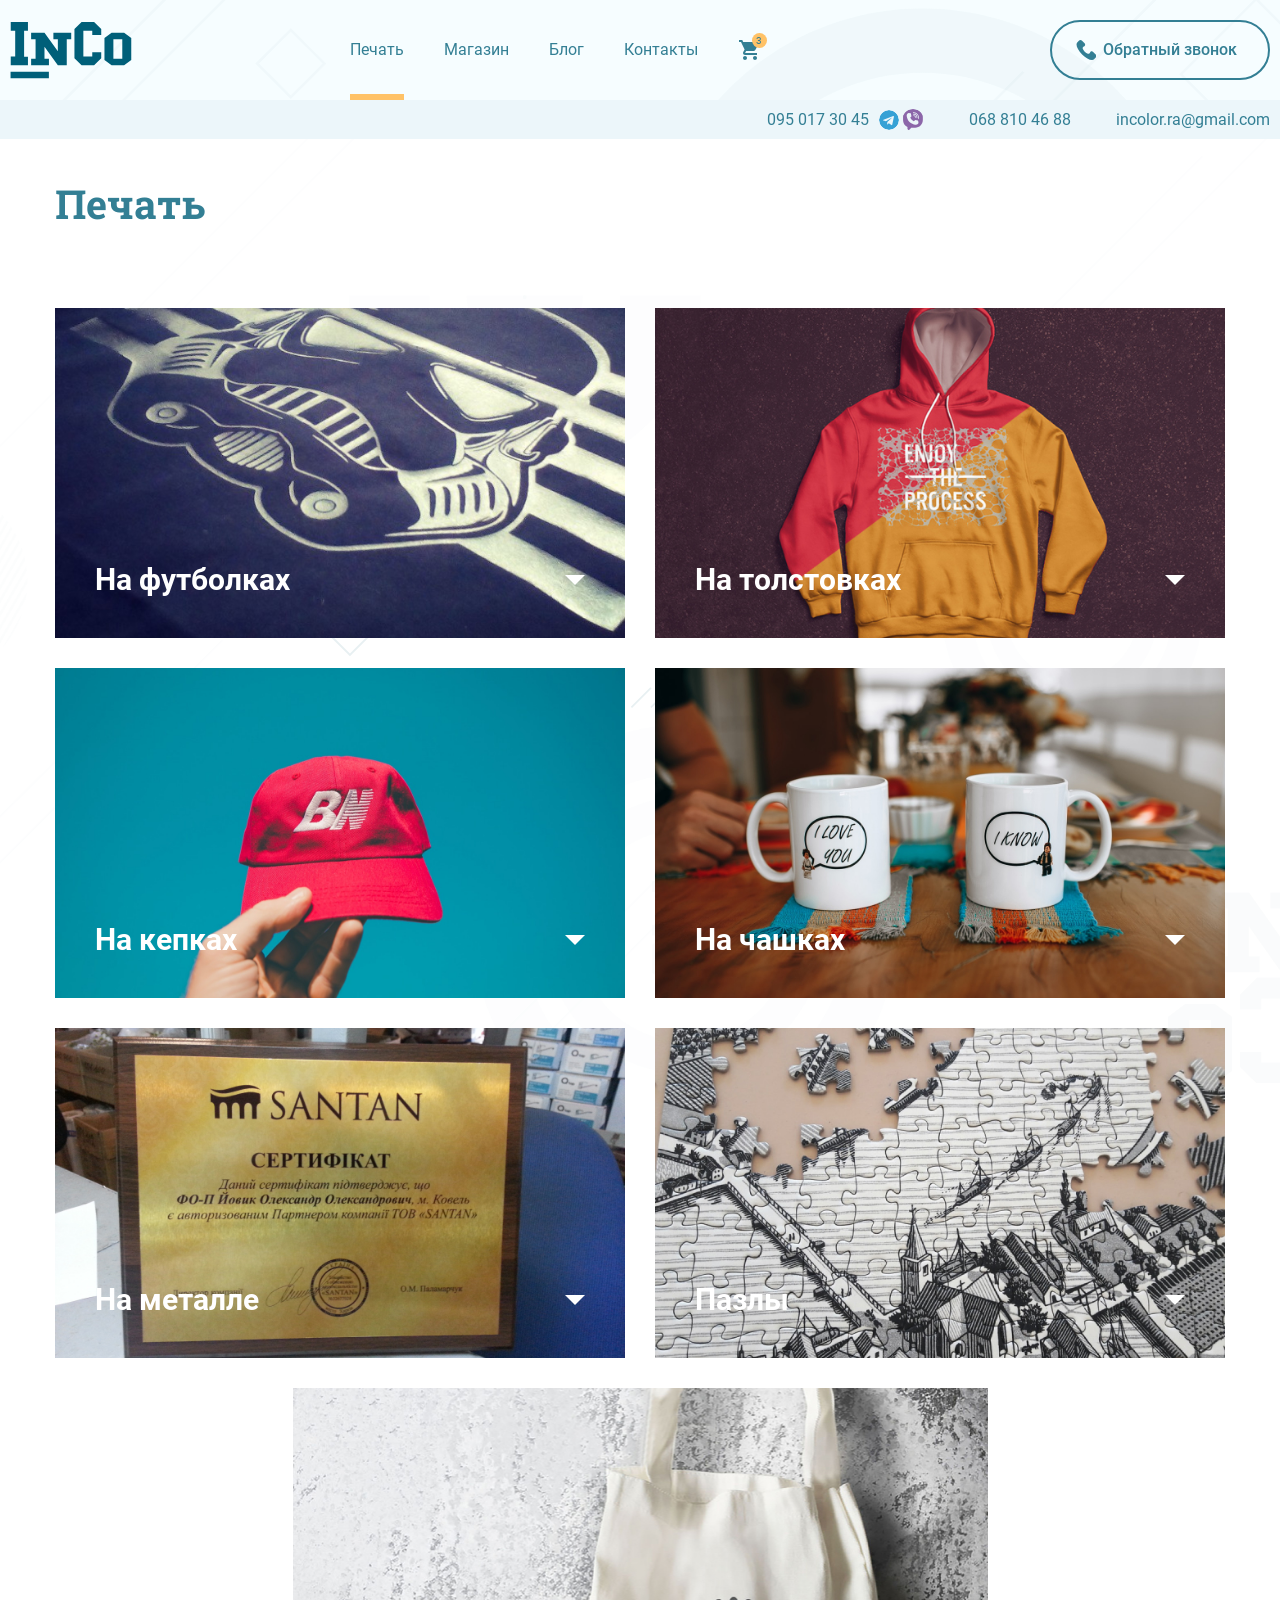
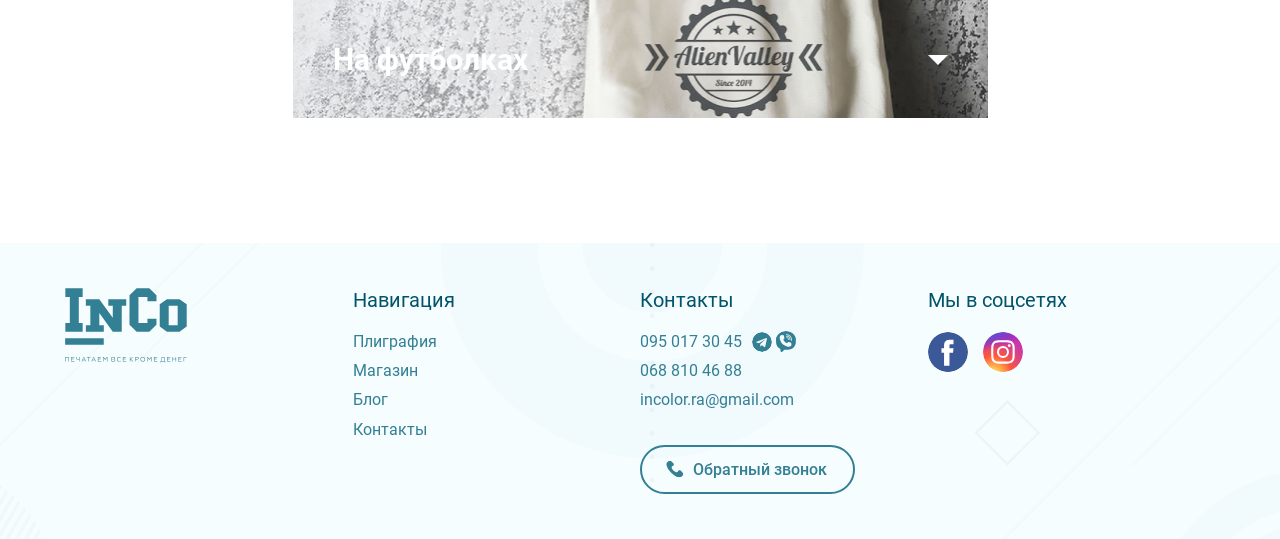
<file: index.html>
<!DOCTYPE html>
<html lang="ru">

<head>
    <meta charset="UTF-8">
    <meta http-equiv="X-UA-Compatible" content="IE=edge">
    <meta name="viewport" content="width=device-width, initial-scale=1.0">
    <title>InColor | Печать</title>
    <link rel="apple-touch-icon" sizes="180x180" href="favicon/apple-touch-icon.png">
    <link rel="icon" type="image/png" sizes="32x32" href="favicon/favicon-32x32.png">
    <link rel="icon" type="image/png" sizes="16x16" href="favicon/favicon-16x16.png">
    <link rel="manifest" href="favicon/site.webmanifest">
    <link rel="mask-icon" href="favicon/safari-pinned-tab.svg" color="#5bbad5">
    <meta name="msapplication-TileColor" content="#da532c">
    <meta name="theme-color" content="#005369">
    <link rel="stylesheet" href="css/style.min.css">
</head>

<body>

<header class="header header__secondary">
    <div class="container header__container">
        <div class="header__inner">
            <ul class="contacts contacts--main">
                <li class="contacts__item">
                    <a class="white-link contacts__link contacts__link--social" href="tel:+380950173045">
                        095 017 30 45
                    </a>
                </li>
                <li class="contacts__item">
                    <a class="white-link contacts__link" href="tel:+380688104688">
                        068 810 46 88
                    </a>
                </li>
                <li class="contacts__item">
                    <a class="white-link contacts__link" href="mailto:incolor.ra@gmail.com">
                        incolor.ra@gmail.com
                    </a>
                </li>
            </ul>
        </div>
        <nav class="header-menu">

            <button class="burger-btn burger-btn--white burger-btn--open" type="button">
                <span class="burger-btn__line burger-btn__line--white"></span>
                <span class="sr-only">Открыть меню</span>
            </button>

            <a class="logo header__logo" href="https://weblashchuk.github.io/inco-main/">
                <img src="images/logo-sm.svg" width="122" height="57" alt="Логотип InColor">
            </a>

            <ul class="menu menu--main">
                <li class="menu__item">
                    <a class="white-link menu__link  menu__link--active" href="https://weblashchuk.github.io/inco-print/">
                        Печать
                    </a>
                </li>
                <li class="menu__item">
                    <a class="white-link menu__link @shopActive" href="https://weblashchuk.github.io/inco-shop/">
                        Магазин
                    </a>
                </li>
                <li class="menu__item">
                    <a class="white-link menu__link @blogActive" href="https://weblashchuk.github.io/inco-blog/">
                        Блог
                    </a>
                </li>
                <li class="menu__item">
                    <a class="white-link menu__link @infoActive" href="https://weblashchuk.github.io/inco-contacts/">
                        Контакты
                    </a>
                </li>
                <li class="menu__item">
                    <a class="cart cart--on" href="https://weblashchuk.github.io/inco-cart/">
                        <span class="cart__count">3</span>
                    </a>
                </li>
            </ul>


            <button class="callback-btn" type="button">Обратный звонок</button>
        </nav>

        <div class="mobile-menu">
            <div class="overlay"></div>
            <ul class="mobile-menu__inner">
                <li class="mobile-menu__item">
                    <button class="burger-btn burger-btn--close burger-btn--white" type="button">
                        <span class="sr-only">Закрыть меню</span>
                    </button>
                    <a class="logo mobile-menu__logo" href="https://weblashchuk.github.io/inco-main/">
                        <img src="images/logo-sm.svg" width="122" height="57" alt="Логотип InColor">
                    </a>
                </li>
                <li class="mobile-menu__item">

                    <ul class="menu menu--mobile">
                        <li class="menu__item">
                            <a class="white-link menu__link--mobile menu__link--active" href="https://weblashchuk.github.io/inco-print/">
                                Печать
                            </a>
                        </li>
                        <li class="menu__item">
                            <a class="white-link menu__link--mobile @shopActive" href="https://weblashchuk.github.io/inco-shop/">
                                Магазин
                            </a>
                        </li>
                        <li class="menu__item">
                            <a class="white-link menu__link--mobile @blogActive" href="https://weblashchuk.github.io/inco-blog/">
                                Блог
                            </a>
                        </li>
                        <li class="menu__item">
                            <a class="white-link menu__link--mobile @infoActive" href="https://weblashchuk.github.io/inco-contacts/">
                                Контакты
                            </a>
                        </li>
                        <li class="menu__item">
                            <a class="white-link menu__link--mobile @basketActive" href="https://weblashchuk.github.io/inco-cart/">
                                Корзина
                            </a>
                        </li>
                    </ul>

                </li>
                <li class="mobile-menu__item">

                    <ul class="contacts mobile-menu__contacts">
                        <li class="contacts__item">
                            <a class="white-link contacts__link contacts__link contacts__link--social" href="tel:+380950173045">
                                095 017 30 45
                            </a>
                        </li>
                        <li class="contacts__item">
                            <a class="white-link contacts__link contacts__link" href="tel:+380688104688">
                                068 810 46 88
                            </a>
                        </li>
                        <li class="contacts__item">
                            <a class="white-link contacts__link contacts__link" href="mailto:incolor.ra@gmail.com">
                                incolor.ra@gmail.com
                            </a>
                        </li>
                    </ul>

                </li>
            </ul>
        </div>
    </div>
</header>

<main class="main main--secondary-bg">

    <section class="section print">
    <div class="container print__container">
        <h1 class="title">Печать</h1>
        <ul class="print__wrapper">
            <li class="print__item print__item--tab" id="shirt">
                <div class="print__img">
                    <img src="images/print/t-shirts.jpg" width="695" height="430" alt="Синяя футболка с принтом">
                </div>
                <button class="print__btn">На футболках</button>
            </li>
            <li class="print__item print__item--tab" id="sweatshirt">
                <div class="print__img">
                    <img src="images/print/sweetshirt.jpg" width="695" height="430" alt="Синяя футболка с принтом">
                </div>
                <button class="print__btn">На толстовках</button>
            </li>
            <li class="print__item print__item--t-shirt">
                <form class="print-menu print-menu--left" action="#">

                    <ul class="print-menu__list">
                        <li class="print-menu__item print-menu__item--type">
                            <h2 class="print-menu__title">На чем печать</h2>

                            <ul class="print-menu__filter-list print-menu__filter-list--type">
                                <li class="print-menu__filter-item print-menu__filter-item--cloth">
                                    <input class="print-menu__checkbox" type="radio" id="t-shirt" name="cloth"
                                        value="t-shirt" checked>
                                    <label class="print-menu__label print-menu__label--t-shirt print-menu__label--cloth"
                                        for="t-shirt">Нa футболках</label>
                                </li>
                                <li class="print-menu__filter-item print-menu__filter-item--cloth">
                                    <input class="print-menu__checkbox" type="radio" id="polo" name="cloth"
                                        value="polo">
                                    <label class="print-menu__label print-menu__label--polo print-menu__label--cloth"
                                        for="polo">Нa поло</label>
                                </li>
                                <li class="print-menu__filter-item print-menu__filter-item--cloth">
                                    <input class="print-menu__checkbox" type="radio" id="long-sleeve" name="cloth"
                                        value="long-sleeve">
                                    <label
                                        class="print-menu__label print-menu__label--long-sleeve print-menu__label--cloth"
                                        for="long-sleeve">На лонгсливах</label>
                                </li>
                                <li class="print-menu__filter-item print-menu__filter-item--cloth">
                                    <input class="print-menu__checkbox" type="radio" id="sport-shirt" name="cloth"
                                        value="sport-shirt">
                                    <label class="print-menu__label print-menu__label--t-shirt print-menu__label--cloth"
                                        for="sport-shirt">Футболки спорт</label>
                                </li>
                            </ul>

                        </li>
                        <li class="print-menu__item">
                            <h2 class="print-menu__title">Пол</h2>

                            <ul class="print-menu__filter-list" id="gender">
                                <li class="print-menu__filter-item">
                                    <input class="print-menu__checkbox" type="radio" id="man" name="gender" value="man">
                                    <label class="print-menu__label" for="man">Мужской</label>
                                </li>
                                <li class="print-menu__filter-item">
                                    <input class="print-menu__checkbox" type="radio" id="woman" name="gender"
                                        value="woman">
                                    <label class="print-menu__label" for="woman">Женский</label>
                                </li>
                                <li class="print-menu__filter-item">
                                    <input class="print-menu__checkbox" type="radio" id="unisex" name="gender"
                                        value="unisex">
                                    <label class="print-menu__label" for="unisex">Унисекс</label>
                                </li>
                                <li class="print-menu__filter-item print-menu__filter-item--kids">
                                    <input class="print-menu__checkbox" type="radio" id="kids" name="gender"
                                        value="kids">
                                    <label class="print-menu__label print-menu__label--size" for="kids">Детский</label>
                                    <div class="print-menu__size">
                                        <table class="dimension">
                                            <tr>
                                                <th class="dimension__header">
                                                    <span>Возраст</span>
                                                    <span>(рост)</span>
                                                </th>
                                                <th class="dimension__header">
                                                    <span>3-4</span>
                                                    <span>(104)</span>

                                                </th>
                                                <th class="dimension__header">
                                                    <span>5-6</span>
                                                    <span>(116)</span>

                                                </th>
                                                <th class="dimension__header">
                                                    <span>7-8</span>
                                                    <span>(128)</span>

                                                </th>
                                                <th class="dimension__header">
                                                    <span>9-11</span>
                                                    <span>(140)</span>

                                                </th>
                                                <th class="dimension__header">
                                                    <span>12-14</span>
                                                    <span>(152)</span>
                                                </th>
                                            </tr>
                                            <tr>
                                                <td>Ширина</td>
                                                <td>32</td>
                                                <td>35</td>
                                                <td>38</td>
                                                <td>41</td>
                                                <td>43</td>
                                            </tr>
                                            <tr>
                                                <td>Длинна</td>
                                                <td>44</td>
                                                <td>49</td>
                                                <td>52</td>
                                                <td>58</td>
                                                <td>61</td>
                                            </tr>
                                            <tr>
                                                <td colspan="6">
                                                    <span class="dimension__info">
                                                        Реальные размеры могут отклоняться от указанных в допустимых
                                                        пределах
                                                    </span>
                                                </td>
                                            </tr>
                                        </table>
                                    </div>
                                </li>

                                <li class="print-menu__filter-item print-menu__filter-item--dimension">
                                    <span class="print-menu__caption print-menu__caption--size">
                                        Показать размерную сетку
                                    </span>
                                    <div class="print-menu__size">
                                        <table class="dimension">
                                            <tr>
                                                <th class="dimension__header">
                                                    <span>Возраст</span>
                                                    <span>(рост)</span>
                                                </th>
                                                <th class="dimension__header">
                                                    <span>3-4</span>
                                                    <span>(104)</span>

                                                </th>
                                                <th class="dimension__header">
                                                    <span>5-6</span>
                                                    <span>(116)</span>

                                                </th>
                                                <th class="dimension__header">
                                                    <span>7-8</span>
                                                    <span>(128)</span>

                                                </th>
                                                <th class="dimension__header">
                                                    <span>9-11</span>
                                                    <span>(140)</span>

                                                </th>
                                                <th class="dimension__header">
                                                    <span>12-14</span>
                                                    <span>(152)</span>
                                                </th>
                                            </tr>
                                            <tr>
                                                <td>Ширина</td>
                                                <td>32</td>
                                                <td>35</td>
                                                <td>38</td>
                                                <td>41</td>
                                                <td>43</td>
                                            </tr>
                                            <tr>
                                                <td>Длинна</td>
                                                <td>44</td>
                                                <td>49</td>
                                                <td>52</td>
                                                <td>58</td>
                                                <td>61</td>
                                            </tr>
                                            <tr>
                                                <td colspan="6">
                                                    <span class="dimension__info">
                                                        Реальные размеры могут отклоняться от указанных в допустимых
                                                        пределах
                                                    </span>
                                                </td>
                                            </tr>
                                        </table>
                                    </div>
                                </li>
                            </ul>
                            <h2 class="print-menu__title">Размер печати</h2>

                            <ul class="print-menu__filter-list print-menu__filter-list--size">
                                <li class=" print-menu__filter-item">
                                    <input class="print-menu__checkbox" type="radio" id="a3" name="forward-size"
                                        value="a3">
                                    <label class="print-menu__label" for="a3">a3</label>
                                </li>
                                <li class="print-menu__filter-item">
                                    <input class="print-menu__checkbox" type="radio" id="a4" name="forward-size"
                                        value="a4">
                                    <label class="print-menu__label" for="a4">a4</label>
                                </li>
                                <li class="print-menu__filter-item">
                                    <input class="print-menu__checkbox" type="radio" id="a5" name="forward-size"
                                        value="a5" checked>
                                    <label class="print-menu__label" for="a5">a5</label>
                                </li>
                                <li class="print-menu__filter-item">
                                    <input class="print-menu__checkbox" type="radio" id="a6" name="forward-size"
                                        value="a6">
                                    <label class="print-menu__label" for="a6">a6</label>
                                </li>
                            </ul>

                            <div class="print-menu__container">
                                <input class="print-menu__check" type="checkbox" id="add-size" name="add-size" checked>
                                <label class="print-menu__check-label" for="add-size">Добавить печать сзади</label>
                            </div>

                            <h2 class="print-menu__title print-menu__title--small">Размер печати сзади</h2>

                            <ul class="print-menu__filter-list print-menu__filter-list--active">
                                <li class="print-menu__filter-item">
                                    <input class="print-menu__checkbox" type="radio" id="a3b" name="backward-size"
                                        value="a3b">
                                    <label class="print-menu__label" for="a3b">a3</label>
                                </li>
                                <li class="print-menu__filter-item">
                                    <input class="print-menu__checkbox" type="radio" id="a4b" name="backward-size"
                                        value="a4b">
                                    <label class="print-menu__label" for="a4b">a4</label>
                                </li>
                                <li class="print-menu__filter-item">
                                    <input class="print-menu__checkbox" type="radio" id="a5b" name="backward-size"
                                        value="a5b" checked>
                                    <label class="print-menu__label" for="a5b">a5</label>
                                </li>
                                <li class="print-menu__filter-item">
                                    <input class="print-menu__checkbox" type="radio" id="a6b" name="backward-size"
                                        value="a6b">
                                    <label class="print-menu__label" for="a6b">a6</label>
                                </li>
                            </ul>
                        </li>
                        <li class="print-menu__item">
                            <h2 class="print-menu__title">Цвет футболки</h2>
                            <div class="print-menu__colors-container">
                                <figure class="print-menu__cloth">
                                    <img src="images/print/print-menu.jpg" width="126" height="145"
                                        alt="Пробник цвета футболки">
                                    <figcaption class="print-menu__caption print-menu__caption--color">Описание
                                    </figcaption>
                                </figure>

                                <ul class="print-menu__colors">
                                    <li class="print-menu__colors-item">
                                        <input class="print-menu__checkbox" type="radio" id="wh" name="color"
                                            value="wh">
                                        <label class="print-menu__label-color print-menu__label-color--wh"
                                            for="wh">wh</label>
                                    </li>
                                    <li class="print-menu__colors-item">
                                        <input class="print-menu__checkbox" type="radio" id="bg" name="color"
                                            value="bg">
                                        <label class="print-menu__label-color print-menu__label-color--bg"
                                            for="bg">bg</label>
                                    </li>
                                    <li class="print-menu__colors-item">
                                        <input class="print-menu__checkbox" type="radio" id="bk" name="color"
                                            value="bk">
                                        <label class="print-menu__label-color print-menu__label-color--bk"
                                            for="bk">bk</label>
                                    </li>
                                    <li class="print-menu__colors-item">
                                        <input class="print-menu__checkbox" type="radio" id="gf" name="color"
                                            value="gf">
                                        <label class="print-menu__label-color print-menu__label-color--gf"
                                            for="gf">gf</label>
                                    </li>
                                    <li class="print-menu__colors-item">
                                        <input class="print-menu__checkbox" type="radio" id="bu" name="color"
                                            value="bu">
                                        <label class="print-menu__label-color print-menu__label-color--bu"
                                            for="bu">bu</label>
                                    </li>
                                    <li class="print-menu__colors-item">
                                        <input class="print-menu__checkbox" type="radio" id="fu" name="color"
                                            value="fu">
                                        <label class="print-menu__label-color print-menu__label-color--fu"
                                            for="fu">fu</label>
                                    </li>
                                    <li class="print-menu__colors-item">
                                        <input class="print-menu__checkbox" type="radio" id="rd" name="color"
                                            value="rd">
                                        <label class="print-menu__label-color print-menu__label-color--rd"
                                            for="rd">rd</label>
                                    </li>
                                    <li class="print-menu__colors-item">
                                        <input class="print-menu__checkbox" type="radio" id="or" name="color"
                                            value="or">
                                        <label class="print-menu__label-color print-menu__label-color--or"
                                            for="or">or</label>
                                    </li>
                                    <li class="print-menu__colors-item">
                                        <input class="print-menu__checkbox" type="radio" id="sa" name="color" value="sa"
                                            checked>
                                        <label class="print-menu__label-color print-menu__label-color--sa"
                                            for="sa">sa</label>
                                    </li>
                                    <li class="print-menu__colors-item">
                                        <input class="print-menu__checkbox" type="radio" id="lm" name="color"
                                            value="lm">
                                        <label class="print-menu__label-color print-menu__label-color--lm"
                                            for="lm">lm</label>
                                    </li>
                                    <li class="print-menu__colors-item">
                                        <input class="print-menu__checkbox" type="radio" id="kg" name="color"
                                            value="kg">
                                        <label class="print-menu__label-color print-menu__label-color--kg"
                                            for="kg">kg</label>
                                    </li>
                                    <li class="print-menu__colors-item">
                                        <input class="print-menu__checkbox" type="radio" id="bg-g" name="color"
                                            value="bg-g">
                                        <label
                                            class="print-menu__label-color print-menu__label-color--bg-g print-menu__label--color"
                                            for="bg-g">bg</label>
                                    </li>
                                    <li class="print-menu__colors-item">
                                        <input class="print-menu__checkbox" type="radio" id="sk" name="color"
                                            value="sk">
                                        <label class="print-menu__label-color print-menu__label-color--sk"
                                            for="sk">sk</label>
                                    </li>
                                    <li class="print-menu__colors-item">
                                        <input class="print-menu__checkbox" type="radio" id="rb" name="color"
                                            value="rb">
                                        <label class="print-menu__label-color print-menu__label-color--rb"
                                            for="rb">rb</label>
                                    </li>
                                    <li class="print-menu__colors-item">
                                        <input class="print-menu__checkbox" type="radio" id="pu" name="color"
                                            value="pu">
                                        <label class="print-menu__label-color print-menu__label-color--pu"
                                            for="pu">pu</label>
                                    </li>
                                    <li class="print-menu__colors-item">
                                        <input class="print-menu__checkbox" type="radio" id="nv" name="color"
                                            value="nv">
                                        <label class="print-menu__label-color print-menu__label-color--nv"
                                            for="nv">nv</label>
                                    </li>
                                    <li class="print-menu__colors-item">
                                        <input class="print-menu__checkbox" type="radio" id="tu" name="color"
                                            value="tu">
                                        <label class="print-menu__label-color print-menu__label-color--tu"
                                            for="tu">tu</label>
                                    </li>
                                    <li class="print-menu__colors-item">
                                        <input class="print-menu__checkbox" type="radio" id="sy" name="color"
                                            value="sy">
                                        <label class="print-menu__label-color print-menu__label-color--sy"
                                            for="sy">sy</label>
                                    </li>
                                    <li class="print-menu__colors-item">
                                        <input class="print-menu__checkbox" type="radio" id="ch" name="color"
                                            value="ch">
                                        <label class="print-menu__label-color print-menu__label-color--ch"
                                            for="ch">ch</label>
                                    </li>
                                </ul>
                            </div>
                            <h2 class="print-menu__title">Технология печати</h2>

                            <ul class="print-menu__filter-list">
                                <li class="print-menu__filter-item">
                                    <input class="print-menu__checkbox" type="radio" id="digital" name="technology"
                                        value="digital">
                                    <label class="print-menu__label" for="digital">Цифровая</label>
                                </li>
                                <li class="print-menu__filter-item">
                                    <input class="print-menu__checkbox" type="radio" id="color-digital"
                                        name="technology" value="color-digital">
                                    <label class="print-menu__label" for="color-digital">Цифровая по цветным
                                        тканям</label>
                                </li>
                                <li class="print-menu__filter-item">
                                    <input class="print-menu__checkbox" type="radio" id="sublime" name="technology"
                                        value="sublime">
                                    <label class="print-menu__label" for="sublime">Сублимация</label>
                                </li>
                                <li class="print-menu__filter-item">
                                    <input class="print-menu__checkbox" type="radio" id="flex" name="technology"
                                        value="flex" checked>
                                    <label class="print-menu__label" for="flex">Флекс</label>
                                </li>
                            </ul>
                            <h2 class="print-menu__title">Тираж</h2>

                            <ul class="print-menu__filter-list">
                                <li class="print-menu__filter-item">
                                    <input class="print-menu__checkbox" type="radio" id="one" name="edition"
                                        value="one">
                                    <label class="print-menu__label" for="one">1</label>
                                </li>
                                <li class="print-menu__filter-item">
                                    <input class="print-menu__checkbox" type="radio" id="five" name="edition"
                                        value="five">
                                    <label class="print-menu__label" for="five">5</label>
                                </li>
                                <li class="print-menu__filter-item">
                                    <input class="print-menu__checkbox" type="radio" id="ten" name="edition"
                                        value="ten">
                                    <label class="print-menu__label" for="ten">10</label>
                                </li>
                                <li class="print-menu__filter-item">
                                    <input class="print-menu__checkbox" type="radio" id="thirty" name="edition"
                                        value="thirty" checked>
                                    <label class="print-menu__label" for="thirty">30</label>
                                </li>
                            </ul>

                        </li>
                    </ul>
                    <div class="print-menu__footer">
                        <span class="print-menu__total">Итого:</span>
                        <span class="print-menu__total-price">1140 грн</span>
                        <a class="main-btn print-menu__main-btn" href="#">Заказать</a>
                    </div>
                </form>
            </li>
            <li class="print__item print__item--sweatshirt">
                <form class="print-menu print-menu--right" action="#">

                    <ul class="print-menu__list">
                        <li class="print-menu__item print-menu__item--type">
                            <h2 class="print-menu__title">На чем печать</h2>

                            <ul class="print-menu__filter-list print-menu__filter-list--type">
                                <li class="print-menu__filter-item print-menu__filter-item--cloth">
                                    <input class="print-menu__checkbox" type="radio" id="t-shirt1" name="cloth" value="t-shirt"
                                        checked>
                                    <label class="print-menu__label print-menu__label--t-shirt print-menu__label--cloth"
                                        for="t-shirt1">Нa футболках</label>
                                </li>
                                <li class="print-menu__filter-item print-menu__filter-item--cloth">
                                    <input class="print-menu__checkbox" type="radio" id="polo1" name="cloth" value="polo">
                                    <label class="print-menu__label print-menu__label--polo print-menu__label--cloth"
                                        for="polo1">Нa поло</label>
                                </li>
                                <li class="print-menu__filter-item print-menu__filter-item--cloth">
                                    <input class="print-menu__checkbox" type="radio" id="long-sleeve1" name="cloth"
                                        value="long-sleeve">
                                    <label
                                        class="print-menu__label print-menu__label--long-sleeve print-menu__label--cloth"
                                        for="long-sleeve1">На лонгсливах</label>
                                </li>
                                <li class="print-menu__filter-item print-menu__filter-item--cloth">
                                    <input class="print-menu__checkbox" type="radio" id="sport-shirt1" name="cloth"
                                        value="sport-shirt">
                                    <label class="print-menu__label print-menu__label--t-shirt print-menu__label--cloth"
                                        for="sport-shirt1">Футболки спорт</label>
                                </li>
                            </ul>

                        </li>
                        <li class="print-menu__item">
                            <h2 class="print-menu__title">Пол</h2>

                            <ul class="print-menu__filter-list" id="gender">
                                <li class="print-menu__filter-item">
                                    <input class="print-menu__checkbox" type="radio" id="man1" name="gender" value="man">
                                    <label class="print-menu__label" for="man1">Мужской</label>
                                </li>
                                <li class="print-menu__filter-item">
                                    <input class="print-menu__checkbox" type="radio" id="woman1" name="gender"
                                        value="woman">
                                    <label class="print-menu__label" for="woman1">Женский</label>
                                </li>
                                <li class="print-menu__filter-item">
                                    <input class="print-menu__checkbox" type="radio" id="unisex1" name="gender"
                                        value="unisex">
                                    <label class="print-menu__label" for="unisex1">Унисекс</label>
                                </li>
                                <li class="print-menu__filter-item print-menu__filter-item--kids">
                                    <input class="print-menu__checkbox" type="radio" id="kids1" name="gender"
                                        value="kids">
                                    <label class="print-menu__label print-menu__label--size" for="kids1">Детский</label>
                                    <div class="print-menu__size print-menu__size--kids">
                                        <table class="dimension">
                                            <tr>
                                                <th class="dimension__header">
                                                    <span>Возраст</span>
                                                    <span>(рост)</span>
                                                </th>
                                                <th class="dimension__header">
                                                    <span>3-4</span>
                                                    <span>(104)</span>

                                                </th>
                                                <th class="dimension__header">
                                                    <span>5-6</span>
                                                    <span>(116)</span>

                                                </th>
                                                <th class="dimension__header">
                                                    <span>7-8</span>
                                                    <span>(128)</span>

                                                </th>
                                                <th class="dimension__header">
                                                    <span>9-11</span>
                                                    <span>(140)</span>

                                                </th>
                                                <th class="dimension__header">
                                                    <span>12-14</span>
                                                    <span>(152)</span>
                                                </th>
                                            </tr>
                                            <tr>
                                                <td>Ширина</td>
                                                <td>32</td>
                                                <td>35</td>
                                                <td>38</td>
                                                <td>41</td>
                                                <td>43</td>
                                            </tr>
                                            <tr>
                                                <td>Длинна</td>
                                                <td>44</td>
                                                <td>49</td>
                                                <td>52</td>
                                                <td>58</td>
                                                <td>61</td>
                                            </tr>
                                            <tr>
                                                <td colspan="6">
                                                    <span class="dimension__info">
                                                        Реальные размеры могут отклоняться от указанных в допустимых
                                                        пределах
                                                    </span>
                                                </td>
                                            </tr>
                                        </table>
                                    </div>
                                </li>

                                <li class="print-menu__filter-item print-menu__filter-item--dimension">
                                    <span class="print-menu__caption print-menu__caption--size">
                                        Показать размерную сетку
                                    </span>
                                    <div class="print-menu__size">
                                        <table class="dimension">
                                            <tr>
                                                <th class="dimension__header">
                                                    <span>Возраст</span>
                                                    <span>(рост)</span>
                                                </th>
                                                <th class="dimension__header">
                                                    <span>3-4</span>
                                                    <span>(104)</span>

                                                </th>
                                                <th class="dimension__header">
                                                    <span>5-6</span>
                                                    <span>(116)</span>

                                                </th>
                                                <th class="dimension__header">
                                                    <span>7-8</span>
                                                    <span>(128)</span>

                                                </th>
                                                <th class="dimension__header">
                                                    <span>9-11</span>
                                                    <span>(140)</span>

                                                </th>
                                                <th class="dimension__header">
                                                    <span>12-14</span>
                                                    <span>(152)</span>
                                                </th>
                                            </tr>
                                            <tr>
                                                <td>Ширина</td>
                                                <td>32</td>
                                                <td>35</td>
                                                <td>38</td>
                                                <td>41</td>
                                                <td>43</td>
                                            </tr>
                                            <tr>
                                                <td>Длинна</td>
                                                <td>44</td>
                                                <td>49</td>
                                                <td>52</td>
                                                <td>58</td>
                                                <td>61</td>
                                            </tr>
                                            <tr>
                                                <td colspan="6">
                                                    <span class="dimension__info">
                                                        Реальные размеры могут отклоняться от указанных в допустимых
                                                        пределах
                                                    </span>
                                                </td>
                                            </tr>
                                        </table>
                                    </div>
                                </li>
                            </ul>
                            <h2 class="print-menu__title">Размер печати</h2>

                            <ul class="print-menu__filter-list print-menu__filter-list--size">
                                <li class=" print-menu__filter-item">
                                    <input class="print-menu__checkbox" type="radio" id="a31" name="forward-size"
                                        value="a3">
                                    <label class="print-menu__label" for="a31">a3</label>
                                </li>
                                <li class="print-menu__filter-item">
                                    <input class="print-menu__checkbox" type="radio" id="a41" name="forward-size"
                                        value="a4">
                                    <label class="print-menu__label" for="a41">a4</label>
                                </li>
                                <li class="print-menu__filter-item">
                                    <input class="print-menu__checkbox" type="radio" id="a51" name="forward-size"
                                        value="a5" checked>
                                    <label class="print-menu__label" for="a51">a5</label>
                                </li>
                                <li class="print-menu__filter-item">
                                    <input class="print-menu__checkbox" type="radio" id="a61" name="forward-size"
                                        value="a6">
                                    <label class="print-menu__label" for="a61">a6</label>
                                </li>
                            </ul>

                            <div class="print-menu__container">
                                <input class="print-menu__check" type="checkbox" id="add-size1" name="add-size" checked>
                                <label class="print-menu__check-label" for="add-size1">Добавить печать сзади</label>
                            </div>

                            <h2 class="print-menu__title print-menu__title--small">Размер печати сзади</h2>

                            <ul class="print-menu__filter-list print-menu__filter-list--active">
                                <li class="print-menu__filter-item">
                                    <input class="print-menu__checkbox" type="radio" id="a3b1" name="backward-size"
                                        value="a3b">
                                    <label class="print-menu__label" for="a3b1">a3</label>
                                </li>
                                <li class="print-menu__filter-item">
                                    <input class="print-menu__checkbox" type="radio" id="a4b1" name="backward-size"
                                        value="a4b">
                                    <label class="print-menu__label" for="a4b1">a4</label>
                                </li>
                                <li class="print-menu__filter-item">
                                    <input class="print-menu__checkbox" type="radio" id="a5b1" name="backward-size"
                                        value="a5b" checked>
                                    <label class="print-menu__label" for="a5b1">a5</label>
                                </li>
                                <li class="print-menu__filter-item">
                                    <input class="print-menu__checkbox" type="radio" id="a6b1" name="backward-size"
                                        value="a6b">
                                    <label class="print-menu__label" for="a6b1">a6</label>
                                </li>
                            </ul>
                        </li>
                        <li class="print-menu__item">
                            <h2 class="print-menu__title">Цвет футболки</h2>
                            <div class="print-menu__colors-container">
                                <figure class="print-menu__cloth">
                                    <img src="images/print/print-menu.jpg" width="126" height="145"
                                        alt="Пробник цвета футболки">
                                    <figcaption class="print-menu__caption print-menu__caption--color">Описание
                                    </figcaption>
                                </figure>

                                <ul class="print-menu__colors">
                                    <li class="print-menu__colors-item">
                                        <input class="print-menu__checkbox" type="radio" id="wh1" name="color"
                                            value="wh">
                                        <label class="print-menu__label-color print-menu__label-color--wh"
                                            for="wh1">wh</label>
                                    </li>
                                    <li class="print-menu__colors-item">
                                        <input class="print-menu__checkbox" type="radio" id="bg1" name="color"
                                            value="bg">
                                        <label class="print-menu__label-color print-menu__label-color--bg"
                                            for="bg1">bg</label>
                                    </li>
                                    <li class="print-menu__colors-item">
                                        <input class="print-menu__checkbox" type="radio" id="bk1" name="color"
                                            value="bk">
                                        <label class="print-menu__label-color print-menu__label-color--bk"
                                            for="bk1">bk</label>
                                    </li>
                                    <li class="print-menu__colors-item">
                                        <input class="print-menu__checkbox" type="radio" id="gf1" name="color"
                                            value="gf">
                                        <label class="print-menu__label-color print-menu__label-color--gf"
                                            for="gf1">gf</label>
                                    </li>
                                    <li class="print-menu__colors-item">
                                        <input class="print-menu__checkbox" type="radio" id="bu1" name="color"
                                            value="bu">
                                        <label class="print-menu__label-color print-menu__label-color--bu"
                                            for="bu1">bu</label>
                                    </li>
                                    <li class="print-menu__colors-item">
                                        <input class="print-menu__checkbox" type="radio" id="fu1" name="color"
                                            value="fu">
                                        <label class="print-menu__label-color print-menu__label-color--fu"
                                            for="fu1">fu</label>
                                    </li>
                                    <li class="print-menu__colors-item">
                                        <input class="print-menu__checkbox" type="radio" id="rd1" name="color"
                                            value="rd">
                                        <label class="print-menu__label-color print-menu__label-color--rd"
                                            for="rd1">rd</label>
                                    </li>
                                    <li class="print-menu__colors-item">
                                        <input class="print-menu__checkbox" type="radio" id="or1" name="color"
                                            value="or">
                                        <label class="print-menu__label-color print-menu__label-color--or"
                                            for="or1">or</label>
                                    </li>
                                    <li class="print-menu__colors-item">
                                        <input class="print-menu__checkbox" type="radio" id="sa1" name="color" value="sa"
                                            checked>
                                        <label class="print-menu__label-color print-menu__label-color--sa"
                                            for="sa1">sa</label>
                                    </li>
                                    <li class="print-menu__colors-item">
                                        <input class="print-menu__checkbox" type="radio" id="lm1" name="color"
                                            value="lm">
                                        <label class="print-menu__label-color print-menu__label-color--lm"
                                            for="lm1">lm</label>
                                    </li>
                                    <li class="print-menu__colors-item">
                                        <input class="print-menu__checkbox" type="radio" id="kg1" name="color"
                                            value="kg">
                                        <label class="print-menu__label-color print-menu__label-color--kg"
                                            for="kg1">kg</label>
                                    </li>
                                    <li class="print-menu__colors-item">
                                        <input class="print-menu__checkbox" type="radio" id="bg-g1" name="color"
                                            value="bg-g">
                                        <label
                                            class="print-menu__label-color print-menu__label-color--bg-g print-menu__label--color"
                                            for="bg-g1">bg</label>
                                    </li>
                                    <li class="print-menu__colors-item">
                                        <input class="print-menu__checkbox" type="radio" id="sk1" name="color"
                                            value="sk">
                                        <label class="print-menu__label-color print-menu__label-color--sk"
                                            for="sk1">sk</label>
                                    </li>
                                    <li class="print-menu__colors-item">
                                        <input class="print-menu__checkbox" type="radio" id="rb1" name="color"
                                            value="rb">
                                        <label class="print-menu__label-color print-menu__label-color--rb"
                                            for="rb1">rb</label>
                                    </li>
                                    <li class="print-menu__colors-item">
                                        <input class="print-menu__checkbox" type="radio" id="pu1" name="color"
                                            value="pu">
                                        <label class="print-menu__label-color print-menu__label-color--pu"
                                            for="pu1">pu</label>
                                    </li>
                                    <li class="print-menu__colors-item">
                                        <input class="print-menu__checkbox" type="radio" id="nv1" name="color"
                                            value="nv">
                                        <label class="print-menu__label-color print-menu__label-color--nv"
                                            for="nv1">nv</label>
                                    </li>
                                    <li class="print-menu__colors-item">
                                        <input class="print-menu__checkbox" type="radio" id="tu1" name="color"
                                            value="tu">
                                        <label class="print-menu__label-color print-menu__label-color--tu"
                                            for="tu1">tu</label>
                                    </li>
                                    <li class="print-menu__colors-item">
                                        <input class="print-menu__checkbox" type="radio" id="sy1" name="color"
                                            value="sy">
                                        <label class="print-menu__label-color print-menu__label-color--sy"
                                            for="sy1">sy</label>
                                    </li>
                                    <li class="print-menu__colors-item">
                                        <input class="print-menu__checkbox" type="radio" id="ch1" name="color"
                                            value="ch">
                                        <label class="print-menu__label-color print-menu__label-color--ch"
                                            for="ch1">ch</label>
                                    </li>
                                </ul>
                            </div>
                            <h2 class="print-menu__title">Технология печати</h2>

                            <ul class="print-menu__filter-list">
                                <li class="print-menu__filter-item">
                                    <input class="print-menu__checkbox" type="radio" id="digital1" name="technology"
                                        value="digital">
                                    <label class="print-menu__label" for="digital1">Цифровая</label>
                                </li>
                                <li class="print-menu__filter-item">
                                    <input class="print-menu__checkbox" type="radio" id="color-digital1"
                                        name="technology" value="color-digital">
                                    <label class="print-menu__label" for="color-digital1">Цифровая по цветным
                                        тканям</label>
                                </li>
                                <li class="print-menu__filter-item">
                                    <input class="print-menu__checkbox" type="radio" id="sublime1" name="technology"
                                        value="sublime">
                                    <label class="print-menu__label" for="sublime1">Сублимация</label>
                                </li>
                                <li class="print-menu__filter-item">
                                    <input class="print-menu__checkbox" type="radio" id="flex1" name="technology"
                                        value="flex" checked>
                                    <label class="print-menu__label" for="flex1">Флекс</label>
                                </li>
                            </ul>
                            <h2 class="print-menu__title">Тираж</h2>

                            <ul class="print-menu__filter-list">
                                <li class="print-menu__filter-item">
                                    <input class="print-menu__checkbox" type="radio" id="one1" name="edition"
                                        value="one">
                                    <label class="print-menu__label" for="one1">1</label>
                                </li>
                                <li class="print-menu__filter-item">
                                    <input class="print-menu__checkbox" type="radio" id="five1" name="edition"
                                        value="five">
                                    <label class="print-menu__label" for="five1">5</label>
                                </li>
                                <li class="print-menu__filter-item">
                                    <input class="print-menu__checkbox" type="radio" id="ten1" name="edition"
                                        value="ten">
                                    <label class="print-menu__label" for="ten1">10</label>
                                </li>
                                <li class="print-menu__filter-item">
                                    <input class="print-menu__checkbox" type="radio" id="thirty1" name="edition"
                                        value="thirty" checked>
                                    <label class="print-menu__label" for="thirty1">30</label>
                                </li>
                            </ul>

                        </li>
                    </ul>
                    <div class="print-menu__footer">
                        <span class="print-menu__total">Итого:</span>
                        <span class="print-menu__total-price">1140 грн</span>
                        <a class="main-btn print-menu__main-btn" href="#">Заказать</a>
                    </div>
                </form>
            </li>
            <li class="print__item print__item--tab" id="caps">
                <div class="print__img">
                    <img src="images/print/caps.jpg" width="695" height="430" alt="Синяя футболка с принтом">
                </div>
                <button class="print__btn">На кепках</button>
            </li>
            <li class="print__item print__item--tab" id="cups">
                <div class="print__img">
                    <img src="images/print/cups.jpg" width="695" height="430" alt="Синяя футболка с принтом">
                </div>
                <button class="print__btn">На чашках</button>
            </li>
            <li class="print__item print__item--caps">
                <form class="print-menu print-menu--left" action="#">

                    <ul class="print-menu__list">
                        <li class="print-menu__item print-menu__item--type">
                            <h2 class="print-menu__title">На чем печать</h2>

                            <ul class="print-menu__filter-list print-menu__filter-list--type">
                                <li class="print-menu__filter-item print-menu__filter-item--cloth">
                                    <input class="print-menu__checkbox" type="radio" id="t-shirt2" name="cloth"
                                        value="t-shirt" checked>
                                    <label class="print-menu__label print-menu__label--t-shirt print-menu__label--cloth"
                                        for="t-shirt2">Нa футболках</label>
                                </li>
                                <li class="print-menu__filter-item print-menu__filter-item--cloth">
                                    <input class="print-menu__checkbox" type="radio" id="polo2" name="cloth"
                                        value="polo">
                                    <label class="print-menu__label print-menu__label--polo print-menu__label--cloth"
                                        for="polo2">Нa поло</label>
                                </li>
                                <li class="print-menu__filter-item print-menu__filter-item--cloth">
                                    <input class="print-menu__checkbox" type="radio" id="long-sleeve2" name="cloth"
                                        value="long-sleeve">
                                    <label
                                        class="print-menu__label print-menu__label--long-sleeve print-menu__label--cloth"
                                        for="long-sleeve2">На лонгсливах</label>
                                </li>
                                <li class="print-menu__filter-item print-menu__filter-item--cloth">
                                    <input class="print-menu__checkbox" type="radio" id="sport-shirt2" name="cloth"
                                        value="sport-shirt">
                                    <label class="print-menu__label print-menu__label--t-shirt print-menu__label--cloth"
                                        for="sport-shirt2">Футболки спорт</label>
                                </li>
                            </ul>

                        </li>
                        <li class="print-menu__item">
                            <h2 class="print-menu__title">Пол</h2>

                            <ul class="print-menu__filter-list" id="gender">
                                <li class="print-menu__filter-item">
                                    <input class="print-menu__checkbox" type="radio" id="man2" name="gender" value="man">
                                    <label class="print-menu__label" for="man2">Мужской</label>
                                </li>
                                <li class="print-menu__filter-item">
                                    <input class="print-menu__checkbox" type="radio" id="woman2" name="gender"
                                        value="woman">
                                    <label class="print-menu__label" for="woman2">Женский</label>
                                </li>
                                <li class="print-menu__filter-item">
                                    <input class="print-menu__checkbox" type="radio" id="unisex2" name="gender"
                                        value="unisex">
                                    <label class="print-menu__label" for="unisex2">Унисекс</label>
                                </li>
                                <li class="print-menu__filter-item print-menu__filter-item--kids">
                                    <input class="print-menu__checkbox" type="radio" id="kids2" name="gender"
                                        value="kids">
                                    <label class="print-menu__label print-menu__label--size" for="kids2">Детский</label>
                                    <div class="print-menu__size">
                                        <table class="dimension">
                                            <tr>
                                                <th class="dimension__header">
                                                    <span>Возраст</span>
                                                    <span>(рост)</span>
                                                </th>
                                                <th class="dimension__header">
                                                    <span>3-4</span>
                                                    <span>(104)</span>

                                                </th>
                                                <th class="dimension__header">
                                                    <span>5-6</span>
                                                    <span>(116)</span>

                                                </th>
                                                <th class="dimension__header">
                                                    <span>7-8</span>
                                                    <span>(128)</span>

                                                </th>
                                                <th class="dimension__header">
                                                    <span>9-11</span>
                                                    <span>(140)</span>

                                                </th>
                                                <th class="dimension__header">
                                                    <span>12-14</span>
                                                    <span>(152)</span>
                                                </th>
                                            </tr>
                                            <tr>
                                                <td>Ширина</td>
                                                <td>32</td>
                                                <td>35</td>
                                                <td>38</td>
                                                <td>41</td>
                                                <td>43</td>
                                            </tr>
                                            <tr>
                                                <td>Длинна</td>
                                                <td>44</td>
                                                <td>49</td>
                                                <td>52</td>
                                                <td>58</td>
                                                <td>61</td>
                                            </tr>
                                            <tr>
                                                <td colspan="6">
                                                    <span class="dimension__info">
                                                        Реальные размеры могут отклоняться от указанных в допустимых
                                                        пределах
                                                    </span>
                                                </td>
                                            </tr>
                                        </table>
                                    </div>
                                </li>

                                <li class="print-menu__filter-item print-menu__filter-item--dimension">
                                    <span class="print-menu__caption print-menu__caption--size">
                                        Показать размерную сетку
                                    </span>
                                    <div class="print-menu__size">
                                        <table class="dimension">
                                            <tr>
                                                <th class="dimension__header">
                                                    <span>Возраст</span>
                                                    <span>(рост)</span>
                                                </th>
                                                <th class="dimension__header">
                                                    <span>3-4</span>
                                                    <span>(104)</span>

                                                </th>
                                                <th class="dimension__header">
                                                    <span>5-6</span>
                                                    <span>(116)</span>

                                                </th>
                                                <th class="dimension__header">
                                                    <span>7-8</span>
                                                    <span>(128)</span>

                                                </th>
                                                <th class="dimension__header">
                                                    <span>9-11</span>
                                                    <span>(140)</span>

                                                </th>
                                                <th class="dimension__header">
                                                    <span>12-14</span>
                                                    <span>(152)</span>
                                                </th>
                                            </tr>
                                            <tr>
                                                <td>Ширина</td>
                                                <td>32</td>
                                                <td>35</td>
                                                <td>38</td>
                                                <td>41</td>
                                                <td>43</td>
                                            </tr>
                                            <tr>
                                                <td>Длинна</td>
                                                <td>44</td>
                                                <td>49</td>
                                                <td>52</td>
                                                <td>58</td>
                                                <td>61</td>
                                            </tr>
                                            <tr>
                                                <td colspan="6">
                                                    <span class="dimension__info">
                                                        Реальные размеры могут отклоняться от указанных в допустимых
                                                        пределах
                                                    </span>
                                                </td>
                                            </tr>
                                        </table>
                                    </div>
                                </li>
                            </ul>
                            <h2 class="print-menu__title">Размер печати</h2>

                            <ul class="print-menu__filter-list print-menu__filter-list--size">
                                <li class=" print-menu__filter-item">
                                    <input class="print-menu__checkbox" type="radio" id="a32" name="forward-size"
                                        value="a3">
                                    <label class="print-menu__label" for="a32">a3</label>
                                </li>
                                <li class="print-menu__filter-item">
                                    <input class="print-menu__checkbox" type="radio" id="a42" name="forward-size"
                                        value="a4">
                                    <label class="print-menu__label" for="a42">a4</label>
                                </li>
                                <li class="print-menu__filter-item">
                                    <input class="print-menu__checkbox" type="radio" id="a52" name="forward-size"
                                        value="a5" checked>
                                    <label class="print-menu__label" for="a52">a5</label>
                                </li>
                                <li class="print-menu__filter-item">
                                    <input class="print-menu__checkbox" type="radio" id="a62" name="forward-size"
                                        value="a6">
                                    <label class="print-menu__label" for="a62">a6</label>
                                </li>
                            </ul>

                            <div class="print-menu__container">
                                <input class="print-menu__check" type="checkbox" id="add-size2" name="add-size" checked>
                                <label class="print-menu__check-label" for="add-size2">Добавить печать сзади</label>
                            </div>

                            <h2 class="print-menu__title print-menu__title--small">Размер печати сзади</h2>

                            <ul class="print-menu__filter-list print-menu__filter-list--active">
                                <li class="print-menu__filter-item">
                                    <input class="print-menu__checkbox" type="radio" id="a3b2" name="backward-size"
                                        value="a3b">
                                    <label class="print-menu__label" for="a3b2">a3</label>
                                </li>
                                <li class="print-menu__filter-item">
                                    <input class="print-menu__checkbox" type="radio" id="a4b2" name="backward-size"
                                        value="a4b">
                                    <label class="print-menu__label" for="a4b2">a4</label>
                                </li>
                                <li class="print-menu__filter-item">
                                    <input class="print-menu__checkbox" type="radio" id="a5b2" name="backward-size"
                                        value="a5b" checked>
                                    <label class="print-menu__label" for="a5b2">a5</label>
                                </li>
                                <li class="print-menu__filter-item">
                                    <input class="print-menu__checkbox" type="radio" id="a6b2" name="backward-size"
                                        value="a6b">
                                    <label class="print-menu__label" for="a6b2">a6</label>
                                </li>
                            </ul>
                        </li>
                        <li class="print-menu__item">
                            <h2 class="print-menu__title">Цвет футболки</h2>
                            <div class="print-menu__colors-container">
                                <figure class="print-menu__cloth">
                                    <img src="images/print/print-menu.jpg" width="126" height="145"
                                        alt="Пробник цвета футболки">
                                    <figcaption class="print-menu__caption print-menu__caption--color">Описание
                                    </figcaption>
                                </figure>

                                <ul class="print-menu__colors">
                                    <li class="print-menu__colors-item">
                                        <input class="print-menu__checkbox" type="radio" id="wh2" name="color"
                                            value="wh">
                                        <label class="print-menu__label-color print-menu__label-color--wh"
                                            for="wh2">wh</label>
                                    </li>
                                    <li class="print-menu__colors-item">
                                        <input class="print-menu__checkbox" type="radio" id="bg2" name="color"
                                            value="bg">
                                        <label class="print-menu__label-color print-menu__label-color--bg"
                                            for="bg2">bg</label>
                                    </li>
                                    <li class="print-menu__colors-item">
                                        <input class="print-menu__checkbox" type="radio" id="bk2" name="color"
                                            value="bk">
                                        <label class="print-menu__label-color print-menu__label-color--bk"
                                            for="bk2">bk</label>
                                    </li>
                                    <li class="print-menu__colors-item">
                                        <input class="print-menu__checkbox" type="radio" id="gf2" name="color"
                                            value="gf">
                                        <label class="print-menu__label-color print-menu__label-color--gf"
                                            for="gf2">gf</label>
                                    </li>
                                    <li class="print-menu__colors-item">
                                        <input class="print-menu__checkbox" type="radio" id="bu2" name="color"
                                            value="bu">
                                        <label class="print-menu__label-color print-menu__label-color--bu"
                                            for="bu2">bu</label>
                                    </li>
                                    <li class="print-menu__colors-item">
                                        <input class="print-menu__checkbox" type="radio" id="fu2" name="color"
                                            value="fu">
                                        <label class="print-menu__label-color print-menu__label-color--fu"
                                            for="fu2">fu</label>
                                    </li>
                                    <li class="print-menu__colors-item">
                                        <input class="print-menu__checkbox" type="radio" id="rd2" name="color"
                                            value="rd">
                                        <label class="print-menu__label-color print-menu__label-color--rd"
                                            for="rd2">rd</label>
                                    </li>
                                    <li class="print-menu__colors-item">
                                        <input class="print-menu__checkbox" type="radio" id="or2" name="color"
                                            value="or">
                                        <label class="print-menu__label-color print-menu__label-color--or"
                                            for="or2">or</label>
                                    </li>
                                    <li class="print-menu__colors-item">
                                        <input class="print-menu__checkbox" type="radio" id="sa2" name="color" value="sa"
                                            checked>
                                        <label class="print-menu__label-color print-menu__label-color--sa"
                                            for="sa2">sa</label>
                                    </li>
                                    <li class="print-menu__colors-item">
                                        <input class="print-menu__checkbox" type="radio" id="lm2" name="color"
                                            value="lm">
                                        <label class="print-menu__label-color print-menu__label-color--lm"
                                            for="lm2">lm</label>
                                    </li>
                                    <li class="print-menu__colors-item">
                                        <input class="print-menu__checkbox" type="radio" id="kg2" name="color"
                                            value="kg">
                                        <label class="print-menu__label-color print-menu__label-color--kg"
                                            for="kg2">kg</label>
                                    </li>
                                    <li class="print-menu__colors-item">
                                        <input class="print-menu__checkbox" type="radio" id="bg-g2" name="color"
                                            value="bg-g">
                                        <label
                                            class="print-menu__label-color print-menu__label-color--bg-g print-menu__label--color"
                                            for="bg-g2">bg</label>
                                    </li>
                                    <li class="print-menu__colors-item">
                                        <input class="print-menu__checkbox" type="radio" id="sk2" name="color"
                                            value="sk">
                                        <label class="print-menu__label-color print-menu__label-color--sk"
                                            for="sk2">sk</label>
                                    </li>
                                    <li class="print-menu__colors-item">
                                        <input class="print-menu__checkbox" type="radio" id="rb2" name="color"
                                            value="rb">
                                        <label class="print-menu__label-color print-menu__label-color--rb"
                                            for="rb2">rb</label>
                                    </li>
                                    <li class="print-menu__colors-item">
                                        <input class="print-menu__checkbox" type="radio" id="pu2" name="color"
                                            value="pu">
                                        <label class="print-menu__label-color print-menu__label-color--pu"
                                            for="pu2">pu</label>
                                    </li>
                                    <li class="print-menu__colors-item">
                                        <input class="print-menu__checkbox" type="radio" id="nv2" name="color"
                                            value="nv">
                                        <label class="print-menu__label-color print-menu__label-color--nv"
                                            for="nv2">nv</label>
                                    </li>
                                    <li class="print-menu__colors-item">
                                        <input class="print-menu__checkbox" type="radio" id="tu2" name="color"
                                            value="tu">
                                        <label class="print-menu__label-color print-menu__label-color--tu"
                                            for="tu2">tu</label>
                                    </li>
                                    <li class="print-menu__colors-item">
                                        <input class="print-menu__checkbox" type="radio" id="sy2" name="color"
                                            value="sy">
                                        <label class="print-menu__label-color print-menu__label-color--sy"
                                            for="sy2">sy</label>
                                    </li>
                                    <li class="print-menu__colors-item">
                                        <input class="print-menu__checkbox" type="radio" id="ch2" name="color"
                                            value="ch">
                                        <label class="print-menu__label-color print-menu__label-color--ch"
                                            for="ch2">ch</label>
                                    </li>
                                </ul>
                            </div>
                            <h2 class="print-menu__title">Технология печати</h2>

                            <ul class="print-menu__filter-list">
                                <li class="print-menu__filter-item">
                                    <input class="print-menu__checkbox" type="radio" id="digital2" name="technology"
                                        value="digital">
                                    <label class="print-menu__label" for="digital2">Цифровая</label>
                                </li>
                                <li class="print-menu__filter-item">
                                    <input class="print-menu__checkbox" type="radio" id="color-digital2"
                                        name="technology" value="color-digital">
                                    <label class="print-menu__label" for="color-digital2">Цифровая по цветным
                                        тканям</label>
                                </li>
                                <li class="print-menu__filter-item">
                                    <input class="print-menu__checkbox" type="radio" id="sublime2" name="technology"
                                        value="sublime">
                                    <label class="print-menu__label" for="sublime2">Сублимация</label>
                                </li>
                                <li class="print-menu__filter-item">
                                    <input class="print-menu__checkbox" type="radio" id="flex2" name="technology"
                                        value="flex" checked>
                                    <label class="print-menu__label" for="flex2">Флекс</label>
                                </li>
                            </ul>
                            <h2 class="print-menu__title">Тираж</h2>

                            <ul class="print-menu__filter-list">
                                <li class="print-menu__filter-item">
                                    <input class="print-menu__checkbox" type="radio" id="one2" name="edition"
                                        value="one">
                                    <label class="print-menu__label" for="one2">1</label>
                                </li>
                                <li class="print-menu__filter-item">
                                    <input class="print-menu__checkbox" type="radio" id="five2" name="edition"
                                        value="five">
                                    <label class="print-menu__label" for="five2">5</label>
                                </li>
                                <li class="print-menu__filter-item">
                                    <input class="print-menu__checkbox" type="radio" id="ten2" name="edition"
                                        value="ten">
                                    <label class="print-menu__label" for="ten2">10</label>
                                </li>
                                <li class="print-menu__filter-item">
                                    <input class="print-menu__checkbox" type="radio" id="thirty2" name="edition"
                                        value="thirty" checked>
                                    <label class="print-menu__label" for="thirty2">30</label>
                                </li>
                            </ul>

                        </li>
                    </ul>
                    <div class="print-menu__footer">
                        <span class="print-menu__total">Итого:</span>
                        <span class="print-menu__total-price">1140 грн</span>
                        <a class="main-btn print-menu__main-btn" href="#">Заказать</a>
                    </div>
                </form>
            </li>
            <li class="print__item print__item--cups">
                <form class="print-menu print-menu--right" action="#">

                    <ul class="print-menu__list">
                        <li class="print-menu__item print-menu__item--type">
                            <h2 class="print-menu__title">На чем печать</h2>

                            <ul class="print-menu__filter-list print-menu__filter-list--type">
                                <li class="print-menu__filter-item print-menu__filter-item--cloth">
                                    <input class="print-menu__checkbox" type="radio" id="t-shirt3" name="cloth"
                                        value="t-shirt" checked>
                                    <label class="print-menu__label print-menu__label--t-shirt print-menu__label--cloth"
                                        for="t-shirt3">Нa футболках</label>
                                </li>
                                <li class="print-menu__filter-item print-menu__filter-item--cloth">
                                    <input class="print-menu__checkbox" type="radio" id="polo3" name="cloth"
                                        value="polo">
                                    <label class="print-menu__label print-menu__label--polo print-menu__label--cloth"
                                        for="polo3">Нa поло</label>
                                </li>
                                <li class="print-menu__filter-item print-menu__filter-item--cloth">
                                    <input class="print-menu__checkbox" type="radio" id="long-sleeve3" name="cloth"
                                        value="long-sleeve">
                                    <label
                                        class="print-menu__label print-menu__label--long-sleeve print-menu__label--cloth"
                                        for="long-sleeve3">На лонгсливах</label>
                                </li>
                                <li class="print-menu__filter-item print-menu__filter-item--cloth">
                                    <input class="print-menu__checkbox" type="radio" id="sport-shirt3" name="cloth"
                                        value="sport-shirt">
                                    <label class="print-menu__label print-menu__label--t-shirt print-menu__label--cloth"
                                        for="sport-shirt3">Футболки спорт</label>
                                </li>
                            </ul>

                        </li>
                        <li class="print-menu__item">
                            <h2 class="print-menu__title">Пол</h2>

                            <ul class="print-menu__filter-list" id="gender">
                                <li class="print-menu__filter-item">
                                    <input class="print-menu__checkbox" type="radio" id="man3" name="gender" value="man">
                                    <label class="print-menu__label" for="man3">Мужской</label>
                                </li>
                                <li class="print-menu__filter-item">
                                    <input class="print-menu__checkbox" type="radio" id="woman3" name="gender"
                                        value="woman">
                                    <label class="print-menu__label" for="woman3">Женский</label>
                                </li>
                                <li class="print-menu__filter-item">
                                    <input class="print-menu__checkbox" type="radio" id="unisex3" name="gender"
                                        value="unisex">
                                    <label class="print-menu__label" for="unisex3">Унисекс</label>
                                </li>
                                <li class="print-menu__filter-item print-menu__filter-item--kids">
                                    <input class="print-menu__checkbox" type="radio" id="kids3" name="gender"
                                        value="kids">
                                    <label class="print-menu__label print-menu__label--size" for="kids3">Детский</label>
                                    <div class="print-menu__size print-menu__size--kids">
                                        <table class="dimension">
                                            <tr>
                                                <th class="dimension__header">
                                                    <span>Возраст</span>
                                                    <span>(рост)</span>
                                                </th>
                                                <th class="dimension__header">
                                                    <span>3-4</span>
                                                    <span>(104)</span>

                                                </th>
                                                <th class="dimension__header">
                                                    <span>5-6</span>
                                                    <span>(116)</span>

                                                </th>
                                                <th class="dimension__header">
                                                    <span>7-8</span>
                                                    <span>(128)</span>

                                                </th>
                                                <th class="dimension__header">
                                                    <span>9-11</span>
                                                    <span>(140)</span>

                                                </th>
                                                <th class="dimension__header">
                                                    <span>12-14</span>
                                                    <span>(152)</span>
                                                </th>
                                            </tr>
                                            <tr>
                                                <td>Ширина</td>
                                                <td>32</td>
                                                <td>35</td>
                                                <td>38</td>
                                                <td>41</td>
                                                <td>43</td>
                                            </tr>
                                            <tr>
                                                <td>Длинна</td>
                                                <td>44</td>
                                                <td>49</td>
                                                <td>52</td>
                                                <td>58</td>
                                                <td>61</td>
                                            </tr>
                                            <tr>
                                                <td colspan="6">
                                                    <span class="dimension__info">
                                                        Реальные размеры могут отклоняться от указанных в допустимых
                                                        пределах
                                                    </span>
                                                </td>
                                            </tr>
                                        </table>
                                    </div>
                                </li>

                                <li class="print-menu__filter-item print-menu__filter-item--dimension">
                                    <span class="print-menu__caption print-menu__caption--size">
                                        Показать размерную сетку
                                    </span>
                                    <div class="print-menu__size">
                                        <table class="dimension">
                                            <tr>
                                                <th class="dimension__header">
                                                    <span>Возраст</span>
                                                    <span>(рост)</span>
                                                </th>
                                                <th class="dimension__header">
                                                    <span>3-4</span>
                                                    <span>(104)</span>

                                                </th>
                                                <th class="dimension__header">
                                                    <span>5-6</span>
                                                    <span>(116)</span>

                                                </th>
                                                <th class="dimension__header">
                                                    <span>7-8</span>
                                                    <span>(128)</span>

                                                </th>
                                                <th class="dimension__header">
                                                    <span>9-11</span>
                                                    <span>(140)</span>

                                                </th>
                                                <th class="dimension__header">
                                                    <span>12-14</span>
                                                    <span>(152)</span>
                                                </th>
                                            </tr>
                                            <tr>
                                                <td>Ширина</td>
                                                <td>32</td>
                                                <td>35</td>
                                                <td>38</td>
                                                <td>41</td>
                                                <td>43</td>
                                            </tr>
                                            <tr>
                                                <td>Длинна</td>
                                                <td>44</td>
                                                <td>49</td>
                                                <td>52</td>
                                                <td>58</td>
                                                <td>61</td>
                                            </tr>
                                            <tr>
                                                <td colspan="6">
                                                    <span class="dimension__info">
                                                        Реальные размеры могут отклоняться от указанных в допустимых
                                                        пределах
                                                    </span>
                                                </td>
                                            </tr>
                                        </table>
                                    </div>
                                </li>
                            </ul>
                            <h2 class="print-menu__title">Размер печати</h2>

                            <ul class="print-menu__filter-list print-menu__filter-list--size">
                                <li class=" print-menu__filter-item">
                                    <input class="print-menu__checkbox" type="radio" id="a33" name="forward-size"
                                        value="a3">
                                    <label class="print-menu__label" for="a33">a3</label>
                                </li>
                                <li class="print-menu__filter-item">
                                    <input class="print-menu__checkbox" type="radio" id="a43" name="forward-size"
                                        value="a4">
                                    <label class="print-menu__label" for="a43">a4</label>
                                </li>
                                <li class="print-menu__filter-item">
                                    <input class="print-menu__checkbox" type="radio" id="a53" name="forward-size"
                                        value="a5" checked>
                                    <label class="print-menu__label" for="a53">a5</label>
                                </li>
                                <li class="print-menu__filter-item">
                                    <input class="print-menu__checkbox" type="radio" id="a63" name="forward-size"
                                        value="a6">
                                    <label class="print-menu__label" for="a63">a6</label>
                                </li>
                            </ul>

                            <div class="print-menu__container">
                                <input class="print-menu__check" type="checkbox" id="add-size3" name="add-size" checked>
                                <label class="print-menu__check-label" for="add-size3">Добавить печать сзади</label>
                            </div>

                            <h2 class="print-menu__title print-menu__title--small">Размер печати сзади</h2>

                            <ul class="print-menu__filter-list print-menu__filter-list--active">
                                <li class="print-menu__filter-item">
                                    <input class="print-menu__checkbox" type="radio" id="a3b3" name="backward-size"
                                        value="a3b">
                                    <label class="print-menu__label" for="a3b3">a3</label>
                                </li>
                                <li class="print-menu__filter-item">
                                    <input class="print-menu__checkbox" type="radio" id="a4b3" name="backward-size"
                                        value="a4b">
                                    <label class="print-menu__label" for="a4b3">a4</label>
                                </li>
                                <li class="print-menu__filter-item">
                                    <input class="print-menu__checkbox" type="radio" id="a5b3" name="backward-size"
                                        value="a5b" checked>
                                    <label class="print-menu__label" for="a5b3">a5</label>
                                </li>
                                <li class="print-menu__filter-item">
                                    <input class="print-menu__checkbox" type="radio" id="a6b3" name="backward-size"
                                        value="a6b">
                                    <label class="print-menu__label" for="a6b3">a6</label>
                                </li>
                            </ul>
                        </li>
                        <li class="print-menu__item">
                            <h2 class="print-menu__title">Цвет футболки</h2>
                            <div class="print-menu__colors-container">
                                <figure class="print-menu__cloth">
                                    <img src="images/print/print-menu.jpg" width="126" height="145"
                                        alt="Пробник цвета футболки">
                                    <figcaption class="print-menu__caption print-menu__caption--color">Описание
                                    </figcaption>
                                </figure>

                                <ul class="print-menu__colors">
                                    <li class="print-menu__colors-item">
                                        <input class="print-menu__checkbox" type="radio" id="wh3" name="color"
                                            value="wh">
                                        <label class="print-menu__label-color print-menu__label-color--wh"
                                            for="wh3">wh</label>
                                    </li>
                                    <li class="print-menu__colors-item">
                                        <input class="print-menu__checkbox" type="radio" id="bg3" name="color"
                                            value="bg">
                                        <label class="print-menu__label-color print-menu__label-color--bg"
                                            for="bg3">bg</label>
                                    </li>
                                    <li class="print-menu__colors-item">
                                        <input class="print-menu__checkbox" type="radio" id="bk3" name="color"
                                            value="bk">
                                        <label class="print-menu__label-color print-menu__label-color--bk"
                                            for="bk3">bk</label>
                                    </li>
                                    <li class="print-menu__colors-item">
                                        <input class="print-menu__checkbox" type="radio" id="gf3" name="color"
                                            value="gf">
                                        <label class="print-menu__label-color print-menu__label-color--gf"
                                            for="gf3">gf</label>
                                    </li>
                                    <li class="print-menu__colors-item">
                                        <input class="print-menu__checkbox" type="radio" id="bu3" name="color"
                                            value="bu">
                                        <label class="print-menu__label-color print-menu__label-color--bu"
                                            for="bu3">bu</label>
                                    </li>
                                    <li class="print-menu__colors-item">
                                        <input class="print-menu__checkbox" type="radio" id="fu3" name="color"
                                            value="fu">
                                        <label class="print-menu__label-color print-menu__label-color--fu"
                                            for="fu3">fu</label>
                                    </li>
                                    <li class="print-menu__colors-item">
                                        <input class="print-menu__checkbox" type="radio" id="rd3" name="color"
                                            value="rd">
                                        <label class="print-menu__label-color print-menu__label-color--rd"
                                            for="rd3">rd</label>
                                    </li>
                                    <li class="print-menu__colors-item">
                                        <input class="print-menu__checkbox" type="radio" id="or3" name="color"
                                            value="or">
                                        <label class="print-menu__label-color print-menu__label-color--or"
                                            for="or3">or</label>
                                    </li>
                                    <li class="print-menu__colors-item">
                                        <input class="print-menu__checkbox" type="radio" id="sa3" name="color" value="sa"
                                            checked>
                                        <label class="print-menu__label-color print-menu__label-color--sa"
                                            for="sa3">sa</label>
                                    </li>
                                    <li class="print-menu__colors-item">
                                        <input class="print-menu__checkbox" type="radio" id="lm3" name="color"
                                            value="lm">
                                        <label class="print-menu__label-color print-menu__label-color--lm"
                                            for="lm3">lm</label>
                                    </li>
                                    <li class="print-menu__colors-item">
                                        <input class="print-menu__checkbox" type="radio" id="kg3" name="color"
                                            value="kg">
                                        <label class="print-menu__label-color print-menu__label-color--kg"
                                            for="kg3">kg</label>
                                    </li>
                                    <li class="print-menu__colors-item">
                                        <input class="print-menu__checkbox" type="radio" id="bg-g3" name="color"
                                            value="bg-g">
                                        <label
                                            class="print-menu__label-color print-menu__label-color--bg-g print-menu__label--color"
                                            for="bg-g3">bg</label>
                                    </li>
                                    <li class="print-menu__colors-item">
                                        <input class="print-menu__checkbox" type="radio" id="sk3" name="color"
                                            value="sk">
                                        <label class="print-menu__label-color print-menu__label-color--sk"
                                            for="sk3">sk</label>
                                    </li>
                                    <li class="print-menu__colors-item">
                                        <input class="print-menu__checkbox" type="radio" id="rb3" name="color"
                                            value="rb">
                                        <label class="print-menu__label-color print-menu__label-color--rb"
                                            for="rb3">rb</label>
                                    </li>
                                    <li class="print-menu__colors-item">
                                        <input class="print-menu__checkbox" type="radio" id="pu3" name="color"
                                            value="pu">
                                        <label class="print-menu__label-color print-menu__label-color--pu"
                                            for="pu3">pu</label>
                                    </li>
                                    <li class="print-menu__colors-item">
                                        <input class="print-menu__checkbox" type="radio" id="nv3" name="color"
                                            value="nv">
                                        <label class="print-menu__label-color print-menu__label-color--nv"
                                            for="nv3">nv</label>
                                    </li>
                                    <li class="print-menu__colors-item">
                                        <input class="print-menu__checkbox" type="radio" id="tu3" name="color"
                                            value="tu">
                                        <label class="print-menu__label-color print-menu__label-color--tu"
                                            for="tu3">tu</label>
                                    </li>
                                    <li class="print-menu__colors-item">
                                        <input class="print-menu__checkbox" type="radio" id="sy3" name="color"
                                            value="sy">
                                        <label class="print-menu__label-color print-menu__label-color--sy"
                                            for="sy3">sy</label>
                                    </li>
                                    <li class="print-menu__colors-item">
                                        <input class="print-menu__checkbox" type="radio" id="ch3" name="color"
                                            value="ch">
                                        <label class="print-menu__label-color print-menu__label-color--ch"
                                            for="ch3">ch</label>
                                    </li>
                                </ul>
                            </div>
                            <h2 class="print-menu__title">Технология печати</h2>

                            <ul class="print-menu__filter-list">
                                <li class="print-menu__filter-item">
                                    <input class="print-menu__checkbox" type="radio" id="digital3" name="technology"
                                        value="digital">
                                    <label class="print-menu__label" for="digital3">Цифровая</label>
                                </li>
                                <li class="print-menu__filter-item">
                                    <input class="print-menu__checkbox" type="radio" id="color-digital3"
                                        name="technology" value="color-digital">
                                    <label class="print-menu__label" for="color-digital3">Цифровая по цветным
                                        тканям</label>
                                </li>
                                <li class="print-menu__filter-item">
                                    <input class="print-menu__checkbox" type="radio" id="sublime3" name="technology"
                                        value="sublime">
                                    <label class="print-menu__label" for="sublime3">Сублимация</label>
                                </li>
                                <li class="print-menu__filter-item">
                                    <input class="print-menu__checkbox" type="radio" id="flex3" name="technology"
                                        value="flex" checked>
                                    <label class="print-menu__label" for="flex3">Флекс</label>
                                </li>
                            </ul>
                            <h2 class="print-menu__title">Тираж</h2>

                            <ul class="print-menu__filter-list">
                                <li class="print-menu__filter-item">
                                    <input class="print-menu__checkbox" type="radio" id="one3" name="edition"
                                        value="one">
                                    <label class="print-menu__label" for="one3">1</label>
                                </li>
                                <li class="print-menu__filter-item">
                                    <input class="print-menu__checkbox" type="radio" id="five3" name="edition"
                                        value="five">
                                    <label class="print-menu__label" for="five3">5</label>
                                </li>
                                <li class="print-menu__filter-item">
                                    <input class="print-menu__checkbox" type="radio" id="ten3" name="edition"
                                        value="ten">
                                    <label class="print-menu__label" for="ten3">10</label>
                                </li>
                                <li class="print-menu__filter-item">
                                    <input class="print-menu__checkbox" type="radio" id="thirty3" name="edition"
                                        value="thirty" checked>
                                    <label class="print-menu__label" for="thirty3">30</label>
                                </li>
                            </ul>

                        </li>
                    </ul>
                    <div class="print-menu__footer">
                        <span class="print-menu__total">Итого:</span>
                        <span class="print-menu__total-price">1140 грн</span>
                        <a class="main-btn print-menu__main-btn" href="#">Заказать</a>
                    </div>
                </form>
            </li>
            <li class="print__item print__item--tab" id="sert">
                <div class="print__img">
                    <img src="images/print/sert.jpg" width="695" height="430" alt="Синяя футболка с принтом">
                </div>
                <button class="print__btn">На металле</button>
            </li>
            <li class="print__item print__item--tab" id="pazzle">
                <div class="print__img">
                    <img src="images/print/pazzles.jpg" width="695" height="430" alt="Синяя футболка с принтом">
                </div>
                <button class="print__btn">Пазлы</button>
            </li>
            <li class="print__item print__item--sert">
                <form class="print-menu print-menu--left" action="#">

                    <ul class="print-menu__list">
                        <li class="print-menu__item print-menu__item--type">
                            <h2 class="print-menu__title">На чем печать</h2>

                            <ul class="print-menu__filter-list print-menu__filter-list--type">
                                <li class="print-menu__filter-item print-menu__filter-item--cloth">
                                    <input class="print-menu__checkbox" type="radio" id="t-shirt4" name="cloth"
                                        value="t-shirt4" checked>
                                    <label class="print-menu__label print-menu__label--t-shirt print-menu__label--cloth"
                                        for="t-shirt">Нa футболках</label>
                                </li>
                                <li class="print-menu__filter-item print-menu__filter-item--cloth">
                                    <input class="print-menu__checkbox" type="radio" id="polo4" name="cloth"
                                        value="polo">
                                    <label class="print-menu__label print-menu__label--polo print-menu__label--cloth"
                                        for="polo4">Нa поло</label>
                                </li>
                                <li class="print-menu__filter-item print-menu__filter-item--cloth">
                                    <input class="print-menu__checkbox" type="radio" id="long-sleeve4" name="cloth"
                                        value="long-sleeve">
                                    <label
                                        class="print-menu__label print-menu__label--long-sleeve print-menu__label--cloth"
                                        for="long-sleeve4">На лонгсливах</label>
                                </li>
                                <li class="print-menu__filter-item print-menu__filter-item--cloth">
                                    <input class="print-menu__checkbox" type="radio" id="sport-shirt4" name="cloth"
                                        value="sport-shirt">
                                    <label class="print-menu__label print-menu__label--t-shirt print-menu__label--cloth"
                                        for="sport-shirt4">Футболки спорт</label>
                                </li>
                            </ul>

                        </li>
                        <li class="print-menu__item">
                            <h2 class="print-menu__title">Пол</h2>

                            <ul class="print-menu__filter-list" id="gender">
                                <li class="print-menu__filter-item">
                                    <input class="print-menu__checkbox" type="radio" id="man4" name="gender" value="man">
                                    <label class="print-menu__label" for="man4">Мужской</label>
                                </li>
                                <li class="print-menu__filter-item">
                                    <input class="print-menu__checkbox" type="radio" id="woman4" name="gender"
                                        value="woman">
                                    <label class="print-menu__label" for="woman4">Женский</label>
                                </li>
                                <li class="print-menu__filter-item">
                                    <input class="print-menu__checkbox" type="radio" id="unisex4" name="gender"
                                        value="unisex">
                                    <label class="print-menu__label" for="unisex4">Унисекс</label>
                                </li>
                                <li class="print-menu__filter-item print-menu__filter-item--kids">
                                    <input class="print-menu__checkbox" type="radio" id="kids4" name="gender"
                                        value="kids">
                                    <label class="print-menu__label print-menu__label--size" for="kids4">Детский</label>
                                    <div class="print-menu__size">
                                        <table class="dimension">
                                            <tr>
                                                <th class="dimension__header">
                                                    <span>Возраст</span>
                                                    <span>(рост)</span>
                                                </th>
                                                <th class="dimension__header">
                                                    <span>3-4</span>
                                                    <span>(104)</span>

                                                </th>
                                                <th class="dimension__header">
                                                    <span>5-6</span>
                                                    <span>(116)</span>

                                                </th>
                                                <th class="dimension__header">
                                                    <span>7-8</span>
                                                    <span>(128)</span>

                                                </th>
                                                <th class="dimension__header">
                                                    <span>9-11</span>
                                                    <span>(140)</span>

                                                </th>
                                                <th class="dimension__header">
                                                    <span>12-14</span>
                                                    <span>(152)</span>
                                                </th>
                                            </tr>
                                            <tr>
                                                <td>Ширина</td>
                                                <td>32</td>
                                                <td>35</td>
                                                <td>38</td>
                                                <td>41</td>
                                                <td>43</td>
                                            </tr>
                                            <tr>
                                                <td>Длинна</td>
                                                <td>44</td>
                                                <td>49</td>
                                                <td>52</td>
                                                <td>58</td>
                                                <td>61</td>
                                            </tr>
                                            <tr>
                                                <td colspan="6">
                                                    <span class="dimension__info">
                                                        Реальные размеры могут отклоняться от указанных в допустимых
                                                        пределах
                                                    </span>
                                                </td>
                                            </tr>
                                        </table>
                                    </div>
                                </li>

                                <li class="print-menu__filter-item print-menu__filter-item--dimension">
                                    <span class="print-menu__caption print-menu__caption--size">
                                        Показать размерную сетку
                                    </span>
                                    <div class="print-menu__size">
                                        <table class="dimension">
                                            <tr>
                                                <th class="dimension__header">
                                                    <span>Возраст</span>
                                                    <span>(рост)</span>
                                                </th>
                                                <th class="dimension__header">
                                                    <span>3-4</span>
                                                    <span>(104)</span>

                                                </th>
                                                <th class="dimension__header">
                                                    <span>5-6</span>
                                                    <span>(116)</span>

                                                </th>
                                                <th class="dimension__header">
                                                    <span>7-8</span>
                                                    <span>(128)</span>

                                                </th>
                                                <th class="dimension__header">
                                                    <span>9-11</span>
                                                    <span>(140)</span>

                                                </th>
                                                <th class="dimension__header">
                                                    <span>12-14</span>
                                                    <span>(152)</span>
                                                </th>
                                            </tr>
                                            <tr>
                                                <td>Ширина</td>
                                                <td>32</td>
                                                <td>35</td>
                                                <td>38</td>
                                                <td>41</td>
                                                <td>43</td>
                                            </tr>
                                            <tr>
                                                <td>Длинна</td>
                                                <td>44</td>
                                                <td>49</td>
                                                <td>52</td>
                                                <td>58</td>
                                                <td>61</td>
                                            </tr>
                                            <tr>
                                                <td colspan="6">
                                                    <span class="dimension__info">
                                                        Реальные размеры могут отклоняться от указанных в допустимых
                                                        пределах
                                                    </span>
                                                </td>
                                            </tr>
                                        </table>
                                    </div>
                                </li>
                            </ul>
                            <h2 class="print-menu__title">Размер печати</h2>

                            <ul class="print-menu__filter-list print-menu__filter-list--size">
                                <li class=" print-menu__filter-item">
                                    <input class="print-menu__checkbox" type="radio" id="a34" name="forward-size"
                                        value="a3">
                                    <label class="print-menu__label" for="a34">a3</label>
                                </li>
                                <li class="print-menu__filter-item">
                                    <input class="print-menu__checkbox" type="radio" id="a44" name="forward-size"
                                        value="a4">
                                    <label class="print-menu__label" for="a44">a4</label>
                                </li>
                                <li class="print-menu__filter-item">
                                    <input class="print-menu__checkbox" type="radio" id="a54" name="forward-size"
                                        value="a5" checked>
                                    <label class="print-menu__label" for="a54">a5</label>
                                </li>
                                <li class="print-menu__filter-item">
                                    <input class="print-menu__checkbox" type="radio" id="a64" name="forward-size"
                                        value="a6">
                                    <label class="print-menu__label" for="a64">a6</label>
                                </li>
                            </ul>

                            <div class="print-menu__container">
                                <input class="print-menu__check" type="checkbox" id="add-size4" name="add-size" checked>
                                <label class="print-menu__check-label" for="add-size4">Добавить печать сзади</label>
                            </div>

                            <h2 class="print-menu__title print-menu__title--small">Размер печати сзади</h2>

                            <ul class="print-menu__filter-list print-menu__filter-list--active">
                                <li class="print-menu__filter-item">
                                    <input class="print-menu__checkbox" type="radio" id="a3b4" name="backward-size"
                                        value="a3b">
                                    <label class="print-menu__label" for="a3b4">a3</label>
                                </li>
                                <li class="print-menu__filter-item">
                                    <input class="print-menu__checkbox" type="radio" id="a4b4" name="backward-size"
                                        value="a4b">
                                    <label class="print-menu__label" for="a4b4">a4</label>
                                </li>
                                <li class="print-menu__filter-item">
                                    <input class="print-menu__checkbox" type="radio" id="a5b4" name="backward-size"
                                        value="a5b" checked>
                                    <label class="print-menu__label" for="a5b4">a5</label>
                                </li>
                                <li class="print-menu__filter-item">
                                    <input class="print-menu__checkbox" type="radio" id="a6b4" name="backward-size"
                                        value="a6b">
                                    <label class="print-menu__label" for="a6b4">a6</label>
                                </li>
                            </ul>
                        </li>
                        <li class="print-menu__item">
                            <h2 class="print-menu__title">Цвет футболки</h2>
                            <div class="print-menu__colors-container">
                                <figure class="print-menu__cloth">
                                    <img src="images/print/print-menu.jpg" width="126" height="145"
                                        alt="Пробник цвета футболки">
                                    <figcaption class="print-menu__caption print-menu__caption--color">Описание
                                    </figcaption>
                                </figure>

                                <ul class="print-menu__colors">
                                    <li class="print-menu__colors-item">
                                        <input class="print-menu__checkbox" type="radio" id="wh4" name="color"
                                            value="wh">
                                        <label class="print-menu__label-color print-menu__label-color--wh"
                                            for="wh4">wh</label>
                                    </li>
                                    <li class="print-menu__colors-item">
                                        <input class="print-menu__checkbox" type="radio" id="bg4" name="color"
                                            value="bg">
                                        <label class="print-menu__label-color print-menu__label-color--bg"
                                            for="bg4">bg</label>
                                    </li>
                                    <li class="print-menu__colors-item">
                                        <input class="print-menu__checkbox" type="radio" id="bk4" name="color"
                                            value="bk">
                                        <label class="print-menu__label-color print-menu__label-color--bk"
                                            for="bk4">bk</label>
                                    </li>
                                    <li class="print-menu__colors-item">
                                        <input class="print-menu__checkbox" type="radio" id="gf4" name="color"
                                            value="gf">
                                        <label class="print-menu__label-color print-menu__label-color--gf"
                                            for="gf4">gf</label>
                                    </li>
                                    <li class="print-menu__colors-item">
                                        <input class="print-menu__checkbox" type="radio" id="bu4" name="color"
                                            value="bu">
                                        <label class="print-menu__label-color print-menu__label-color--bu"
                                            for="bu4">bu</label>
                                    </li>
                                    <li class="print-menu__colors-item">
                                        <input class="print-menu__checkbox" type="radio" id="fu4" name="color"
                                            value="fu">
                                        <label class="print-menu__label-color print-menu__label-color--fu"
                                            for="fu4">fu</label>
                                    </li>
                                    <li class="print-menu__colors-item">
                                        <input class="print-menu__checkbox" type="radio" id="rd4" name="color"
                                            value="rd">
                                        <label class="print-menu__label-color print-menu__label-color--rd"
                                            for="rd4">rd</label>
                                    </li>
                                    <li class="print-menu__colors-item">
                                        <input class="print-menu__checkbox" type="radio" id="or4" name="color"
                                            value="or">
                                        <label class="print-menu__label-color print-menu__label-color--or"
                                            for="or4">or</label>
                                    </li>
                                    <li class="print-menu__colors-item">
                                        <input class="print-menu__checkbox" type="radio" id="sa4" name="color" value="sa"
                                            checked>
                                        <label class="print-menu__label-color print-menu__label-color--sa"
                                            for="sa4">sa</label>
                                    </li>
                                    <li class="print-menu__colors-item">
                                        <input class="print-menu__checkbox" type="radio" id="lm4" name="color"
                                            value="lm">
                                        <label class="print-menu__label-color print-menu__label-color--lm"
                                            for="lm4">lm</label>
                                    </li>
                                    <li class="print-menu__colors-item">
                                        <input class="print-menu__checkbox" type="radio" id="kg4" name="color"
                                            value="kg">
                                        <label class="print-menu__label-color print-menu__label-color--kg"
                                            for="kg4">kg</label>
                                    </li>
                                    <li class="print-menu__colors-item">
                                        <input class="print-menu__checkbox" type="radio" id="bg-g4" name="color"
                                            value="bg-g">
                                        <label
                                            class="print-menu__label-color print-menu__label-color--bg-g print-menu__label--color"
                                            for="bg-g4">bg</label>
                                    </li>
                                    <li class="print-menu__colors-item">
                                        <input class="print-menu__checkbox" type="radio" id="sk4" name="color"
                                            value="sk">
                                        <label class="print-menu__label-color print-menu__label-color--sk"
                                            for="sk4">sk</label>
                                    </li>
                                    <li class="print-menu__colors-item">
                                        <input class="print-menu__checkbox" type="radio" id="rb4" name="color"
                                            value="rb">
                                        <label class="print-menu__label-color print-menu__label-color--rb"
                                            for="rb4">rb</label>
                                    </li>
                                    <li class="print-menu__colors-item">
                                        <input class="print-menu__checkbox" type="radio" id="pu4" name="color"
                                            value="pu">
                                        <label class="print-menu__label-color print-menu__label-color--pu"
                                            for="pu4">pu</label>
                                    </li>
                                    <li class="print-menu__colors-item">
                                        <input class="print-menu__checkbox" type="radio" id="nv4" name="color"
                                            value="nv">
                                        <label class="print-menu__label-color print-menu__label-color--nv"
                                            for="nv4">nv</label>
                                    </li>
                                    <li class="print-menu__colors-item">
                                        <input class="print-menu__checkbox" type="radio" id="tu4" name="color"
                                            value="tu">
                                        <label class="print-menu__label-color print-menu__label-color--tu"
                                            for="tu4">tu</label>
                                    </li>
                                    <li class="print-menu__colors-item">
                                        <input class="print-menu__checkbox" type="radio" id="sy4" name="color"
                                            value="sy">
                                        <label class="print-menu__label-color print-menu__label-color--sy"
                                            for="sy4">sy</label>
                                    </li>
                                    <li class="print-menu__colors-item">
                                        <input class="print-menu__checkbox" type="radio" id="ch4" name="color"
                                            value="ch">
                                        <label class="print-menu__label-color print-menu__label-color--ch"
                                            for="ch4">ch</label>
                                    </li>
                                </ul>
                            </div>
                            <h2 class="print-menu__title">Технология печати</h2>

                            <ul class="print-menu__filter-list">
                                <li class="print-menu__filter-item">
                                    <input class="print-menu__checkbox" type="radio" id="digital4" name="technology"
                                        value="digital">
                                    <label class="print-menu__label" for="digital4">Цифровая</label>
                                </li>
                                <li class="print-menu__filter-item">
                                    <input class="print-menu__checkbox" type="radio" id="color-digital4"
                                        name="technology" value="color-digital">
                                    <label class="print-menu__label" for="color-digital4">Цифровая по цветным
                                        тканям</label>
                                </li>
                                <li class="print-menu__filter-item">
                                    <input class="print-menu__checkbox" type="radio" id="sublime4" name="technology"
                                        value="sublime">
                                    <label class="print-menu__label" for="sublime4">Сублимация</label>
                                </li>
                                <li class="print-menu__filter-item">
                                    <input class="print-menu__checkbox" type="radio" id="flex4" name="technology"
                                        value="flex" checked>
                                    <label class="print-menu__label" for="flex4">Флекс</label>
                                </li>
                            </ul>
                            <h2 class="print-menu__title">Тираж</h2>

                            <ul class="print-menu__filter-list">
                                <li class="print-menu__filter-item">
                                    <input class="print-menu__checkbox" type="radio" id="one4" name="edition"
                                        value="one">
                                    <label class="print-menu__label" for="one4">1</label>
                                </li>
                                <li class="print-menu__filter-item">
                                    <input class="print-menu__checkbox" type="radio" id="five4" name="edition"
                                        value="five">
                                    <label class="print-menu__label" for="five4">5</label>
                                </li>
                                <li class="print-menu__filter-item">
                                    <input class="print-menu__checkbox" type="radio" id="ten4" name="edition"
                                        value="ten">
                                    <label class="print-menu__label" for="ten4">10</label>
                                </li>
                                <li class="print-menu__filter-item">
                                    <input class="print-menu__checkbox" type="radio" id="thirty4" name="edition"
                                        value="thirty" checked>
                                    <label class="print-menu__label" for="thirty4">30</label>
                                </li>
                            </ul>

                        </li>
                    </ul>
                    <div class="print-menu__footer">
                        <span class="print-menu__total">Итого:</span>
                        <span class="print-menu__total-price">1140 грн</span>
                        <a class="main-btn print-menu__main-btn" href="#">Заказать</a>
                    </div>
                </form>
            </li>
            <li class="print__item print__item--pazzle">
                <form class="print-menu print-menu--right" action="#">

                    <ul class="print-menu__list">
                        <li class="print-menu__item print-menu__item--type">
                            <h2 class="print-menu__title">На чем печать</h2>

                            <ul class="print-menu__filter-list print-menu__filter-list--type">
                                <li class="print-menu__filter-item print-menu__filter-item--cloth">
                                    <input class="print-menu__checkbox" type="radio" id="t-shirt5" name="cloth"
                                        value="t-shirt" checked>
                                    <label class="print-menu__label print-menu__label--t-shirt print-menu__label--cloth"
                                        for="t-shirt5">Нa футболках</label>
                                </li>
                                <li class="print-menu__filter-item print-menu__filter-item--cloth">
                                    <input class="print-menu__checkbox" type="radio" id="polo5" name="cloth"
                                        value="polo">
                                    <label class="print-menu__label print-menu__label--polo print-menu__label--cloth"
                                        for="polo5">Нa поло</label>
                                </li>
                                <li class="print-menu__filter-item print-menu__filter-item--cloth">
                                    <input class="print-menu__checkbox" type="radio" id="long-sleeve5" name="cloth"
                                        value="long-sleeve">
                                    <label
                                        class="print-menu__label print-menu__label--long-sleeve print-menu__label--cloth"
                                        for="long-sleeve5">На лонгсливах</label>
                                </li>
                                <li class="print-menu__filter-item print-menu__filter-item--cloth">
                                    <input class="print-menu__checkbox" type="radio" id="sport-shirt5" name="cloth"
                                        value="sport-shirt">
                                    <label class="print-menu__label print-menu__label--t-shirt print-menu__label--cloth"
                                        for="sport-shirt5">Футболки спорт</label>
                                </li>
                            </ul>

                        </li>
                        <li class="print-menu__item">
                            <h2 class="print-menu__title">Пол</h2>

                            <ul class="print-menu__filter-list" id="gender">
                                <li class="print-menu__filter-item">
                                    <input class="print-menu__checkbox" type="radio" id="man5" name="gender" value="man">
                                    <label class="print-menu__label" for="man5">Мужской</label>
                                </li>
                                <li class="print-menu__filter-item">
                                    <input class="print-menu__checkbox" type="radio" id="woman5" name="gender"
                                        value="woman">
                                    <label class="print-menu__label" for="woman5">Женский</label>
                                </li>
                                <li class="print-menu__filter-item">
                                    <input class="print-menu__checkbox" type="radio" id="unisex5" name="gender"
                                        value="unisex">
                                    <label class="print-menu__label" for="unisex5">Унисекс</label>
                                </li>
                                <li class="print-menu__filter-item print-menu__filter-item--kids">
                                    <input class="print-menu__checkbox" type="radio" id="kids5" name="gender"
                                        value="kids">
                                    <label class="print-menu__label print-menu__label--size" for="kids5">Детский</label>
                                    <div class="print-menu__size print-menu__size--kids">
                                        <table class="dimension">
                                            <tr>
                                                <th class="dimension__header">
                                                    <span>Возраст</span>
                                                    <span>(рост)</span>
                                                </th>
                                                <th class="dimension__header">
                                                    <span>3-4</span>
                                                    <span>(104)</span>

                                                </th>
                                                <th class="dimension__header">
                                                    <span>5-6</span>
                                                    <span>(116)</span>

                                                </th>
                                                <th class="dimension__header">
                                                    <span>7-8</span>
                                                    <span>(128)</span>

                                                </th>
                                                <th class="dimension__header">
                                                    <span>9-11</span>
                                                    <span>(140)</span>

                                                </th>
                                                <th class="dimension__header">
                                                    <span>12-14</span>
                                                    <span>(152)</span>
                                                </th>
                                            </tr>
                                            <tr>
                                                <td>Ширина</td>
                                                <td>32</td>
                                                <td>35</td>
                                                <td>38</td>
                                                <td>41</td>
                                                <td>43</td>
                                            </tr>
                                            <tr>
                                                <td>Длинна</td>
                                                <td>44</td>
                                                <td>49</td>
                                                <td>52</td>
                                                <td>58</td>
                                                <td>61</td>
                                            </tr>
                                            <tr>
                                                <td colspan="6">
                                                    <span class="dimension__info">
                                                        Реальные размеры могут отклоняться от указанных в допустимых
                                                        пределах
                                                    </span>
                                                </td>
                                            </tr>
                                        </table>
                                    </div>
                                </li>

                                <li class="print-menu__filter-item print-menu__filter-item--dimension">
                                    <span class="print-menu__caption print-menu__caption--size">
                                        Показать размерную сетку
                                    </span>
                                    <div class="print-menu__size">
                                        <table class="dimension">
                                            <tr>
                                                <th class="dimension__header">
                                                    <span>Возраст</span>
                                                    <span>(рост)</span>
                                                </th>
                                                <th class="dimension__header">
                                                    <span>3-4</span>
                                                    <span>(104)</span>

                                                </th>
                                                <th class="dimension__header">
                                                    <span>5-6</span>
                                                    <span>(116)</span>

                                                </th>
                                                <th class="dimension__header">
                                                    <span>7-8</span>
                                                    <span>(128)</span>

                                                </th>
                                                <th class="dimension__header">
                                                    <span>9-11</span>
                                                    <span>(140)</span>

                                                </th>
                                                <th class="dimension__header">
                                                    <span>12-14</span>
                                                    <span>(152)</span>
                                                </th>
                                            </tr>
                                            <tr>
                                                <td>Ширина</td>
                                                <td>32</td>
                                                <td>35</td>
                                                <td>38</td>
                                                <td>41</td>
                                                <td>43</td>
                                            </tr>
                                            <tr>
                                                <td>Длинна</td>
                                                <td>44</td>
                                                <td>49</td>
                                                <td>52</td>
                                                <td>58</td>
                                                <td>61</td>
                                            </tr>
                                            <tr>
                                                <td colspan="6">
                                                    <span class="dimension__info">
                                                        Реальные размеры могут отклоняться от указанных в допустимых
                                                        пределах
                                                    </span>
                                                </td>
                                            </tr>
                                        </table>
                                    </div>
                                </li>
                            </ul>
                            <h2 class="print-menu__title">Размер печати</h2>

                            <ul class="print-menu__filter-list print-menu__filter-list--size">
                                <li class=" print-menu__filter-item">
                                    <input class="print-menu__checkbox" type="radio" id="a35" name="forward-size"
                                        value="a3">
                                    <label class="print-menu__label" for="a35">a3</label>
                                </li>
                                <li class="print-menu__filter-item">
                                    <input class="print-menu__checkbox" type="radio" id="a45" name="forward-size"
                                        value="a4">
                                    <label class="print-menu__label" for="a45">a4</label>
                                </li>
                                <li class="print-menu__filter-item">
                                    <input class="print-menu__checkbox" type="radio" id="a55" name="forward-size"
                                        value="a5" checked>
                                    <label class="print-menu__label" for="a55">a5</label>
                                </li>
                                <li class="print-menu__filter-item">
                                    <input class="print-menu__checkbox" type="radio" id="a65" name="forward-size"
                                        value="a6">
                                    <label class="print-menu__label" for="a65">a6</label>
                                </li>
                            </ul>

                            <div class="print-menu__container">
                                <input class="print-menu__check" type="checkbox" id="add-size5" name="add-size" checked>
                                <label class="print-menu__check-label" for="add-size5">Добавить печать сзади</label>
                            </div>

                            <h2 class="print-menu__title print-menu__title--small">Размер печати сзади</h2>

                            <ul class="print-menu__filter-list print-menu__filter-list--active">
                                <li class="print-menu__filter-item">
                                    <input class="print-menu__checkbox" type="radio" id="a3b5" name="backward-size"
                                        value="a3b">
                                    <label class="print-menu__label" for="a3b5">a3</label>
                                </li>
                                <li class="print-menu__filter-item">
                                    <input class="print-menu__checkbox" type="radio" id="a4b5" name="backward-size"
                                        value="a4b">
                                    <label class="print-menu__label" for="a4b5">a4</label>
                                </li>
                                <li class="print-menu__filter-item">
                                    <input class="print-menu__checkbox" type="radio" id="a5b5" name="backward-size"
                                        value="a5b" checked>
                                    <label class="print-menu__label" for="a5b5">a5</label>
                                </li>
                                <li class="print-menu__filter-item">
                                    <input class="print-menu__checkbox" type="radio" id="a6b5" name="backward-size"
                                        value="a6b">
                                    <label class="print-menu__label" for="a6b5">a6</label>
                                </li>
                            </ul>
                        </li>
                        <li class="print-menu__item">
                            <h2 class="print-menu__title">Цвет футболки</h2>
                            <div class="print-menu__colors-container">
                                <figure class="print-menu__cloth">
                                    <img src="images/print/print-menu.jpg" width="126" height="145"
                                        alt="Пробник цвета футболки">
                                    <figcaption class="print-menu__caption print-menu__caption--color">Описание
                                    </figcaption>
                                </figure>

                                <ul class="print-menu__colors">
                                    <li class="print-menu__colors-item">
                                        <input class="print-menu__checkbox" type="radio" id="wh5" name="color"
                                            value="wh">
                                        <label class="print-menu__label-color print-menu__label-color--wh"
                                            for="wh5">wh</label>
                                    </li>
                                    <li class="print-menu__colors-item">
                                        <input class="print-menu__checkbox" type="radio" id="bg5" name="color"
                                            value="bg">
                                        <label class="print-menu__label-color print-menu__label-color--bg"
                                            for="bg5">bg</label>
                                    </li>
                                    <li class="print-menu__colors-item">
                                        <input class="print-menu__checkbox" type="radio" id="bk5" name="color"
                                            value="bk">
                                        <label class="print-menu__label-color print-menu__label-color--bk"
                                            for="bk5">bk</label>
                                    </li>
                                    <li class="print-menu__colors-item">
                                        <input class="print-menu__checkbox" type="radio" id="gf5" name="color"
                                            value="gf">
                                        <label class="print-menu__label-color print-menu__label-color--gf"
                                            for="gf5">gf</label>
                                    </li>
                                    <li class="print-menu__colors-item">
                                        <input class="print-menu__checkbox" type="radio" id="bu5" name="color"
                                            value="bu">
                                        <label class="print-menu__label-color print-menu__label-color--bu"
                                            for="bu5">bu</label>
                                    </li>
                                    <li class="print-menu__colors-item">
                                        <input class="print-menu__checkbox" type="radio" id="fu5" name="color"
                                            value="fu">
                                        <label class="print-menu__label-color print-menu__label-color--fu"
                                            for="fu5">fu</label>
                                    </li>
                                    <li class="print-menu__colors-item">
                                        <input class="print-menu__checkbox" type="radio" id="rd5" name="color"
                                            value="rd">
                                        <label class="print-menu__label-color print-menu__label-color--rd"
                                            for="rd5">rd</label>
                                    </li>
                                    <li class="print-menu__colors-item">
                                        <input class="print-menu__checkbox" type="radio" id="or5" name="color"
                                            value="or">
                                        <label class="print-menu__label-color print-menu__label-color--or"
                                            for="or5">or</label>
                                    </li>
                                    <li class="print-menu__colors-item">
                                        <input class="print-menu__checkbox" type="radio" id="sa5" name="color" value="sa"
                                            checked>
                                        <label class="print-menu__label-color print-menu__label-color--sa"
                                            for="sa5">sa</label>
                                    </li>
                                    <li class="print-menu__colors-item">
                                        <input class="print-menu__checkbox" type="radio" id="lm5" name="color"
                                            value="lm">
                                        <label class="print-menu__label-color print-menu__label-color--lm"
                                            for="lm5">lm</label>
                                    </li>
                                    <li class="print-menu__colors-item">
                                        <input class="print-menu__checkbox" type="radio" id="kg5" name="color"
                                            value="kg">
                                        <label class="print-menu__label-color print-menu__label-color--kg"
                                            for="kg5">kg</label>
                                    </li>
                                    <li class="print-menu__colors-item">
                                        <input class="print-menu__checkbox" type="radio" id="bg-g5" name="color"
                                            value="bg-g">
                                        <label
                                            class="print-menu__label-color print-menu__label-color--bg-g print-menu__label--color"
                                            for="bg-g5">bg</label>
                                    </li>
                                    <li class="print-menu__colors-item">
                                        <input class="print-menu__checkbox" type="radio" id="sk5" name="color"
                                            value="sk">
                                        <label class="print-menu__label-color print-menu__label-color--sk"
                                            for="sk5">sk</label>
                                    </li>
                                    <li class="print-menu__colors-item">
                                        <input class="print-menu__checkbox" type="radio" id="rb5" name="color"
                                            value="rb">
                                        <label class="print-menu__label-color print-menu__label-color--rb"
                                            for="rb5">rb</label>
                                    </li>
                                    <li class="print-menu__colors-item">
                                        <input class="print-menu__checkbox" type="radio" id="pu5" name="color"
                                            value="pu">
                                        <label class="print-menu__label-color print-menu__label-color--pu"
                                            for="pu5">pu</label>
                                    </li>
                                    <li class="print-menu__colors-item">
                                        <input class="print-menu__checkbox" type="radio" id="nv5" name="color"
                                            value="nv">
                                        <label class="print-menu__label-color print-menu__label-color--nv"
                                            for="nv5">nv</label>
                                    </li>
                                    <li class="print-menu__colors-item">
                                        <input class="print-menu__checkbox" type="radio" id="tu5" name="color"
                                            value="tu">
                                        <label class="print-menu__label-color print-menu__label-color--tu"
                                            for="tu5">tu</label>
                                    </li>
                                    <li class="print-menu__colors-item">
                                        <input class="print-menu__checkbox" type="radio" id="sy5" name="color"
                                            value="sy">
                                        <label class="print-menu__label-color print-menu__label-color--sy"
                                            for="sy5">sy</label>
                                    </li>
                                    <li class="print-menu__colors-item">
                                        <input class="print-menu__checkbox" type="radio" id="ch5" name="color"
                                            value="ch">
                                        <label class="print-menu__label-color print-menu__label-color--ch"
                                            for="ch5">ch</label>
                                    </li>
                                </ul>
                            </div>
                            <h2 class="print-menu__title">Технология печати</h2>

                            <ul class="print-menu__filter-list">
                                <li class="print-menu__filter-item">
                                    <input class="print-menu__checkbox" type="radio" id="digital5" name="technology"
                                        value="digital">
                                    <label class="print-menu__label" for="digital5">Цифровая</label>
                                </li>
                                <li class="print-menu__filter-item">
                                    <input class="print-menu__checkbox" type="radio" id="color-digital5"
                                        name="technology" value="color-digital">
                                    <label class="print-menu__label" for="color-digital5">Цифровая по цветным
                                        тканям</label>
                                </li>
                                <li class="print-menu__filter-item">
                                    <input class="print-menu__checkbox" type="radio" id="sublime5" name="technology"
                                        value="sublime">
                                    <label class="print-menu__label" for="sublime5">Сублимация</label>
                                </li>
                                <li class="print-menu__filter-item">
                                    <input class="print-menu__checkbox" type="radio" id="flex5" name="technology"
                                        value="flex" checked>
                                    <label class="print-menu__label" for="flex5">Флекс</label>
                                </li>
                            </ul>
                            <h2 class="print-menu__title">Тираж</h2>

                            <ul class="print-menu__filter-list">
                                <li class="print-menu__filter-item">
                                    <input class="print-menu__checkbox" type="radio" id="one5" name="edition"
                                        value="one">
                                    <label class="print-menu__label" for="one5">1</label>
                                </li>
                                <li class="print-menu__filter-item">
                                    <input class="print-menu__checkbox" type="radio" id="five5" name="edition"
                                        value="five">
                                    <label class="print-menu__label" for="five5">5</label>
                                </li>
                                <li class="print-menu__filter-item">
                                    <input class="print-menu__checkbox" type="radio" id="ten5" name="edition"
                                        value="ten">
                                    <label class="print-menu__label" for="ten5">10</label>
                                </li>
                                <li class="print-menu__filter-item">
                                    <input class="print-menu__checkbox" type="radio" id="thirty5" name="edition"
                                        value="thirty" checked>
                                    <label class="print-menu__label" for="thirty5">30</label>
                                </li>
                            </ul>

                        </li>
                    </ul>
                    <div class="print-menu__footer">
                        <span class="print-menu__total">Итого:</span>
                        <span class="print-menu__total-price">1140 грн</span>
                        <a class="main-btn print-menu__main-btn" href="#">Заказать</a>
                    </div>
                </form>
            </li>
            <li class="print__item print__item--tab print__item--center" id="bags">
                <div class="print__img">
                    <img src="images/print/eco-bags.jpg" width="695" height="430" alt="Синяя футболка с принтом">
                </div>
                <button class="print__btn">На футболках</button>
            </li>
            <li class="print__item print__item--bags">
                <form class="print-menu print-menu--left" action="#">

                    <ul class="print-menu__list">
                        <li class="print-menu__item print-menu__item--type">
                            <h2 class="print-menu__title">На чем печать</h2>

                            <ul class="print-menu__filter-list print-menu__filter-list--type">
                                <li class="print-menu__filter-item print-menu__filter-item--cloth">
                                    <input class="print-menu__checkbox" type="radio" id="t-shirt6" name="cloth"
                                        value="t-shirt" checked>
                                    <label class="print-menu__label print-menu__label--t-shirt print-menu__label--cloth"
                                        for="t-shirt6">Нa футболках</label>
                                </li>
                                <li class="print-menu__filter-item print-menu__filter-item--cloth">
                                    <input class="print-menu__checkbox" type="radio" id="polo6" name="cloth"
                                        value="polo">
                                    <label class="print-menu__label print-menu__label--polo print-menu__label--cloth"
                                        for="polo6">Нa поло</label>
                                </li>
                                <li class="print-menu__filter-item print-menu__filter-item--cloth">
                                    <input class="print-menu__checkbox" type="radio" id="long-sleeve6" name="cloth"
                                        value="long-sleeve">
                                    <label
                                        class="print-menu__label print-menu__label--long-sleeve print-menu__label--cloth"
                                        for="long-sleeve6">На лонгсливах</label>
                                </li>
                                <li class="print-menu__filter-item print-menu__filter-item--cloth">
                                    <input class="print-menu__checkbox" type="radio" id="sport-shirt6" name="cloth"
                                        value="sport-shirt">
                                    <label class="print-menu__label print-menu__label--t-shirt print-menu__label--cloth"
                                        for="sport-shirt6">Футболки спорт</label>
                                </li>
                            </ul>

                        </li>
                        <li class="print-menu__item">
                            <h2 class="print-menu__title">Пол</h2>

                            <ul class="print-menu__filter-list" id="gender">
                                <li class="print-menu__filter-item">
                                    <input class="print-menu__checkbox" type="radio" id="man6" name="gender" value="man">
                                    <label class="print-menu__label" for="man6">Мужской</label>
                                </li>
                                <li class="print-menu__filter-item">
                                    <input class="print-menu__checkbox" type="radio" id="woman6" name="gender"
                                        value="woman">
                                    <label class="print-menu__label" for="woman6">Женский</label>
                                </li>
                                <li class="print-menu__filter-item">
                                    <input class="print-menu__checkbox" type="radio" id="unisex6" name="gender"
                                        value="unisex">
                                    <label class="print-menu__label" for="unisex6">Унисекс</label>
                                </li>
                                <li class="print-menu__filter-item print-menu__filter-item--kids">
                                    <input class="print-menu__checkbox" type="radio" id="kids6" name="gender"
                                        value="kids">
                                    <label class="print-menu__label print-menu__label--size" for="kids6">Детский</label>
                                    <div class="print-menu__size">
                                        <table class="dimension">
                                            <tr>
                                                <th class="dimension__header">
                                                    <span>Возраст</span>
                                                    <span>(рост)</span>
                                                </th>
                                                <th class="dimension__header">
                                                    <span>3-4</span>
                                                    <span>(104)</span>

                                                </th>
                                                <th class="dimension__header">
                                                    <span>5-6</span>
                                                    <span>(116)</span>

                                                </th>
                                                <th class="dimension__header">
                                                    <span>7-8</span>
                                                    <span>(128)</span>

                                                </th>
                                                <th class="dimension__header">
                                                    <span>9-11</span>
                                                    <span>(140)</span>

                                                </th>
                                                <th class="dimension__header">
                                                    <span>12-14</span>
                                                    <span>(152)</span>
                                                </th>
                                            </tr>
                                            <tr>
                                                <td>Ширина</td>
                                                <td>32</td>
                                                <td>35</td>
                                                <td>38</td>
                                                <td>41</td>
                                                <td>43</td>
                                            </tr>
                                            <tr>
                                                <td>Длинна</td>
                                                <td>44</td>
                                                <td>49</td>
                                                <td>52</td>
                                                <td>58</td>
                                                <td>61</td>
                                            </tr>
                                            <tr>
                                                <td colspan="6">
                                                    <span class="dimension__info">
                                                        Реальные размеры могут отклоняться от указанных в допустимых
                                                        пределах
                                                    </span>
                                                </td>
                                            </tr>
                                        </table>
                                    </div>
                                </li>

                                <li class="print-menu__filter-item print-menu__filter-item--dimension">
                                    <span class="print-menu__caption print-menu__caption--size">
                                        Показать размерную сетку
                                    </span>
                                    <div class="print-menu__size">
                                        <table class="dimension">
                                            <tr>
                                                <th class="dimension__header">
                                                    <span>Возраст</span>
                                                    <span>(рост)</span>
                                                </th>
                                                <th class="dimension__header">
                                                    <span>3-4</span>
                                                    <span>(104)</span>

                                                </th>
                                                <th class="dimension__header">
                                                    <span>5-6</span>
                                                    <span>(116)</span>

                                                </th>
                                                <th class="dimension__header">
                                                    <span>7-8</span>
                                                    <span>(128)</span>

                                                </th>
                                                <th class="dimension__header">
                                                    <span>9-11</span>
                                                    <span>(140)</span>

                                                </th>
                                                <th class="dimension__header">
                                                    <span>12-14</span>
                                                    <span>(152)</span>
                                                </th>
                                            </tr>
                                            <tr>
                                                <td>Ширина</td>
                                                <td>32</td>
                                                <td>35</td>
                                                <td>38</td>
                                                <td>41</td>
                                                <td>43</td>
                                            </tr>
                                            <tr>
                                                <td>Длинна</td>
                                                <td>44</td>
                                                <td>49</td>
                                                <td>52</td>
                                                <td>58</td>
                                                <td>61</td>
                                            </tr>
                                            <tr>
                                                <td colspan="6">
                                                    <span class="dimension__info">
                                                        Реальные размеры могут отклоняться от указанных в допустимых
                                                        пределах
                                                    </span>
                                                </td>
                                            </tr>
                                        </table>
                                    </div>
                                </li>
                            </ul>
                            <h2 class="print-menu__title">Размер печати</h2>

                            <ul class="print-menu__filter-list print-menu__filter-list--size">
                                <li class=" print-menu__filter-item">
                                    <input class="print-menu__checkbox" type="radio" id="a36" name="forward-size"
                                        value="a3">
                                    <label class="print-menu__label" for="a36">a3</label>
                                </li>
                                <li class="print-menu__filter-item">
                                    <input class="print-menu__checkbox" type="radio" id="a46" name="forward-size"
                                        value="a4">
                                    <label class="print-menu__label" for="a46">a4</label>
                                </li>
                                <li class="print-menu__filter-item">
                                    <input class="print-menu__checkbox" type="radio" id="a56" name="forward-size"
                                        value="a5" checked>
                                    <label class="print-menu__label" for="a56">a5</label>
                                </li>
                                <li class="print-menu__filter-item">
                                    <input class="print-menu__checkbox" type="radio" id="a66" name="forward-size"
                                        value="a6">
                                    <label class="print-menu__label" for="a66">a6</label>
                                </li>
                            </ul>

                            <div class="print-menu__container">
                                <input class="print-menu__check" type="checkbox" id="add-size6" name="add-size" checked>
                                <label class="print-menu__check-label" for="add-size6">Добавить печать сзади</label>
                            </div>

                            <h2 class="print-menu__title print-menu__title--small">Размер печати сзади</h2>

                            <ul class="print-menu__filter-list print-menu__filter-list--active">
                                <li class="print-menu__filter-item">
                                    <input class="print-menu__checkbox" type="radio" id="a3b6" name="backward-size"
                                        value="a3b">
                                    <label class="print-menu__label" for="a3b6">a3</label>
                                </li>
                                <li class="print-menu__filter-item">
                                    <input class="print-menu__checkbox" type="radio" id="a4b6" name="backward-size"
                                        value="a4b">
                                    <label class="print-menu__label" for="a4b6">a4</label>
                                </li>
                                <li class="print-menu__filter-item">
                                    <input class="print-menu__checkbox" type="radio" id="a5b6" name="backward-size"
                                        value="a5b" checked>
                                    <label class="print-menu__label" for="a5b6">a5</label>
                                </li>
                                <li class="print-menu__filter-item">
                                    <input class="print-menu__checkbox" type="radio" id="a6b6" name="backward-size"
                                        value="a6b">
                                    <label class="print-menu__label" for="a6b6">a6</label>
                                </li>
                            </ul>
                        </li>
                        <li class="print-menu__item">
                            <h2 class="print-menu__title">Цвет футболки</h2>
                            <div class="print-menu__colors-container">
                                <figure class="print-menu__cloth">
                                    <img src="images/print/print-menu.jpg" width="126" height="145"
                                        alt="Пробник цвета футболки">
                                    <figcaption class="print-menu__caption print-menu__caption--color">Описание
                                    </figcaption>
                                </figure>

                                <ul class="print-menu__colors">
                                    <li class="print-menu__colors-item">
                                        <input class="print-menu__checkbox" type="radio" id="wh6" name="color"
                                            value="wh6">
                                        <label class="print-menu__label-color print-menu__label-color--wh"
                                            for="wh">wh</label>
                                    </li>
                                    <li class="print-menu__colors-item">
                                        <input class="print-menu__checkbox" type="radio" id="bg6" name="color"
                                            value="bg">
                                        <label class="print-menu__label-color print-menu__label-color--bg"
                                            for="bg6">bg</label>
                                    </li>
                                    <li class="print-menu__colors-item">
                                        <input class="print-menu__checkbox" type="radio" id="bk6" name="color"
                                            value="bk">
                                        <label class="print-menu__label-color print-menu__label-color--bk"
                                            for="bk6">bk</label>
                                    </li>
                                    <li class="print-menu__colors-item">
                                        <input class="print-menu__checkbox" type="radio" id="gf6" name="color"
                                            value="gf">
                                        <label class="print-menu__label-color print-menu__label-color--gf"
                                            for="gf6">gf</label>
                                    </li>
                                    <li class="print-menu__colors-item">
                                        <input class="print-menu__checkbox" type="radio" id="bu6" name="color"
                                            value="bu">
                                        <label class="print-menu__label-color print-menu__label-color--bu"
                                            for="bu6">bu</label>
                                    </li>
                                    <li class="print-menu__colors-item">
                                        <input class="print-menu__checkbox" type="radio" id="fu6" name="color"
                                            value="fu">
                                        <label class="print-menu__label-color print-menu__label-color--fu"
                                            for="fu6">fu</label>
                                    </li>
                                    <li class="print-menu__colors-item">
                                        <input class="print-menu__checkbox" type="radio" id="rd6" name="color"
                                            value="rd">
                                        <label class="print-menu__label-color print-menu__label-color--rd"
                                            for="rd6">rd</label>
                                    </li>
                                    <li class="print-menu__colors-item">
                                        <input class="print-menu__checkbox" type="radio" id="or6" name="color"
                                            value="or">
                                        <label class="print-menu__label-color print-menu__label-color--or"
                                            for="or6">or</label>
                                    </li>
                                    <li class="print-menu__colors-item">
                                        <input class="print-menu__checkbox" type="radio" id="sa6" name="color" value="sa"
                                            checked>
                                        <label class="print-menu__label-color print-menu__label-color--sa"
                                            for="sa6">sa</label>
                                    </li>
                                    <li class="print-menu__colors-item">
                                        <input class="print-menu__checkbox" type="radio" id="lm6" name="color"
                                            value="lm">
                                        <label class="print-menu__label-color print-menu__label-color--lm"
                                            for="lm6">lm</label>
                                    </li>
                                    <li class="print-menu__colors-item">
                                        <input class="print-menu__checkbox" type="radio" id="kg6" name="color"
                                            value="kg">
                                        <label class="print-menu__label-color print-menu__label-color--kg"
                                            for="kg6">kg</label>
                                    </li>
                                    <li class="print-menu__colors-item">
                                        <input class="print-menu__checkbox" type="radio" id="bg-g6" name="color"
                                            value="bg-g">
                                        <label
                                            class="print-menu__label-color print-menu__label-color--bg-g print-menu__label--color"
                                            for="bg-g6">bg</label>
                                    </li>
                                    <li class="print-menu__colors-item">
                                        <input class="print-menu__checkbox" type="radio" id="sk6" name="color"
                                            value="sk">
                                        <label class="print-menu__label-color print-menu__label-color--sk"
                                            for="sk6">sk</label>
                                    </li>
                                    <li class="print-menu__colors-item">
                                        <input class="print-menu__checkbox" type="radio" id="rb6" name="color"
                                            value="rb">
                                        <label class="print-menu__label-color print-menu__label-color--rb"
                                            for="rb6">rb</label>
                                    </li>
                                    <li class="print-menu__colors-item">
                                        <input class="print-menu__checkbox" type="radio" id="pu6" name="color"
                                            value="pu">
                                        <label class="print-menu__label-color print-menu__label-color--pu"
                                            for="pu6">pu</label>
                                    </li>
                                    <li class="print-menu__colors-item">
                                        <input class="print-menu__checkbox" type="radio" id="nv6" name="color"
                                            value="nv">
                                        <label class="print-menu__label-color print-menu__label-color--nv"
                                            for="nv6">nv</label>
                                    </li>
                                    <li class="print-menu__colors-item">
                                        <input class="print-menu__checkbox" type="radio" id="tu6" name="color"
                                            value="tu">
                                        <label class="print-menu__label-color print-menu__label-color--tu"
                                            for="tu6">tu</label>
                                    </li>
                                    <li class="print-menu__colors-item">
                                        <input class="print-menu__checkbox" type="radio" id="sy6" name="color"
                                            value="sy">
                                        <label class="print-menu__label-color print-menu__label-color--sy"
                                            for="sy6">sy</label>
                                    </li>
                                    <li class="print-menu__colors-item">
                                        <input class="print-menu__checkbox" type="radio" id="ch6" name="color"
                                            value="ch">
                                        <label class="print-menu__label-color print-menu__label-color--ch"
                                            for="ch6">ch</label>
                                    </li>
                                </ul>
                            </div>
                            <h2 class="print-menu__title">Технология печати</h2>

                            <ul class="print-menu__filter-list">
                                <li class="print-menu__filter-item">
                                    <input class="print-menu__checkbox" type="radio" id="digital6" name="technology"
                                        value="digital">
                                    <label class="print-menu__label" for="digital6">Цифровая</label>
                                </li>
                                <li class="print-menu__filter-item">
                                    <input class="print-menu__checkbox" type="radio" id="color-digital6"
                                        name="technology" value="color-digital">
                                    <label class="print-menu__label" for="color-digital6">Цифровая по цветным
                                        тканям</label>
                                </li>
                                <li class="print-menu__filter-item">
                                    <input class="print-menu__checkbox" type="radio" id="sublime6" name="technology"
                                        value="sublime">
                                    <label class="print-menu__label" for="sublime6">Сублимация</label>
                                </li>
                                <li class="print-menu__filter-item">
                                    <input class="print-menu__checkbox" type="radio" id="flex6" name="technology"
                                        value="flex" checked>
                                    <label class="print-menu__label" for="flex6">Флекс</label>
                                </li>
                            </ul>
                            <h2 class="print-menu__title">Тираж</h2>

                            <ul class="print-menu__filter-list">
                                <li class="print-menu__filter-item">
                                    <input class="print-menu__checkbox" type="radio" id="one6" name="edition"
                                        value="one">
                                    <label class="print-menu__label" for="one6">1</label>
                                </li>
                                <li class="print-menu__filter-item">
                                    <input class="print-menu__checkbox" type="radio" id="five6" name="edition"
                                        value="five">
                                    <label class="print-menu__label" for="five6">5</label>
                                </li>
                                <li class="print-menu__filter-item">
                                    <input class="print-menu__checkbox" type="radio" id="ten6" name="edition"
                                        value="ten">
                                    <label class="print-menu__label" for="ten6">10</label>
                                </li>
                                <li class="print-menu__filter-item">
                                    <input class="print-menu__checkbox" type="radio" id="thirty6" name="edition"
                                        value="thirty" checked>
                                    <label class="print-menu__label" for="thirty6">30</label>
                                </li>
                            </ul>

                        </li>
                    </ul>
                    <div class="print-menu__footer">
                        <span class="print-menu__total">Итого:</span>
                        <span class="print-menu__total-price">1140 грн</span>
                        <a class="main-btn print-menu__main-btn" href="#">Заказать</a>
                    </div>
                </form>
            </li>
        </ul>

    </div>
</section>
    
    <div class="callback-overlay"></div>
<form class="callback" action="#" id="modal">
    <button class="callback__close" type="button">
        <span class="sr-only">Закрыть меню</span>
    </button>
    <h2 class="title callback__title">Обратный звонок</h2>
    <div class="callback__item">
        <label class="callback__label " for="name">
            Ваше имя
        </label>
        <input class="callback__field" type="text" id="name" name="name" placeholder="Ваше имя"
            required="required">
    </div>
    <div class="callback__item callback__item--phone">
        <label class="callback__label" for="tel">
            Телефон
        </label>
        <input class="callback__field callback__field" type="tel" id="tel" name="tel"
            placeholder="+38(ХХХ) ХХХ-ХХ-ХХ" required="required">
    </div>
    <button class="main-btn callback__main-btn" type="button">Отправить</button>
</form>
    
</main>

<footer class="footer">
    <div class="container">
        <ul class="footer__inner">
            <li class="footer__item">
                <a class="logo footer__logo" href="https://weblashchuk.github.io/inco-main/">
                    <img src="images/logo.svg" width="122" height="75" alt="Логотип InColor">
                </a>
            </li>

            <li class="footer__item">
                <h2 class="footer__title">Навигация</h2>

                <ul class="menu menu--footer">
                    <li class="menu__item menu__item--footer">
                        <a class="white-link menu__link" href="https://weblashchuk.github.io/inco-print/">
                            Плиграфия
                        </a>
                    </li>
                    <li class="menu__item menu__item--footer">
                        <a class="white-link menu__link" href="https://weblashchuk.github.io/inco-shop/">
                            Магазин
                        </a>
                    </li>
                    <li class="menu__item menu__item--footer">
                        <a class="white-link menu__link" href="https://weblashchuk.github.io/inco-blog/">
                            Блог
                        </a>
                    </li>
                    <li class="menu__item menu__item--footer">
                        <a class="white-link menu__link" href="https://weblashchuk.github.io/inco-contacts/">
                            Контакты
                        </a>
                    </li>
                </ul>
            </li>

            <li class="footer__item">
                <h2 class="footer__title">Контакты</h2>

                <ul class="contacts contacts--footer">
                    <li class="contacts__item contacts__item--footer">
                        <a class="white-link contacts__link contacts__link--social contacts__link--footer"
                            href="tel:+380950173045">
                            095 017 30 45
                        </a>
                    </li>
                    <li class="contacts__item contacts__item--footer">
                        <a class="white-link contacts__link" href="tel:+380688104688">
                            068 810 46 88
                        </a>
                    </li>
                    <li class="contacts__item contacts__item--footer">
                        <a class="white-link contacts__link" href="mailto:incolor.ra@gmail.com">
                            incolor.ra@gmail.com
                        </a>
                    </li>
                </ul>

                <button class="callback-btn callback-btn--footer" type="button">Обратный звонок</button>
            </li>

            <li class="footer__item">
                <h2 class="footer__title">Мы в соцсетях</h2>

                <ul class="social">
                    <li class="social__item">
                        <a class="social__link" href="#"
                            style="background-image:url('images/sprite.svg#icon-facebook')"></a>
                    </li>
                    <li class="social__item">
                        <a class="social__link" href="#"
                            style="background-image:url('images/sprite.svg#icon-instagram')"></a>
                    </li>
                </ul>

            </li>
        </ul>
    </div>
</footer>

<script src="js/main.min.js"></script>
</body>

</html>
</file>
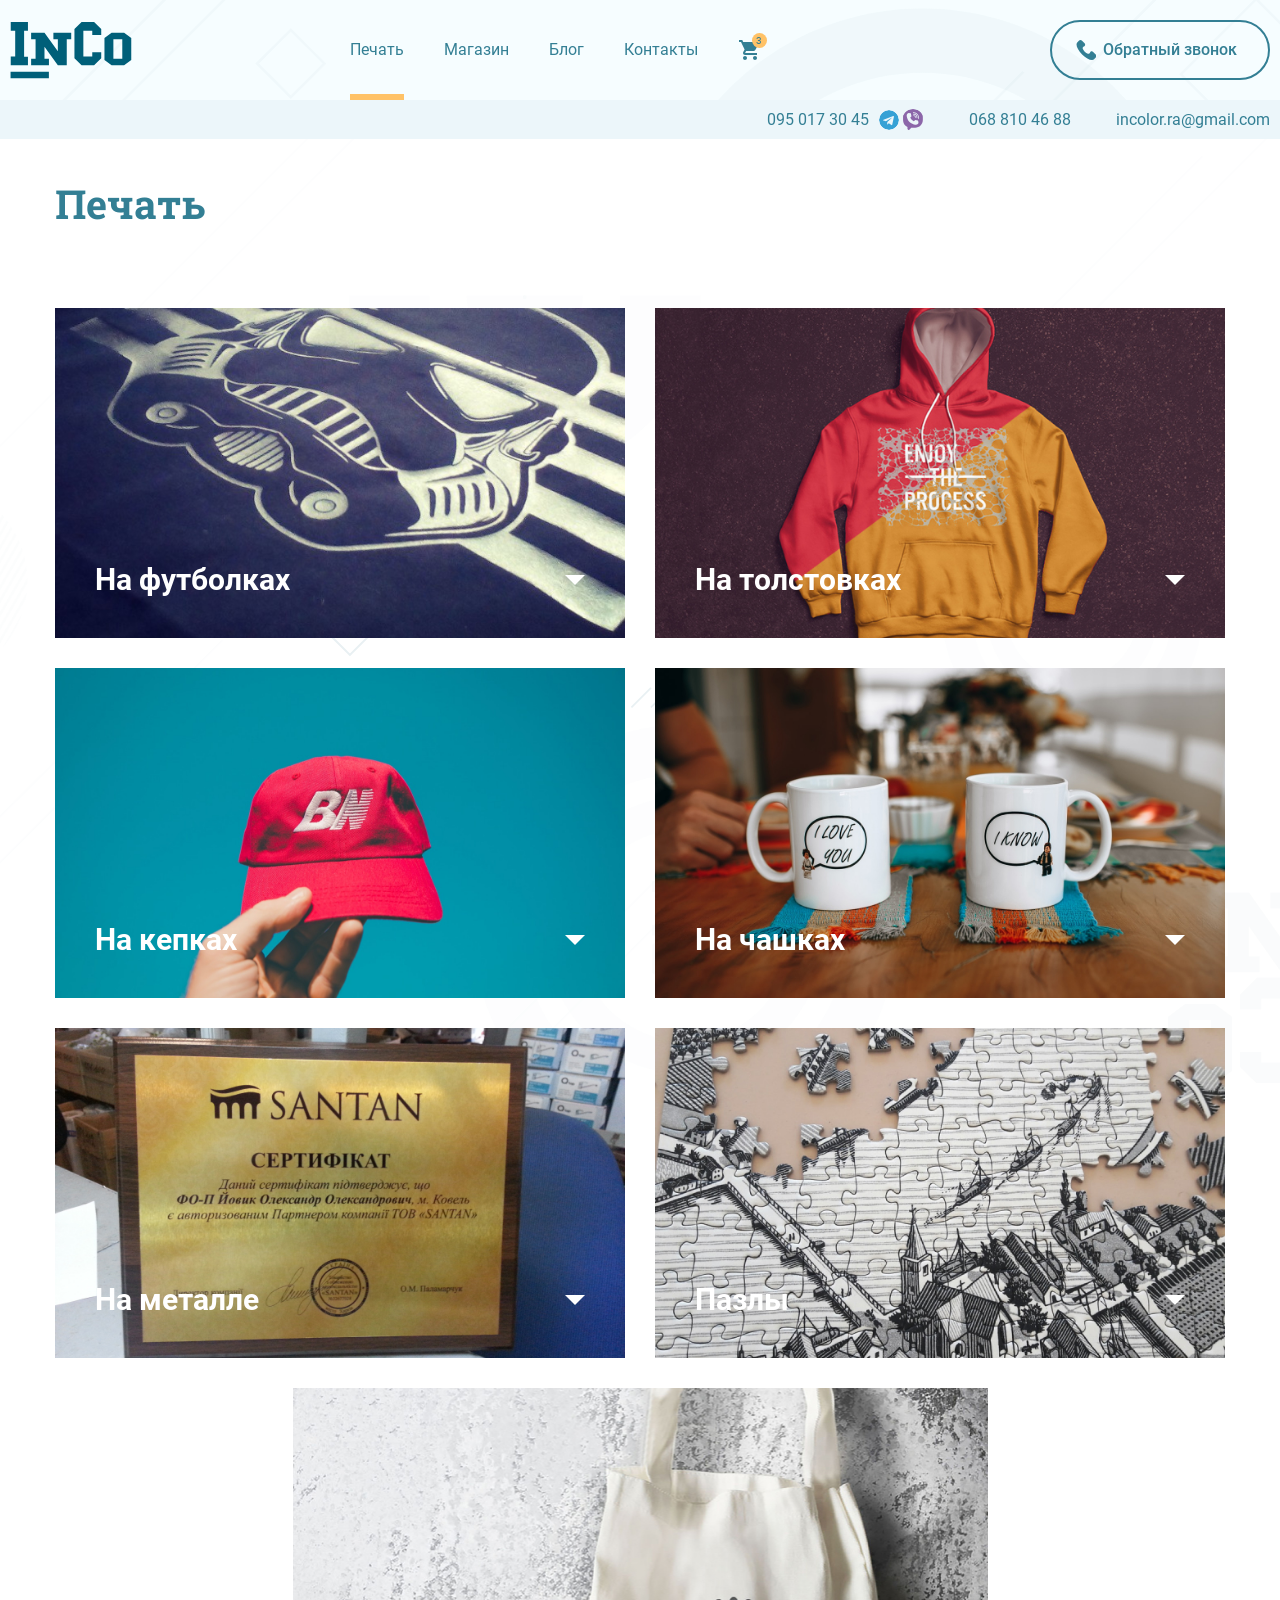
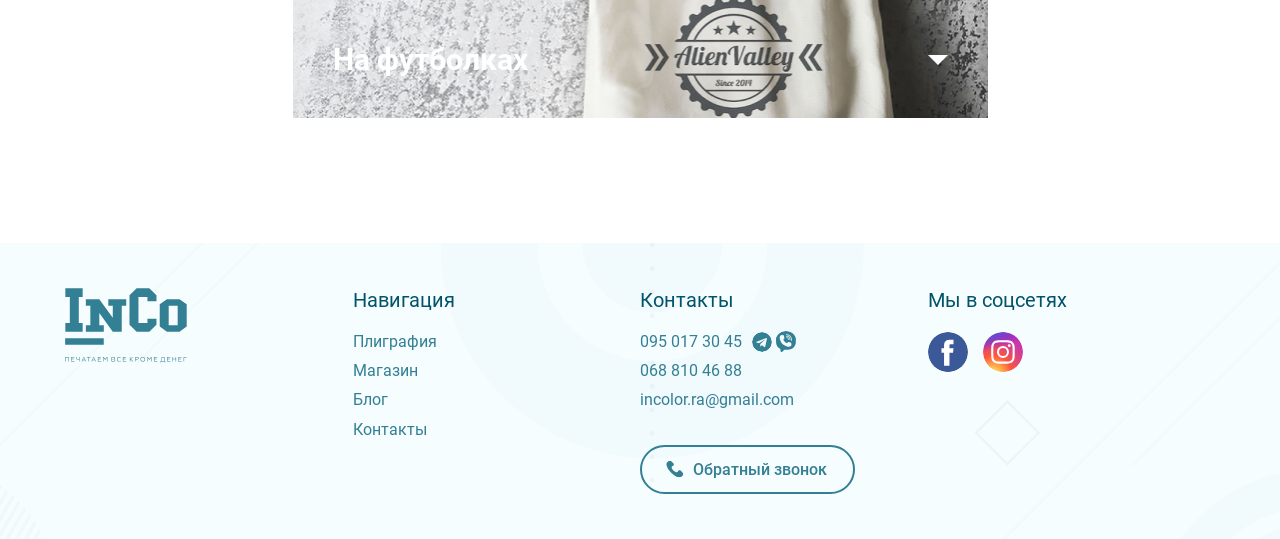
<file: print-page.html>
<!DOCTYPE html>
<html lang="ru">

<head>
    <meta charset="UTF-8">
    <meta http-equiv="X-UA-Compatible" content="IE=edge">
    <meta name="viewport" content="width=device-width, initial-scale=1.0">
    <title>InColor | Печать</title>
    <link rel="stylesheet" href="css/style.min.css">
</head>

<body>

<header class="header header__secondary">
    <div class="container header__container">
        <div class="header__inner">
            <ul class="contacts contacts--main">
                <li class="contacts__item">
                    <a class="white-link contacts__link contacts__link--social" href="tel:+380950173045">
                        095 017 30 45
                    </a>
                </li>
                <li class="contacts__item">
                    <a class="white-link contacts__link" href="tel:+380688104688">
                        068 810 46 88
                    </a>
                </li>
                <li class="contacts__item">
                    <a class="white-link contacts__link" href="mailto:incolor.ra@gmail.com">
                        incolor.ra@gmail.com
                    </a>
                </li>
            </ul>
        </div>
        <nav class="header-menu">

            <button class="burger-btn burger-btn--white burger-btn--open" type="button">
                <span class="burger-btn__line burger-btn__line--white"></span>
                <span class="sr-only">Открыть меню</span>
            </button>

            <a class="logo header__logo" href="#">
                <img src="images/logo-sm.svg" width="122" height="57" alt="Логотип InColor">
            </a>

            <ul class="menu menu--main">
                <li class="menu__item">
                    <a class="white-link menu__link  menu__link--active" href="#">
                        Печать
                    </a>
                </li>
                <li class="menu__item">
                    <a class="white-link menu__link @shopActive" href="#">
                        Магазин
                    </a>
                </li>
                <li class="menu__item">
                    <a class="white-link menu__link @blogActive" href="#">
                        Блог
                    </a>
                </li>
                <li class="menu__item">
                    <a class="white-link menu__link @infoActive" href="#">
                        Контакты
                    </a>
                </li>
                <li class="menu__item">
                    <a class="cart cart--on" href="#">
                        <span class="cart__count">3</span>
                    </a>
                </li>
            </ul>


            <button class="callback-btn" type="button">Обратный звонок</button>
        </nav>

        <div class="mobile-menu">
            <div class="overlay"></div>
            <ul class="mobile-menu__inner">
                <li class="mobile-menu__item">
                    <button class="burger-btn burger-btn--close burger-btn--white" type="button">
                        <span class="sr-only">Закрыть меню</span>
                    </button>
                    <a class="logo mobile-menu__logo" href="#">
                        <img src="images/logo-sm.svg" width="122" height="57" alt="Логотип InColor">
                    </a>
                </li>
                <li class="mobile-menu__item">

                    <ul class="menu menu--mobile">
                        <li class="menu__item">
                            <a class="white-link menu__link--mobile menu__link--active" href="#">
                                Печать
                            </a>
                        </li>
                        <li class="menu__item">
                            <a class="white-link menu__link--mobile @shopActive" href="#">
                                Магазин
                            </a>
                        </li>
                        <li class="menu__item">
                            <a class="white-link menu__link--mobile @blogActive" href="#">
                                Блог
                            </a>
                        </li>
                        <li class="menu__item">
                            <a class="white-link menu__link--mobile @infoActive" href="#">
                                Контакты
                            </a>
                        </li>
                        <li class="menu__item">
                            <a class="white-link menu__link--mobile @basketActive" href="#">
                                Корзина
                            </a>
                        </li>
                    </ul>

                </li>
                <li class="mobile-menu__item">

                    <ul class="contacts mobile-menu__contacts">
                        <li class="contacts__item">
                            <a class="white-link contacts__link contacts__link contacts__link--social" href="tel:+380950173045">
                                095 017 30 45
                            </a>
                        </li>
                        <li class="contacts__item">
                            <a class="white-link contacts__link contacts__link" href="tel:+380688104688">
                                068 810 46 88
                            </a>
                        </li>
                        <li class="contacts__item">
                            <a class="white-link contacts__link contacts__link" href="mailto:incolor.ra@gmail.com">
                                incolor.ra@gmail.com
                            </a>
                        </li>
                    </ul>

                </li>
            </ul>
        </div>
    </div>
</header>

<main class="main main--secondary-bg">

    <div class="callback-overlay"></div>
<form class="callback" action="#" id="modal">
    <button class="callback__close" type="button">
        <span class="sr-only">Закрыть меню</span>
    </button>
    <h2 class="title callback__title">Обратный звонок</h2>
    <div class="callback__item">
        <label class="callback__label " for="name">
            Ваше имя
        </label>
        <input class="callback__field" type="text" id="name" name="name" placeholder="Ваше имя"
            required="required">
    </div>
    <div class="callback__item callback__item--phone">
        <label class="callback__label" for="tel">
            Телефон
        </label>
        <input class="callback__field callback__field" type="tel" id="tel" name="tel"
            placeholder="+38(ХХХ) ХХХ-ХХ-ХХ" required="required">
    </div>
    <button class="main-btn callback__main-btn" type="button">Отправить</button>
</form>

    <section class="section print">
    <div class="container print__container">
        <h1 class="title">Печать</h1>
        <ul class="print__wrapper">
            <li class="print__item print__item--tab" id="shirt">
                <div class="print__img">
                    <img src="../images/print/t-shirts.jpg" width="695" height="430" alt="Синяя футболка с принтом">
                </div>
                <button class="print__btn">На футболках</button>
            </li>
            <li class="print__item print__item--tab" id="sweatshirt">
                <div class="print__img">
                    <img src="../images/print/sweetshirt.jpg" width="695" height="430" alt="Синяя футболка с принтом">
                </div>
                <button class="print__btn">На толстовках</button>
            </li>
            <li class="print__item print__item--t-shirt">
                <form class="print-menu print-menu--left" action="#">

                    <ul class="print-menu__list">
                        <li class="print-menu__item print-menu__item--type">
                            <h2 class="print-menu__title">На чем печать</h2>

                            <ul class="print-menu__filter-list print-menu__filter-list--type">
                                <li class="print-menu__filter-item print-menu__filter-item--cloth">
                                    <input class="print-menu__checkbox" type="radio" id="t-shirt" name="cloth"
                                        value="t-shirt" checked>
                                    <label class="print-menu__label print-menu__label--t-shirt print-menu__label--cloth"
                                        for="t-shirt">Нa футболках</label>
                                </li>
                                <li class="print-menu__filter-item print-menu__filter-item--cloth">
                                    <input class="print-menu__checkbox" type="radio" id="polo" name="cloth"
                                        value="polo">
                                    <label class="print-menu__label print-menu__label--polo print-menu__label--cloth"
                                        for="polo">Нa поло</label>
                                </li>
                                <li class="print-menu__filter-item print-menu__filter-item--cloth">
                                    <input class="print-menu__checkbox" type="radio" id="long-sleeve" name="cloth"
                                        value="long-sleeve">
                                    <label
                                        class="print-menu__label print-menu__label--long-sleeve print-menu__label--cloth"
                                        for="long-sleeve">На лонгсливах</label>
                                </li>
                                <li class="print-menu__filter-item print-menu__filter-item--cloth">
                                    <input class="print-menu__checkbox" type="radio" id="sport-shirt" name="cloth"
                                        value="sport-shirt">
                                    <label class="print-menu__label print-menu__label--t-shirt print-menu__label--cloth"
                                        for="sport-shirt">Футболки спорт</label>
                                </li>
                            </ul>

                        </li>
                        <li class="print-menu__item">
                            <h2 class="print-menu__title">Пол</h2>

                            <ul class="print-menu__filter-list" id="gender">
                                <li class="print-menu__filter-item">
                                    <input class="print-menu__checkbox" type="radio" id="man" name="gender" value="man">
                                    <label class="print-menu__label" for="man">Мужской</label>
                                </li>
                                <li class="print-menu__filter-item">
                                    <input class="print-menu__checkbox" type="radio" id="woman" name="gender"
                                        value="woman">
                                    <label class="print-menu__label" for="woman">Женский</label>
                                </li>
                                <li class="print-menu__filter-item">
                                    <input class="print-menu__checkbox" type="radio" id="unisex" name="gender"
                                        value="unisex">
                                    <label class="print-menu__label" for="unisex">Унисекс</label>
                                </li>
                                <li class="print-menu__filter-item print-menu__filter-item--kids">
                                    <input class="print-menu__checkbox" type="radio" id="kids" name="gender"
                                        value="kids">
                                    <label class="print-menu__label print-menu__label--size" for="kids">Детский</label>
                                    <div class="print-menu__size">
                                        <table class="dimension">
                                            <tr>
                                                <th class="dimension__header">
                                                    <span>Возраст</span>
                                                    <span>(рост)</span>
                                                </th>
                                                <th class="dimension__header">
                                                    <span>3-4</span>
                                                    <span>(104)</span>

                                                </th>
                                                <th class="dimension__header">
                                                    <span>5-6</span>
                                                    <span>(116)</span>

                                                </th>
                                                <th class="dimension__header">
                                                    <span>7-8</span>
                                                    <span>(128)</span>

                                                </th>
                                                <th class="dimension__header">
                                                    <span>9-11</span>
                                                    <span>(140)</span>

                                                </th>
                                                <th class="dimension__header">
                                                    <span>12-14</span>
                                                    <span>(152)</span>
                                                </th>
                                            </tr>
                                            <tr>
                                                <td>Ширина</td>
                                                <td>32</td>
                                                <td>35</td>
                                                <td>38</td>
                                                <td>41</td>
                                                <td>43</td>
                                            </tr>
                                            <tr>
                                                <td>Длинна</td>
                                                <td>44</td>
                                                <td>49</td>
                                                <td>52</td>
                                                <td>58</td>
                                                <td>61</td>
                                            </tr>
                                            <tr>
                                                <td colspan="6">
                                                    <span class="dimension__info">
                                                        Реальные размеры могут отклоняться от указанных в допустимых
                                                        пределах
                                                    </span>
                                                </td>
                                            </tr>
                                        </table>
                                    </div>
                                </li>

                                <li class="print-menu__filter-item print-menu__filter-item--dimension">
                                    <span class="print-menu__caption print-menu__caption--size">
                                        Показать размерную сетку
                                    </span>
                                    <div class="print-menu__size">
                                        <table class="dimension">
                                            <tr>
                                                <th class="dimension__header">
                                                    <span>Возраст</span>
                                                    <span>(рост)</span>
                                                </th>
                                                <th class="dimension__header">
                                                    <span>3-4</span>
                                                    <span>(104)</span>

                                                </th>
                                                <th class="dimension__header">
                                                    <span>5-6</span>
                                                    <span>(116)</span>

                                                </th>
                                                <th class="dimension__header">
                                                    <span>7-8</span>
                                                    <span>(128)</span>

                                                </th>
                                                <th class="dimension__header">
                                                    <span>9-11</span>
                                                    <span>(140)</span>

                                                </th>
                                                <th class="dimension__header">
                                                    <span>12-14</span>
                                                    <span>(152)</span>
                                                </th>
                                            </tr>
                                            <tr>
                                                <td>Ширина</td>
                                                <td>32</td>
                                                <td>35</td>
                                                <td>38</td>
                                                <td>41</td>
                                                <td>43</td>
                                            </tr>
                                            <tr>
                                                <td>Длинна</td>
                                                <td>44</td>
                                                <td>49</td>
                                                <td>52</td>
                                                <td>58</td>
                                                <td>61</td>
                                            </tr>
                                            <tr>
                                                <td colspan="6">
                                                    <span class="dimension__info">
                                                        Реальные размеры могут отклоняться от указанных в допустимых
                                                        пределах
                                                    </span>
                                                </td>
                                            </tr>
                                        </table>
                                    </div>
                                </li>
                            </ul>
                            <h2 class="print-menu__title">Размер печати</h2>

                            <ul class="print-menu__filter-list print-menu__filter-list--size">
                                <li class=" print-menu__filter-item">
                                    <input class="print-menu__checkbox" type="radio" id="a3" name="forward-size"
                                        value="a3">
                                    <label class="print-menu__label" for="a3">a3</label>
                                </li>
                                <li class="print-menu__filter-item">
                                    <input class="print-menu__checkbox" type="radio" id="a4" name="forward-size"
                                        value="a4">
                                    <label class="print-menu__label" for="a4">a4</label>
                                </li>
                                <li class="print-menu__filter-item">
                                    <input class="print-menu__checkbox" type="radio" id="a5" name="forward-size"
                                        value="a5" checked>
                                    <label class="print-menu__label" for="a5">a5</label>
                                </li>
                                <li class="print-menu__filter-item">
                                    <input class="print-menu__checkbox" type="radio" id="a6" name="forward-size"
                                        value="a6">
                                    <label class="print-menu__label" for="a6">a6</label>
                                </li>
                            </ul>

                            <div class="print-menu__container">
                                <input class="print-menu__check" type="checkbox" id="add-size" name="add-size" checked>
                                <label class="print-menu__check-label" for="add-size">Добавить печать сзади</label>
                            </div>

                            <h2 class="print-menu__title print-menu__title--small">Размер печати сзади</h2>

                            <ul class="print-menu__filter-list print-menu__filter-list--active">
                                <li class="print-menu__filter-item">
                                    <input class="print-menu__checkbox" type="radio" id="a3b" name="backward-size"
                                        value="a3b">
                                    <label class="print-menu__label" for="a3b">a3</label>
                                </li>
                                <li class="print-menu__filter-item">
                                    <input class="print-menu__checkbox" type="radio" id="a4b" name="backward-size"
                                        value="a4b">
                                    <label class="print-menu__label" for="a4b">a4</label>
                                </li>
                                <li class="print-menu__filter-item">
                                    <input class="print-menu__checkbox" type="radio" id="a5b" name="backward-size"
                                        value="a5b" checked>
                                    <label class="print-menu__label" for="a5b">a5</label>
                                </li>
                                <li class="print-menu__filter-item">
                                    <input class="print-menu__checkbox" type="radio" id="a6b" name="backward-size"
                                        value="a6b">
                                    <label class="print-menu__label" for="a6b">a6</label>
                                </li>
                            </ul>
                        </li>
                        <li class="print-menu__item">
                            <h2 class="print-menu__title">Цвет футболки</h2>
                            <div class="print-menu__colors-container">
                                <figure class="print-menu__cloth">
                                    <img src="images/print/print-menu.jpg" width="126" height="145"
                                        alt="Пробник цвета футболки">
                                    <figcaption class="print-menu__caption print-menu__caption--color">Описание
                                    </figcaption>
                                </figure>

                                <ul class="print-menu__colors">
                                    <li class="print-menu__colors-item">
                                        <input class="print-menu__checkbox" type="radio" id="wh" name="color"
                                            value="wh">
                                        <label class="print-menu__label-color print-menu__label-color--wh"
                                            for="wh">wh</label>
                                    </li>
                                    <li class="print-menu__colors-item">
                                        <input class="print-menu__checkbox" type="radio" id="bg" name="color"
                                            value="bg">
                                        <label class="print-menu__label-color print-menu__label-color--bg"
                                            for="bg">bg</label>
                                    </li>
                                    <li class="print-menu__colors-item">
                                        <input class="print-menu__checkbox" type="radio" id="bk" name="color"
                                            value="bk">
                                        <label class="print-menu__label-color print-menu__label-color--bk"
                                            for="bk">bk</label>
                                    </li>
                                    <li class="print-menu__colors-item">
                                        <input class="print-menu__checkbox" type="radio" id="gf" name="color"
                                            value="gf">
                                        <label class="print-menu__label-color print-menu__label-color--gf"
                                            for="gf">gf</label>
                                    </li>
                                    <li class="print-menu__colors-item">
                                        <input class="print-menu__checkbox" type="radio" id="bu" name="color"
                                            value="bu">
                                        <label class="print-menu__label-color print-menu__label-color--bu"
                                            for="bu">bu</label>
                                    </li>
                                    <li class="print-menu__colors-item">
                                        <input class="print-menu__checkbox" type="radio" id="fu" name="color"
                                            value="fu">
                                        <label class="print-menu__label-color print-menu__label-color--fu"
                                            for="fu">fu</label>
                                    </li>
                                    <li class="print-menu__colors-item">
                                        <input class="print-menu__checkbox" type="radio" id="rd" name="color"
                                            value="rd">
                                        <label class="print-menu__label-color print-menu__label-color--rd"
                                            for="rd">rd</label>
                                    </li>
                                    <li class="print-menu__colors-item">
                                        <input class="print-menu__checkbox" type="radio" id="or" name="color"
                                            value="or">
                                        <label class="print-menu__label-color print-menu__label-color--or"
                                            for="or">or</label>
                                    </li>
                                    <li class="print-menu__colors-item">
                                        <input class="print-menu__checkbox" type="radio" id="sa" name="color" value="sa"
                                            checked>
                                        <label class="print-menu__label-color print-menu__label-color--sa"
                                            for="sa">sa</label>
                                    </li>
                                    <li class="print-menu__colors-item">
                                        <input class="print-menu__checkbox" type="radio" id="lm" name="color"
                                            value="lm">
                                        <label class="print-menu__label-color print-menu__label-color--lm"
                                            for="lm">lm</label>
                                    </li>
                                    <li class="print-menu__colors-item">
                                        <input class="print-menu__checkbox" type="radio" id="kg" name="color"
                                            value="kg">
                                        <label class="print-menu__label-color print-menu__label-color--kg"
                                            for="kg">kg</label>
                                    </li>
                                    <li class="print-menu__colors-item">
                                        <input class="print-menu__checkbox" type="radio" id="bg-g" name="color"
                                            value="bg-g">
                                        <label
                                            class="print-menu__label-color print-menu__label-color--bg-g print-menu__label--color"
                                            for="bg-g">bg</label>
                                    </li>
                                    <li class="print-menu__colors-item">
                                        <input class="print-menu__checkbox" type="radio" id="sk" name="color"
                                            value="sk">
                                        <label class="print-menu__label-color print-menu__label-color--sk"
                                            for="sk">sk</label>
                                    </li>
                                    <li class="print-menu__colors-item">
                                        <input class="print-menu__checkbox" type="radio" id="rb" name="color"
                                            value="rb">
                                        <label class="print-menu__label-color print-menu__label-color--rb"
                                            for="rb">rb</label>
                                    </li>
                                    <li class="print-menu__colors-item">
                                        <input class="print-menu__checkbox" type="radio" id="pu" name="color"
                                            value="pu">
                                        <label class="print-menu__label-color print-menu__label-color--pu"
                                            for="pu">pu</label>
                                    </li>
                                    <li class="print-menu__colors-item">
                                        <input class="print-menu__checkbox" type="radio" id="nv" name="color"
                                            value="nv">
                                        <label class="print-menu__label-color print-menu__label-color--nv"
                                            for="nv">nv</label>
                                    </li>
                                    <li class="print-menu__colors-item">
                                        <input class="print-menu__checkbox" type="radio" id="tu" name="color"
                                            value="tu">
                                        <label class="print-menu__label-color print-menu__label-color--tu"
                                            for="tu">tu</label>
                                    </li>
                                    <li class="print-menu__colors-item">
                                        <input class="print-menu__checkbox" type="radio" id="sy" name="color"
                                            value="sy">
                                        <label class="print-menu__label-color print-menu__label-color--sy"
                                            for="sy">sy</label>
                                    </li>
                                    <li class="print-menu__colors-item">
                                        <input class="print-menu__checkbox" type="radio" id="ch" name="color"
                                            value="ch">
                                        <label class="print-menu__label-color print-menu__label-color--ch"
                                            for="ch">ch</label>
                                    </li>
                                </ul>
                            </div>
                            <h2 class="print-menu__title">Технология печати</h2>

                            <ul class="print-menu__filter-list">
                                <li class="print-menu__filter-item">
                                    <input class="print-menu__checkbox" type="radio" id="digital" name="technology"
                                        value="digital">
                                    <label class="print-menu__label" for="digital">Цифровая</label>
                                </li>
                                <li class="print-menu__filter-item">
                                    <input class="print-menu__checkbox" type="radio" id="color-digital"
                                        name="technology" value="color-digital">
                                    <label class="print-menu__label" for="color-digital">Цифровая по цветным
                                        тканям</label>
                                </li>
                                <li class="print-menu__filter-item">
                                    <input class="print-menu__checkbox" type="radio" id="sublime" name="technology"
                                        value="sublime">
                                    <label class="print-menu__label" for="sublime">Сублимация</label>
                                </li>
                                <li class="print-menu__filter-item">
                                    <input class="print-menu__checkbox" type="radio" id="flex" name="technology"
                                        value="flex" checked>
                                    <label class="print-menu__label" for="flex">Флекс</label>
                                </li>
                            </ul>
                            <h2 class="print-menu__title">Тираж</h2>

                            <ul class="print-menu__filter-list">
                                <li class="print-menu__filter-item">
                                    <input class="print-menu__checkbox" type="radio" id="one" name="edition"
                                        value="one">
                                    <label class="print-menu__label" for="one">1</label>
                                </li>
                                <li class="print-menu__filter-item">
                                    <input class="print-menu__checkbox" type="radio" id="five" name="edition"
                                        value="five">
                                    <label class="print-menu__label" for="five">5</label>
                                </li>
                                <li class="print-menu__filter-item">
                                    <input class="print-menu__checkbox" type="radio" id="ten" name="edition"
                                        value="ten">
                                    <label class="print-menu__label" for="ten">10</label>
                                </li>
                                <li class="print-menu__filter-item">
                                    <input class="print-menu__checkbox" type="radio" id="thirty" name="edition"
                                        value="thirty" checked>
                                    <label class="print-menu__label" for="thirty">30</label>
                                </li>
                            </ul>

                        </li>
                    </ul>
                    <div class="print-menu__footer">
                        <span class="print-menu__total">Итого:</span>
                        <span class="print-menu__total-price">1140 грн</span>
                        <a class="main-btn print-menu__main-btn" href="#">Заказать</a>
                    </div>
                </form>
            </li>
            <li class="print__item print__item--sweatshirt">
                <form class="print-menu print-menu--right" action="#">

                    <ul class="print-menu__list">
                        <li class="print-menu__item print-menu__item--type">
                            <h2 class="print-menu__title">На чем печать</h2>

                            <ul class="print-menu__filter-list print-menu__filter-list--type">
                                <li class="print-menu__filter-item print-menu__filter-item--cloth">
                                    <input class="print-menu__checkbox" type="radio" id="t-shirt1" name="cloth" value="t-shirt"
                                        checked>
                                    <label class="print-menu__label print-menu__label--t-shirt print-menu__label--cloth"
                                        for="t-shirt1">Нa футболках</label>
                                </li>
                                <li class="print-menu__filter-item print-menu__filter-item--cloth">
                                    <input class="print-menu__checkbox" type="radio" id="polo1" name="cloth" value="polo">
                                    <label class="print-menu__label print-menu__label--polo print-menu__label--cloth"
                                        for="polo1">Нa поло</label>
                                </li>
                                <li class="print-menu__filter-item print-menu__filter-item--cloth">
                                    <input class="print-menu__checkbox" type="radio" id="long-sleeve1" name="cloth"
                                        value="long-sleeve">
                                    <label
                                        class="print-menu__label print-menu__label--long-sleeve print-menu__label--cloth"
                                        for="long-sleeve1">На лонгсливах</label>
                                </li>
                                <li class="print-menu__filter-item print-menu__filter-item--cloth">
                                    <input class="print-menu__checkbox" type="radio" id="sport-shirt1" name="cloth"
                                        value="sport-shirt">
                                    <label class="print-menu__label print-menu__label--t-shirt print-menu__label--cloth"
                                        for="sport-shirt1">Футболки спорт</label>
                                </li>
                            </ul>

                        </li>
                        <li class="print-menu__item">
                            <h2 class="print-menu__title">Пол</h2>

                            <ul class="print-menu__filter-list" id="gender">
                                <li class="print-menu__filter-item">
                                    <input class="print-menu__checkbox" type="radio" id="man1" name="gender" value="man">
                                    <label class="print-menu__label" for="man1">Мужской</label>
                                </li>
                                <li class="print-menu__filter-item">
                                    <input class="print-menu__checkbox" type="radio" id="woman1" name="gender"
                                        value="woman">
                                    <label class="print-menu__label" for="woman1">Женский</label>
                                </li>
                                <li class="print-menu__filter-item">
                                    <input class="print-menu__checkbox" type="radio" id="unisex1" name="gender"
                                        value="unisex">
                                    <label class="print-menu__label" for="unisex1">Унисекс</label>
                                </li>
                                <li class="print-menu__filter-item print-menu__filter-item--kids">
                                    <input class="print-menu__checkbox" type="radio" id="kids1" name="gender"
                                        value="kids">
                                    <label class="print-menu__label print-menu__label--size" for="kids1">Детский</label>
                                    <div class="print-menu__size print-menu__size--kids">
                                        <table class="dimension">
                                            <tr>
                                                <th class="dimension__header">
                                                    <span>Возраст</span>
                                                    <span>(рост)</span>
                                                </th>
                                                <th class="dimension__header">
                                                    <span>3-4</span>
                                                    <span>(104)</span>

                                                </th>
                                                <th class="dimension__header">
                                                    <span>5-6</span>
                                                    <span>(116)</span>

                                                </th>
                                                <th class="dimension__header">
                                                    <span>7-8</span>
                                                    <span>(128)</span>

                                                </th>
                                                <th class="dimension__header">
                                                    <span>9-11</span>
                                                    <span>(140)</span>

                                                </th>
                                                <th class="dimension__header">
                                                    <span>12-14</span>
                                                    <span>(152)</span>
                                                </th>
                                            </tr>
                                            <tr>
                                                <td>Ширина</td>
                                                <td>32</td>
                                                <td>35</td>
                                                <td>38</td>
                                                <td>41</td>
                                                <td>43</td>
                                            </tr>
                                            <tr>
                                                <td>Длинна</td>
                                                <td>44</td>
                                                <td>49</td>
                                                <td>52</td>
                                                <td>58</td>
                                                <td>61</td>
                                            </tr>
                                            <tr>
                                                <td colspan="6">
                                                    <span class="dimension__info">
                                                        Реальные размеры могут отклоняться от указанных в допустимых
                                                        пределах
                                                    </span>
                                                </td>
                                            </tr>
                                        </table>
                                    </div>
                                </li>

                                <li class="print-menu__filter-item print-menu__filter-item--dimension">
                                    <span class="print-menu__caption print-menu__caption--size">
                                        Показать размерную сетку
                                    </span>
                                    <div class="print-menu__size">
                                        <table class="dimension">
                                            <tr>
                                                <th class="dimension__header">
                                                    <span>Возраст</span>
                                                    <span>(рост)</span>
                                                </th>
                                                <th class="dimension__header">
                                                    <span>3-4</span>
                                                    <span>(104)</span>

                                                </th>
                                                <th class="dimension__header">
                                                    <span>5-6</span>
                                                    <span>(116)</span>

                                                </th>
                                                <th class="dimension__header">
                                                    <span>7-8</span>
                                                    <span>(128)</span>

                                                </th>
                                                <th class="dimension__header">
                                                    <span>9-11</span>
                                                    <span>(140)</span>

                                                </th>
                                                <th class="dimension__header">
                                                    <span>12-14</span>
                                                    <span>(152)</span>
                                                </th>
                                            </tr>
                                            <tr>
                                                <td>Ширина</td>
                                                <td>32</td>
                                                <td>35</td>
                                                <td>38</td>
                                                <td>41</td>
                                                <td>43</td>
                                            </tr>
                                            <tr>
                                                <td>Длинна</td>
                                                <td>44</td>
                                                <td>49</td>
                                                <td>52</td>
                                                <td>58</td>
                                                <td>61</td>
                                            </tr>
                                            <tr>
                                                <td colspan="6">
                                                    <span class="dimension__info">
                                                        Реальные размеры могут отклоняться от указанных в допустимых
                                                        пределах
                                                    </span>
                                                </td>
                                            </tr>
                                        </table>
                                    </div>
                                </li>
                            </ul>
                            <h2 class="print-menu__title">Размер печати</h2>

                            <ul class="print-menu__filter-list print-menu__filter-list--size">
                                <li class=" print-menu__filter-item">
                                    <input class="print-menu__checkbox" type="radio" id="a31" name="forward-size"
                                        value="a3">
                                    <label class="print-menu__label" for="a31">a3</label>
                                </li>
                                <li class="print-menu__filter-item">
                                    <input class="print-menu__checkbox" type="radio" id="a41" name="forward-size"
                                        value="a4">
                                    <label class="print-menu__label" for="a41">a4</label>
                                </li>
                                <li class="print-menu__filter-item">
                                    <input class="print-menu__checkbox" type="radio" id="a51" name="forward-size"
                                        value="a5" checked>
                                    <label class="print-menu__label" for="a51">a5</label>
                                </li>
                                <li class="print-menu__filter-item">
                                    <input class="print-menu__checkbox" type="radio" id="a61" name="forward-size"
                                        value="a6">
                                    <label class="print-menu__label" for="a61">a6</label>
                                </li>
                            </ul>

                            <div class="print-menu__container">
                                <input class="print-menu__check" type="checkbox" id="add-size1" name="add-size" checked>
                                <label class="print-menu__check-label" for="add-size1">Добавить печать сзади</label>
                            </div>

                            <h2 class="print-menu__title print-menu__title--small">Размер печати сзади</h2>

                            <ul class="print-menu__filter-list print-menu__filter-list--active">
                                <li class="print-menu__filter-item">
                                    <input class="print-menu__checkbox" type="radio" id="a3b1" name="backward-size"
                                        value="a3b">
                                    <label class="print-menu__label" for="a3b1">a3</label>
                                </li>
                                <li class="print-menu__filter-item">
                                    <input class="print-menu__checkbox" type="radio" id="a4b1" name="backward-size"
                                        value="a4b">
                                    <label class="print-menu__label" for="a4b1">a4</label>
                                </li>
                                <li class="print-menu__filter-item">
                                    <input class="print-menu__checkbox" type="radio" id="a5b1" name="backward-size"
                                        value="a5b" checked>
                                    <label class="print-menu__label" for="a5b1">a5</label>
                                </li>
                                <li class="print-menu__filter-item">
                                    <input class="print-menu__checkbox" type="radio" id="a6b1" name="backward-size"
                                        value="a6b">
                                    <label class="print-menu__label" for="a6b1">a6</label>
                                </li>
                            </ul>
                        </li>
                        <li class="print-menu__item">
                            <h2 class="print-menu__title">Цвет футболки</h2>
                            <div class="print-menu__colors-container">
                                <figure class="print-menu__cloth">
                                    <img src="images/print/print-menu.jpg" width="126" height="145"
                                        alt="Пробник цвета футболки">
                                    <figcaption class="print-menu__caption print-menu__caption--color">Описание
                                    </figcaption>
                                </figure>

                                <ul class="print-menu__colors">
                                    <li class="print-menu__colors-item">
                                        <input class="print-menu__checkbox" type="radio" id="wh1" name="color"
                                            value="wh">
                                        <label class="print-menu__label-color print-menu__label-color--wh"
                                            for="wh1">wh</label>
                                    </li>
                                    <li class="print-menu__colors-item">
                                        <input class="print-menu__checkbox" type="radio" id="bg1" name="color"
                                            value="bg">
                                        <label class="print-menu__label-color print-menu__label-color--bg"
                                            for="bg1">bg</label>
                                    </li>
                                    <li class="print-menu__colors-item">
                                        <input class="print-menu__checkbox" type="radio" id="bk1" name="color"
                                            value="bk">
                                        <label class="print-menu__label-color print-menu__label-color--bk"
                                            for="bk1">bk</label>
                                    </li>
                                    <li class="print-menu__colors-item">
                                        <input class="print-menu__checkbox" type="radio" id="gf1" name="color"
                                            value="gf">
                                        <label class="print-menu__label-color print-menu__label-color--gf"
                                            for="gf1">gf</label>
                                    </li>
                                    <li class="print-menu__colors-item">
                                        <input class="print-menu__checkbox" type="radio" id="bu1" name="color"
                                            value="bu">
                                        <label class="print-menu__label-color print-menu__label-color--bu"
                                            for="bu1">bu</label>
                                    </li>
                                    <li class="print-menu__colors-item">
                                        <input class="print-menu__checkbox" type="radio" id="fu1" name="color"
                                            value="fu">
                                        <label class="print-menu__label-color print-menu__label-color--fu"
                                            for="fu1">fu</label>
                                    </li>
                                    <li class="print-menu__colors-item">
                                        <input class="print-menu__checkbox" type="radio" id="rd1" name="color"
                                            value="rd">
                                        <label class="print-menu__label-color print-menu__label-color--rd"
                                            for="rd1">rd</label>
                                    </li>
                                    <li class="print-menu__colors-item">
                                        <input class="print-menu__checkbox" type="radio" id="or1" name="color"
                                            value="or">
                                        <label class="print-menu__label-color print-menu__label-color--or"
                                            for="or1">or</label>
                                    </li>
                                    <li class="print-menu__colors-item">
                                        <input class="print-menu__checkbox" type="radio" id="sa1" name="color" value="sa"
                                            checked>
                                        <label class="print-menu__label-color print-menu__label-color--sa"
                                            for="sa1">sa</label>
                                    </li>
                                    <li class="print-menu__colors-item">
                                        <input class="print-menu__checkbox" type="radio" id="lm1" name="color"
                                            value="lm">
                                        <label class="print-menu__label-color print-menu__label-color--lm"
                                            for="lm1">lm</label>
                                    </li>
                                    <li class="print-menu__colors-item">
                                        <input class="print-menu__checkbox" type="radio" id="kg1" name="color"
                                            value="kg">
                                        <label class="print-menu__label-color print-menu__label-color--kg"
                                            for="kg1">kg</label>
                                    </li>
                                    <li class="print-menu__colors-item">
                                        <input class="print-menu__checkbox" type="radio" id="bg-g1" name="color"
                                            value="bg-g">
                                        <label
                                            class="print-menu__label-color print-menu__label-color--bg-g print-menu__label--color"
                                            for="bg-g1">bg</label>
                                    </li>
                                    <li class="print-menu__colors-item">
                                        <input class="print-menu__checkbox" type="radio" id="sk1" name="color"
                                            value="sk">
                                        <label class="print-menu__label-color print-menu__label-color--sk"
                                            for="sk1">sk</label>
                                    </li>
                                    <li class="print-menu__colors-item">
                                        <input class="print-menu__checkbox" type="radio" id="rb1" name="color"
                                            value="rb">
                                        <label class="print-menu__label-color print-menu__label-color--rb"
                                            for="rb1">rb</label>
                                    </li>
                                    <li class="print-menu__colors-item">
                                        <input class="print-menu__checkbox" type="radio" id="pu1" name="color"
                                            value="pu">
                                        <label class="print-menu__label-color print-menu__label-color--pu"
                                            for="pu1">pu</label>
                                    </li>
                                    <li class="print-menu__colors-item">
                                        <input class="print-menu__checkbox" type="radio" id="nv1" name="color"
                                            value="nv">
                                        <label class="print-menu__label-color print-menu__label-color--nv"
                                            for="nv1">nv</label>
                                    </li>
                                    <li class="print-menu__colors-item">
                                        <input class="print-menu__checkbox" type="radio" id="tu1" name="color"
                                            value="tu">
                                        <label class="print-menu__label-color print-menu__label-color--tu"
                                            for="tu1">tu</label>
                                    </li>
                                    <li class="print-menu__colors-item">
                                        <input class="print-menu__checkbox" type="radio" id="sy1" name="color"
                                            value="sy">
                                        <label class="print-menu__label-color print-menu__label-color--sy"
                                            for="sy1">sy</label>
                                    </li>
                                    <li class="print-menu__colors-item">
                                        <input class="print-menu__checkbox" type="radio" id="ch1" name="color"
                                            value="ch">
                                        <label class="print-menu__label-color print-menu__label-color--ch"
                                            for="ch1">ch</label>
                                    </li>
                                </ul>
                            </div>
                            <h2 class="print-menu__title">Технология печати</h2>

                            <ul class="print-menu__filter-list">
                                <li class="print-menu__filter-item">
                                    <input class="print-menu__checkbox" type="radio" id="digital1" name="technology"
                                        value="digital">
                                    <label class="print-menu__label" for="digital1">Цифровая</label>
                                </li>
                                <li class="print-menu__filter-item">
                                    <input class="print-menu__checkbox" type="radio" id="color-digital1"
                                        name="technology" value="color-digital">
                                    <label class="print-menu__label" for="color-digital1">Цифровая по цветным
                                        тканям</label>
                                </li>
                                <li class="print-menu__filter-item">
                                    <input class="print-menu__checkbox" type="radio" id="sublime1" name="technology"
                                        value="sublime">
                                    <label class="print-menu__label" for="sublime1">Сублимация</label>
                                </li>
                                <li class="print-menu__filter-item">
                                    <input class="print-menu__checkbox" type="radio" id="flex1" name="technology"
                                        value="flex" checked>
                                    <label class="print-menu__label" for="flex1">Флекс</label>
                                </li>
                            </ul>
                            <h2 class="print-menu__title">Тираж</h2>

                            <ul class="print-menu__filter-list">
                                <li class="print-menu__filter-item">
                                    <input class="print-menu__checkbox" type="radio" id="one1" name="edition"
                                        value="one">
                                    <label class="print-menu__label" for="one1">1</label>
                                </li>
                                <li class="print-menu__filter-item">
                                    <input class="print-menu__checkbox" type="radio" id="five1" name="edition"
                                        value="five">
                                    <label class="print-menu__label" for="five1">5</label>
                                </li>
                                <li class="print-menu__filter-item">
                                    <input class="print-menu__checkbox" type="radio" id="ten1" name="edition"
                                        value="ten">
                                    <label class="print-menu__label" for="ten1">10</label>
                                </li>
                                <li class="print-menu__filter-item">
                                    <input class="print-menu__checkbox" type="radio" id="thirty1" name="edition"
                                        value="thirty" checked>
                                    <label class="print-menu__label" for="thirty1">30</label>
                                </li>
                            </ul>

                        </li>
                    </ul>
                    <div class="print-menu__footer">
                        <span class="print-menu__total">Итого:</span>
                        <span class="print-menu__total-price">1140 грн</span>
                        <a class="main-btn print-menu__main-btn" href="#">Заказать</a>
                    </div>
                </form>
            </li>
            <li class="print__item print__item--tab" id="caps">
                <div class="print__img">
                    <img src="../images/print/caps.jpg" width="695" height="430" alt="Синяя футболка с принтом">
                </div>
                <button class="print__btn">На кепках</button>
            </li>
            <li class="print__item print__item--tab" id="cups">
                <div class="print__img">
                    <img src="../images/print/cups.jpg" width="695" height="430" alt="Синяя футболка с принтом">
                </div>
                <button class="print__btn">На чашках</button>
            </li>
            <li class="print__item print__item--caps">
                <form class="print-menu print-menu--left" action="#">

                    <ul class="print-menu__list">
                        <li class="print-menu__item print-menu__item--type">
                            <h2 class="print-menu__title">На чем печать</h2>

                            <ul class="print-menu__filter-list print-menu__filter-list--type">
                                <li class="print-menu__filter-item print-menu__filter-item--cloth">
                                    <input class="print-menu__checkbox" type="radio" id="t-shirt2" name="cloth"
                                        value="t-shirt" checked>
                                    <label class="print-menu__label print-menu__label--t-shirt print-menu__label--cloth"
                                        for="t-shirt2">Нa футболках</label>
                                </li>
                                <li class="print-menu__filter-item print-menu__filter-item--cloth">
                                    <input class="print-menu__checkbox" type="radio" id="polo2" name="cloth"
                                        value="polo">
                                    <label class="print-menu__label print-menu__label--polo print-menu__label--cloth"
                                        for="polo2">Нa поло</label>
                                </li>
                                <li class="print-menu__filter-item print-menu__filter-item--cloth">
                                    <input class="print-menu__checkbox" type="radio" id="long-sleeve2" name="cloth"
                                        value="long-sleeve">
                                    <label
                                        class="print-menu__label print-menu__label--long-sleeve print-menu__label--cloth"
                                        for="long-sleeve2">На лонгсливах</label>
                                </li>
                                <li class="print-menu__filter-item print-menu__filter-item--cloth">
                                    <input class="print-menu__checkbox" type="radio" id="sport-shirt2" name="cloth"
                                        value="sport-shirt">
                                    <label class="print-menu__label print-menu__label--t-shirt print-menu__label--cloth"
                                        for="sport-shirt2">Футболки спорт</label>
                                </li>
                            </ul>

                        </li>
                        <li class="print-menu__item">
                            <h2 class="print-menu__title">Пол</h2>

                            <ul class="print-menu__filter-list" id="gender">
                                <li class="print-menu__filter-item">
                                    <input class="print-menu__checkbox" type="radio" id="man2" name="gender" value="man">
                                    <label class="print-menu__label" for="man2">Мужской</label>
                                </li>
                                <li class="print-menu__filter-item">
                                    <input class="print-menu__checkbox" type="radio" id="woman2" name="gender"
                                        value="woman">
                                    <label class="print-menu__label" for="woman2">Женский</label>
                                </li>
                                <li class="print-menu__filter-item">
                                    <input class="print-menu__checkbox" type="radio" id="unisex2" name="gender"
                                        value="unisex">
                                    <label class="print-menu__label" for="unisex2">Унисекс</label>
                                </li>
                                <li class="print-menu__filter-item print-menu__filter-item--kids">
                                    <input class="print-menu__checkbox" type="radio" id="kids2" name="gender"
                                        value="kids">
                                    <label class="print-menu__label print-menu__label--size" for="kids2">Детский</label>
                                    <div class="print-menu__size">
                                        <table class="dimension">
                                            <tr>
                                                <th class="dimension__header">
                                                    <span>Возраст</span>
                                                    <span>(рост)</span>
                                                </th>
                                                <th class="dimension__header">
                                                    <span>3-4</span>
                                                    <span>(104)</span>

                                                </th>
                                                <th class="dimension__header">
                                                    <span>5-6</span>
                                                    <span>(116)</span>

                                                </th>
                                                <th class="dimension__header">
                                                    <span>7-8</span>
                                                    <span>(128)</span>

                                                </th>
                                                <th class="dimension__header">
                                                    <span>9-11</span>
                                                    <span>(140)</span>

                                                </th>
                                                <th class="dimension__header">
                                                    <span>12-14</span>
                                                    <span>(152)</span>
                                                </th>
                                            </tr>
                                            <tr>
                                                <td>Ширина</td>
                                                <td>32</td>
                                                <td>35</td>
                                                <td>38</td>
                                                <td>41</td>
                                                <td>43</td>
                                            </tr>
                                            <tr>
                                                <td>Длинна</td>
                                                <td>44</td>
                                                <td>49</td>
                                                <td>52</td>
                                                <td>58</td>
                                                <td>61</td>
                                            </tr>
                                            <tr>
                                                <td colspan="6">
                                                    <span class="dimension__info">
                                                        Реальные размеры могут отклоняться от указанных в допустимых
                                                        пределах
                                                    </span>
                                                </td>
                                            </tr>
                                        </table>
                                    </div>
                                </li>

                                <li class="print-menu__filter-item print-menu__filter-item--dimension">
                                    <span class="print-menu__caption print-menu__caption--size">
                                        Показать размерную сетку
                                    </span>
                                    <div class="print-menu__size">
                                        <table class="dimension">
                                            <tr>
                                                <th class="dimension__header">
                                                    <span>Возраст</span>
                                                    <span>(рост)</span>
                                                </th>
                                                <th class="dimension__header">
                                                    <span>3-4</span>
                                                    <span>(104)</span>

                                                </th>
                                                <th class="dimension__header">
                                                    <span>5-6</span>
                                                    <span>(116)</span>

                                                </th>
                                                <th class="dimension__header">
                                                    <span>7-8</span>
                                                    <span>(128)</span>

                                                </th>
                                                <th class="dimension__header">
                                                    <span>9-11</span>
                                                    <span>(140)</span>

                                                </th>
                                                <th class="dimension__header">
                                                    <span>12-14</span>
                                                    <span>(152)</span>
                                                </th>
                                            </tr>
                                            <tr>
                                                <td>Ширина</td>
                                                <td>32</td>
                                                <td>35</td>
                                                <td>38</td>
                                                <td>41</td>
                                                <td>43</td>
                                            </tr>
                                            <tr>
                                                <td>Длинна</td>
                                                <td>44</td>
                                                <td>49</td>
                                                <td>52</td>
                                                <td>58</td>
                                                <td>61</td>
                                            </tr>
                                            <tr>
                                                <td colspan="6">
                                                    <span class="dimension__info">
                                                        Реальные размеры могут отклоняться от указанных в допустимых
                                                        пределах
                                                    </span>
                                                </td>
                                            </tr>
                                        </table>
                                    </div>
                                </li>
                            </ul>
                            <h2 class="print-menu__title">Размер печати</h2>

                            <ul class="print-menu__filter-list print-menu__filter-list--size">
                                <li class=" print-menu__filter-item">
                                    <input class="print-menu__checkbox" type="radio" id="a32" name="forward-size"
                                        value="a3">
                                    <label class="print-menu__label" for="a32">a3</label>
                                </li>
                                <li class="print-menu__filter-item">
                                    <input class="print-menu__checkbox" type="radio" id="a42" name="forward-size"
                                        value="a4">
                                    <label class="print-menu__label" for="a42">a4</label>
                                </li>
                                <li class="print-menu__filter-item">
                                    <input class="print-menu__checkbox" type="radio" id="a52" name="forward-size"
                                        value="a5" checked>
                                    <label class="print-menu__label" for="a52">a5</label>
                                </li>
                                <li class="print-menu__filter-item">
                                    <input class="print-menu__checkbox" type="radio" id="a62" name="forward-size"
                                        value="a6">
                                    <label class="print-menu__label" for="a62">a6</label>
                                </li>
                            </ul>

                            <div class="print-menu__container">
                                <input class="print-menu__check" type="checkbox" id="add-size2" name="add-size" checked>
                                <label class="print-menu__check-label" for="add-size2">Добавить печать сзади</label>
                            </div>

                            <h2 class="print-menu__title print-menu__title--small">Размер печати сзади</h2>

                            <ul class="print-menu__filter-list print-menu__filter-list--active">
                                <li class="print-menu__filter-item">
                                    <input class="print-menu__checkbox" type="radio" id="a3b2" name="backward-size"
                                        value="a3b">
                                    <label class="print-menu__label" for="a3b2">a3</label>
                                </li>
                                <li class="print-menu__filter-item">
                                    <input class="print-menu__checkbox" type="radio" id="a4b2" name="backward-size"
                                        value="a4b">
                                    <label class="print-menu__label" for="a4b2">a4</label>
                                </li>
                                <li class="print-menu__filter-item">
                                    <input class="print-menu__checkbox" type="radio" id="a5b2" name="backward-size"
                                        value="a5b" checked>
                                    <label class="print-menu__label" for="a5b2">a5</label>
                                </li>
                                <li class="print-menu__filter-item">
                                    <input class="print-menu__checkbox" type="radio" id="a6b2" name="backward-size"
                                        value="a6b">
                                    <label class="print-menu__label" for="a6b2">a6</label>
                                </li>
                            </ul>
                        </li>
                        <li class="print-menu__item">
                            <h2 class="print-menu__title">Цвет футболки</h2>
                            <div class="print-menu__colors-container">
                                <figure class="print-menu__cloth">
                                    <img src="images/print/print-menu.jpg" width="126" height="145"
                                        alt="Пробник цвета футболки">
                                    <figcaption class="print-menu__caption print-menu__caption--color">Описание
                                    </figcaption>
                                </figure>

                                <ul class="print-menu__colors">
                                    <li class="print-menu__colors-item">
                                        <input class="print-menu__checkbox" type="radio" id="wh2" name="color"
                                            value="wh">
                                        <label class="print-menu__label-color print-menu__label-color--wh"
                                            for="wh2">wh</label>
                                    </li>
                                    <li class="print-menu__colors-item">
                                        <input class="print-menu__checkbox" type="radio" id="bg2" name="color"
                                            value="bg">
                                        <label class="print-menu__label-color print-menu__label-color--bg"
                                            for="bg2">bg</label>
                                    </li>
                                    <li class="print-menu__colors-item">
                                        <input class="print-menu__checkbox" type="radio" id="bk2" name="color"
                                            value="bk">
                                        <label class="print-menu__label-color print-menu__label-color--bk"
                                            for="bk2">bk</label>
                                    </li>
                                    <li class="print-menu__colors-item">
                                        <input class="print-menu__checkbox" type="radio" id="gf2" name="color"
                                            value="gf">
                                        <label class="print-menu__label-color print-menu__label-color--gf"
                                            for="gf2">gf</label>
                                    </li>
                                    <li class="print-menu__colors-item">
                                        <input class="print-menu__checkbox" type="radio" id="bu2" name="color"
                                            value="bu">
                                        <label class="print-menu__label-color print-menu__label-color--bu"
                                            for="bu2">bu</label>
                                    </li>
                                    <li class="print-menu__colors-item">
                                        <input class="print-menu__checkbox" type="radio" id="fu2" name="color"
                                            value="fu">
                                        <label class="print-menu__label-color print-menu__label-color--fu"
                                            for="fu2">fu</label>
                                    </li>
                                    <li class="print-menu__colors-item">
                                        <input class="print-menu__checkbox" type="radio" id="rd2" name="color"
                                            value="rd">
                                        <label class="print-menu__label-color print-menu__label-color--rd"
                                            for="rd2">rd</label>
                                    </li>
                                    <li class="print-menu__colors-item">
                                        <input class="print-menu__checkbox" type="radio" id="or2" name="color"
                                            value="or">
                                        <label class="print-menu__label-color print-menu__label-color--or"
                                            for="or2">or</label>
                                    </li>
                                    <li class="print-menu__colors-item">
                                        <input class="print-menu__checkbox" type="radio" id="sa2" name="color" value="sa"
                                            checked>
                                        <label class="print-menu__label-color print-menu__label-color--sa"
                                            for="sa2">sa</label>
                                    </li>
                                    <li class="print-menu__colors-item">
                                        <input class="print-menu__checkbox" type="radio" id="lm2" name="color"
                                            value="lm">
                                        <label class="print-menu__label-color print-menu__label-color--lm"
                                            for="lm2">lm</label>
                                    </li>
                                    <li class="print-menu__colors-item">
                                        <input class="print-menu__checkbox" type="radio" id="kg2" name="color"
                                            value="kg">
                                        <label class="print-menu__label-color print-menu__label-color--kg"
                                            for="kg2">kg</label>
                                    </li>
                                    <li class="print-menu__colors-item">
                                        <input class="print-menu__checkbox" type="radio" id="bg-g2" name="color"
                                            value="bg-g">
                                        <label
                                            class="print-menu__label-color print-menu__label-color--bg-g print-menu__label--color"
                                            for="bg-g2">bg</label>
                                    </li>
                                    <li class="print-menu__colors-item">
                                        <input class="print-menu__checkbox" type="radio" id="sk2" name="color"
                                            value="sk">
                                        <label class="print-menu__label-color print-menu__label-color--sk"
                                            for="sk2">sk</label>
                                    </li>
                                    <li class="print-menu__colors-item">
                                        <input class="print-menu__checkbox" type="radio" id="rb2" name="color"
                                            value="rb">
                                        <label class="print-menu__label-color print-menu__label-color--rb"
                                            for="rb2">rb</label>
                                    </li>
                                    <li class="print-menu__colors-item">
                                        <input class="print-menu__checkbox" type="radio" id="pu2" name="color"
                                            value="pu">
                                        <label class="print-menu__label-color print-menu__label-color--pu"
                                            for="pu2">pu</label>
                                    </li>
                                    <li class="print-menu__colors-item">
                                        <input class="print-menu__checkbox" type="radio" id="nv2" name="color"
                                            value="nv">
                                        <label class="print-menu__label-color print-menu__label-color--nv"
                                            for="nv2">nv</label>
                                    </li>
                                    <li class="print-menu__colors-item">
                                        <input class="print-menu__checkbox" type="radio" id="tu2" name="color"
                                            value="tu">
                                        <label class="print-menu__label-color print-menu__label-color--tu"
                                            for="tu2">tu</label>
                                    </li>
                                    <li class="print-menu__colors-item">
                                        <input class="print-menu__checkbox" type="radio" id="sy2" name="color"
                                            value="sy">
                                        <label class="print-menu__label-color print-menu__label-color--sy"
                                            for="sy2">sy</label>
                                    </li>
                                    <li class="print-menu__colors-item">
                                        <input class="print-menu__checkbox" type="radio" id="ch2" name="color"
                                            value="ch">
                                        <label class="print-menu__label-color print-menu__label-color--ch"
                                            for="ch2">ch</label>
                                    </li>
                                </ul>
                            </div>
                            <h2 class="print-menu__title">Технология печати</h2>

                            <ul class="print-menu__filter-list">
                                <li class="print-menu__filter-item">
                                    <input class="print-menu__checkbox" type="radio" id="digital2" name="technology"
                                        value="digital">
                                    <label class="print-menu__label" for="digital2">Цифровая</label>
                                </li>
                                <li class="print-menu__filter-item">
                                    <input class="print-menu__checkbox" type="radio" id="color-digital2"
                                        name="technology" value="color-digital">
                                    <label class="print-menu__label" for="color-digital2">Цифровая по цветным
                                        тканям</label>
                                </li>
                                <li class="print-menu__filter-item">
                                    <input class="print-menu__checkbox" type="radio" id="sublime2" name="technology"
                                        value="sublime">
                                    <label class="print-menu__label" for="sublime2">Сублимация</label>
                                </li>
                                <li class="print-menu__filter-item">
                                    <input class="print-menu__checkbox" type="radio" id="flex2" name="technology"
                                        value="flex" checked>
                                    <label class="print-menu__label" for="flex2">Флекс</label>
                                </li>
                            </ul>
                            <h2 class="print-menu__title">Тираж</h2>

                            <ul class="print-menu__filter-list">
                                <li class="print-menu__filter-item">
                                    <input class="print-menu__checkbox" type="radio" id="one2" name="edition"
                                        value="one">
                                    <label class="print-menu__label" for="one2">1</label>
                                </li>
                                <li class="print-menu__filter-item">
                                    <input class="print-menu__checkbox" type="radio" id="five2" name="edition"
                                        value="five">
                                    <label class="print-menu__label" for="five2">5</label>
                                </li>
                                <li class="print-menu__filter-item">
                                    <input class="print-menu__checkbox" type="radio" id="ten2" name="edition"
                                        value="ten">
                                    <label class="print-menu__label" for="ten2">10</label>
                                </li>
                                <li class="print-menu__filter-item">
                                    <input class="print-menu__checkbox" type="radio" id="thirty2" name="edition"
                                        value="thirty" checked>
                                    <label class="print-menu__label" for="thirty2">30</label>
                                </li>
                            </ul>

                        </li>
                    </ul>
                    <div class="print-menu__footer">
                        <span class="print-menu__total">Итого:</span>
                        <span class="print-menu__total-price">1140 грн</span>
                        <a class="main-btn print-menu__main-btn" href="#">Заказать</a>
                    </div>
                </form>
            </li>
            <li class="print__item print__item--cups">
                <form class="print-menu print-menu--right" action="#">

                    <ul class="print-menu__list">
                        <li class="print-menu__item print-menu__item--type">
                            <h2 class="print-menu__title">На чем печать</h2>

                            <ul class="print-menu__filter-list print-menu__filter-list--type">
                                <li class="print-menu__filter-item print-menu__filter-item--cloth">
                                    <input class="print-menu__checkbox" type="radio" id="t-shirt3" name="cloth"
                                        value="t-shirt" checked>
                                    <label class="print-menu__label print-menu__label--t-shirt print-menu__label--cloth"
                                        for="t-shirt3">Нa футболках</label>
                                </li>
                                <li class="print-menu__filter-item print-menu__filter-item--cloth">
                                    <input class="print-menu__checkbox" type="radio" id="polo3" name="cloth"
                                        value="polo">
                                    <label class="print-menu__label print-menu__label--polo print-menu__label--cloth"
                                        for="polo3">Нa поло</label>
                                </li>
                                <li class="print-menu__filter-item print-menu__filter-item--cloth">
                                    <input class="print-menu__checkbox" type="radio" id="long-sleeve3" name="cloth"
                                        value="long-sleeve">
                                    <label
                                        class="print-menu__label print-menu__label--long-sleeve print-menu__label--cloth"
                                        for="long-sleeve3">На лонгсливах</label>
                                </li>
                                <li class="print-menu__filter-item print-menu__filter-item--cloth">
                                    <input class="print-menu__checkbox" type="radio" id="sport-shirt3" name="cloth"
                                        value="sport-shirt">
                                    <label class="print-menu__label print-menu__label--t-shirt print-menu__label--cloth"
                                        for="sport-shirt3">Футболки спорт</label>
                                </li>
                            </ul>

                        </li>
                        <li class="print-menu__item">
                            <h2 class="print-menu__title">Пол</h2>

                            <ul class="print-menu__filter-list" id="gender">
                                <li class="print-menu__filter-item">
                                    <input class="print-menu__checkbox" type="radio" id="man3" name="gender" value="man">
                                    <label class="print-menu__label" for="man3">Мужской</label>
                                </li>
                                <li class="print-menu__filter-item">
                                    <input class="print-menu__checkbox" type="radio" id="woman3" name="gender"
                                        value="woman">
                                    <label class="print-menu__label" for="woman3">Женский</label>
                                </li>
                                <li class="print-menu__filter-item">
                                    <input class="print-menu__checkbox" type="radio" id="unisex3" name="gender"
                                        value="unisex">
                                    <label class="print-menu__label" for="unisex3">Унисекс</label>
                                </li>
                                <li class="print-menu__filter-item print-menu__filter-item--kids">
                                    <input class="print-menu__checkbox" type="radio" id="kids3" name="gender"
                                        value="kids">
                                    <label class="print-menu__label print-menu__label--size" for="kids3">Детский</label>
                                    <div class="print-menu__size print-menu__size--kids">
                                        <table class="dimension">
                                            <tr>
                                                <th class="dimension__header">
                                                    <span>Возраст</span>
                                                    <span>(рост)</span>
                                                </th>
                                                <th class="dimension__header">
                                                    <span>3-4</span>
                                                    <span>(104)</span>

                                                </th>
                                                <th class="dimension__header">
                                                    <span>5-6</span>
                                                    <span>(116)</span>

                                                </th>
                                                <th class="dimension__header">
                                                    <span>7-8</span>
                                                    <span>(128)</span>

                                                </th>
                                                <th class="dimension__header">
                                                    <span>9-11</span>
                                                    <span>(140)</span>

                                                </th>
                                                <th class="dimension__header">
                                                    <span>12-14</span>
                                                    <span>(152)</span>
                                                </th>
                                            </tr>
                                            <tr>
                                                <td>Ширина</td>
                                                <td>32</td>
                                                <td>35</td>
                                                <td>38</td>
                                                <td>41</td>
                                                <td>43</td>
                                            </tr>
                                            <tr>
                                                <td>Длинна</td>
                                                <td>44</td>
                                                <td>49</td>
                                                <td>52</td>
                                                <td>58</td>
                                                <td>61</td>
                                            </tr>
                                            <tr>
                                                <td colspan="6">
                                                    <span class="dimension__info">
                                                        Реальные размеры могут отклоняться от указанных в допустимых
                                                        пределах
                                                    </span>
                                                </td>
                                            </tr>
                                        </table>
                                    </div>
                                </li>

                                <li class="print-menu__filter-item print-menu__filter-item--dimension">
                                    <span class="print-menu__caption print-menu__caption--size">
                                        Показать размерную сетку
                                    </span>
                                    <div class="print-menu__size">
                                        <table class="dimension">
                                            <tr>
                                                <th class="dimension__header">
                                                    <span>Возраст</span>
                                                    <span>(рост)</span>
                                                </th>
                                                <th class="dimension__header">
                                                    <span>3-4</span>
                                                    <span>(104)</span>

                                                </th>
                                                <th class="dimension__header">
                                                    <span>5-6</span>
                                                    <span>(116)</span>

                                                </th>
                                                <th class="dimension__header">
                                                    <span>7-8</span>
                                                    <span>(128)</span>

                                                </th>
                                                <th class="dimension__header">
                                                    <span>9-11</span>
                                                    <span>(140)</span>

                                                </th>
                                                <th class="dimension__header">
                                                    <span>12-14</span>
                                                    <span>(152)</span>
                                                </th>
                                            </tr>
                                            <tr>
                                                <td>Ширина</td>
                                                <td>32</td>
                                                <td>35</td>
                                                <td>38</td>
                                                <td>41</td>
                                                <td>43</td>
                                            </tr>
                                            <tr>
                                                <td>Длинна</td>
                                                <td>44</td>
                                                <td>49</td>
                                                <td>52</td>
                                                <td>58</td>
                                                <td>61</td>
                                            </tr>
                                            <tr>
                                                <td colspan="6">
                                                    <span class="dimension__info">
                                                        Реальные размеры могут отклоняться от указанных в допустимых
                                                        пределах
                                                    </span>
                                                </td>
                                            </tr>
                                        </table>
                                    </div>
                                </li>
                            </ul>
                            <h2 class="print-menu__title">Размер печати</h2>

                            <ul class="print-menu__filter-list print-menu__filter-list--size">
                                <li class=" print-menu__filter-item">
                                    <input class="print-menu__checkbox" type="radio" id="a33" name="forward-size"
                                        value="a3">
                                    <label class="print-menu__label" for="a33">a3</label>
                                </li>
                                <li class="print-menu__filter-item">
                                    <input class="print-menu__checkbox" type="radio" id="a43" name="forward-size"
                                        value="a4">
                                    <label class="print-menu__label" for="a43">a4</label>
                                </li>
                                <li class="print-menu__filter-item">
                                    <input class="print-menu__checkbox" type="radio" id="a53" name="forward-size"
                                        value="a5" checked>
                                    <label class="print-menu__label" for="a53">a5</label>
                                </li>
                                <li class="print-menu__filter-item">
                                    <input class="print-menu__checkbox" type="radio" id="a63" name="forward-size"
                                        value="a6">
                                    <label class="print-menu__label" for="a63">a6</label>
                                </li>
                            </ul>

                            <div class="print-menu__container">
                                <input class="print-menu__check" type="checkbox" id="add-size3" name="add-size" checked>
                                <label class="print-menu__check-label" for="add-size3">Добавить печать сзади</label>
                            </div>

                            <h2 class="print-menu__title print-menu__title--small">Размер печати сзади</h2>

                            <ul class="print-menu__filter-list print-menu__filter-list--active">
                                <li class="print-menu__filter-item">
                                    <input class="print-menu__checkbox" type="radio" id="a3b3" name="backward-size"
                                        value="a3b">
                                    <label class="print-menu__label" for="a3b3">a3</label>
                                </li>
                                <li class="print-menu__filter-item">
                                    <input class="print-menu__checkbox" type="radio" id="a4b3" name="backward-size"
                                        value="a4b">
                                    <label class="print-menu__label" for="a4b3">a4</label>
                                </li>
                                <li class="print-menu__filter-item">
                                    <input class="print-menu__checkbox" type="radio" id="a5b3" name="backward-size"
                                        value="a5b" checked>
                                    <label class="print-menu__label" for="a5b3">a5</label>
                                </li>
                                <li class="print-menu__filter-item">
                                    <input class="print-menu__checkbox" type="radio" id="a6b3" name="backward-size"
                                        value="a6b">
                                    <label class="print-menu__label" for="a6b3">a6</label>
                                </li>
                            </ul>
                        </li>
                        <li class="print-menu__item">
                            <h2 class="print-menu__title">Цвет футболки</h2>
                            <div class="print-menu__colors-container">
                                <figure class="print-menu__cloth">
                                    <img src="images/print/print-menu.jpg" width="126" height="145"
                                        alt="Пробник цвета футболки">
                                    <figcaption class="print-menu__caption print-menu__caption--color">Описание
                                    </figcaption>
                                </figure>

                                <ul class="print-menu__colors">
                                    <li class="print-menu__colors-item">
                                        <input class="print-menu__checkbox" type="radio" id="wh3" name="color"
                                            value="wh">
                                        <label class="print-menu__label-color print-menu__label-color--wh"
                                            for="wh3">wh</label>
                                    </li>
                                    <li class="print-menu__colors-item">
                                        <input class="print-menu__checkbox" type="radio" id="bg3" name="color"
                                            value="bg">
                                        <label class="print-menu__label-color print-menu__label-color--bg"
                                            for="bg3">bg</label>
                                    </li>
                                    <li class="print-menu__colors-item">
                                        <input class="print-menu__checkbox" type="radio" id="bk3" name="color"
                                            value="bk">
                                        <label class="print-menu__label-color print-menu__label-color--bk"
                                            for="bk3">bk</label>
                                    </li>
                                    <li class="print-menu__colors-item">
                                        <input class="print-menu__checkbox" type="radio" id="gf3" name="color"
                                            value="gf">
                                        <label class="print-menu__label-color print-menu__label-color--gf"
                                            for="gf3">gf</label>
                                    </li>
                                    <li class="print-menu__colors-item">
                                        <input class="print-menu__checkbox" type="radio" id="bu3" name="color"
                                            value="bu">
                                        <label class="print-menu__label-color print-menu__label-color--bu"
                                            for="bu3">bu</label>
                                    </li>
                                    <li class="print-menu__colors-item">
                                        <input class="print-menu__checkbox" type="radio" id="fu3" name="color"
                                            value="fu">
                                        <label class="print-menu__label-color print-menu__label-color--fu"
                                            for="fu3">fu</label>
                                    </li>
                                    <li class="print-menu__colors-item">
                                        <input class="print-menu__checkbox" type="radio" id="rd3" name="color"
                                            value="rd">
                                        <label class="print-menu__label-color print-menu__label-color--rd"
                                            for="rd3">rd</label>
                                    </li>
                                    <li class="print-menu__colors-item">
                                        <input class="print-menu__checkbox" type="radio" id="or3" name="color"
                                            value="or">
                                        <label class="print-menu__label-color print-menu__label-color--or"
                                            for="or3">or</label>
                                    </li>
                                    <li class="print-menu__colors-item">
                                        <input class="print-menu__checkbox" type="radio" id="sa3" name="color" value="sa"
                                            checked>
                                        <label class="print-menu__label-color print-menu__label-color--sa"
                                            for="sa3">sa</label>
                                    </li>
                                    <li class="print-menu__colors-item">
                                        <input class="print-menu__checkbox" type="radio" id="lm3" name="color"
                                            value="lm">
                                        <label class="print-menu__label-color print-menu__label-color--lm"
                                            for="lm3">lm</label>
                                    </li>
                                    <li class="print-menu__colors-item">
                                        <input class="print-menu__checkbox" type="radio" id="kg3" name="color"
                                            value="kg">
                                        <label class="print-menu__label-color print-menu__label-color--kg"
                                            for="kg3">kg</label>
                                    </li>
                                    <li class="print-menu__colors-item">
                                        <input class="print-menu__checkbox" type="radio" id="bg-g3" name="color"
                                            value="bg-g">
                                        <label
                                            class="print-menu__label-color print-menu__label-color--bg-g print-menu__label--color"
                                            for="bg-g3">bg</label>
                                    </li>
                                    <li class="print-menu__colors-item">
                                        <input class="print-menu__checkbox" type="radio" id="sk3" name="color"
                                            value="sk">
                                        <label class="print-menu__label-color print-menu__label-color--sk"
                                            for="sk3">sk</label>
                                    </li>
                                    <li class="print-menu__colors-item">
                                        <input class="print-menu__checkbox" type="radio" id="rb3" name="color"
                                            value="rb">
                                        <label class="print-menu__label-color print-menu__label-color--rb"
                                            for="rb3">rb</label>
                                    </li>
                                    <li class="print-menu__colors-item">
                                        <input class="print-menu__checkbox" type="radio" id="pu3" name="color"
                                            value="pu">
                                        <label class="print-menu__label-color print-menu__label-color--pu"
                                            for="pu3">pu</label>
                                    </li>
                                    <li class="print-menu__colors-item">
                                        <input class="print-menu__checkbox" type="radio" id="nv3" name="color"
                                            value="nv">
                                        <label class="print-menu__label-color print-menu__label-color--nv"
                                            for="nv3">nv</label>
                                    </li>
                                    <li class="print-menu__colors-item">
                                        <input class="print-menu__checkbox" type="radio" id="tu3" name="color"
                                            value="tu">
                                        <label class="print-menu__label-color print-menu__label-color--tu"
                                            for="tu3">tu</label>
                                    </li>
                                    <li class="print-menu__colors-item">
                                        <input class="print-menu__checkbox" type="radio" id="sy3" name="color"
                                            value="sy">
                                        <label class="print-menu__label-color print-menu__label-color--sy"
                                            for="sy3">sy</label>
                                    </li>
                                    <li class="print-menu__colors-item">
                                        <input class="print-menu__checkbox" type="radio" id="ch3" name="color"
                                            value="ch">
                                        <label class="print-menu__label-color print-menu__label-color--ch"
                                            for="ch3">ch</label>
                                    </li>
                                </ul>
                            </div>
                            <h2 class="print-menu__title">Технология печати</h2>

                            <ul class="print-menu__filter-list">
                                <li class="print-menu__filter-item">
                                    <input class="print-menu__checkbox" type="radio" id="digital3" name="technology"
                                        value="digital">
                                    <label class="print-menu__label" for="digital3">Цифровая</label>
                                </li>
                                <li class="print-menu__filter-item">
                                    <input class="print-menu__checkbox" type="radio" id="color-digital3"
                                        name="technology" value="color-digital">
                                    <label class="print-menu__label" for="color-digital3">Цифровая по цветным
                                        тканям</label>
                                </li>
                                <li class="print-menu__filter-item">
                                    <input class="print-menu__checkbox" type="radio" id="sublime3" name="technology"
                                        value="sublime">
                                    <label class="print-menu__label" for="sublime3">Сублимация</label>
                                </li>
                                <li class="print-menu__filter-item">
                                    <input class="print-menu__checkbox" type="radio" id="flex3" name="technology"
                                        value="flex" checked>
                                    <label class="print-menu__label" for="flex3">Флекс</label>
                                </li>
                            </ul>
                            <h2 class="print-menu__title">Тираж</h2>

                            <ul class="print-menu__filter-list">
                                <li class="print-menu__filter-item">
                                    <input class="print-menu__checkbox" type="radio" id="one3" name="edition"
                                        value="one">
                                    <label class="print-menu__label" for="one3">1</label>
                                </li>
                                <li class="print-menu__filter-item">
                                    <input class="print-menu__checkbox" type="radio" id="five3" name="edition"
                                        value="five">
                                    <label class="print-menu__label" for="five3">5</label>
                                </li>
                                <li class="print-menu__filter-item">
                                    <input class="print-menu__checkbox" type="radio" id="ten3" name="edition"
                                        value="ten">
                                    <label class="print-menu__label" for="ten3">10</label>
                                </li>
                                <li class="print-menu__filter-item">
                                    <input class="print-menu__checkbox" type="radio" id="thirty3" name="edition"
                                        value="thirty" checked>
                                    <label class="print-menu__label" for="thirty3">30</label>
                                </li>
                            </ul>

                        </li>
                    </ul>
                    <div class="print-menu__footer">
                        <span class="print-menu__total">Итого:</span>
                        <span class="print-menu__total-price">1140 грн</span>
                        <a class="main-btn print-menu__main-btn" href="#">Заказать</a>
                    </div>
                </form>
            </li>
            <li class="print__item print__item--tab" id="sert">
                <div class="print__img">
                    <img src="../images/print/sert.jpg" width="695" height="430" alt="Синяя футболка с принтом">
                </div>
                <button class="print__btn">На металле</button>
            </li>
            <li class="print__item print__item--tab" id="pazzle">
                <div class="print__img">
                    <img src="../images/print/pazzles.jpg" width="695" height="430" alt="Синяя футболка с принтом">
                </div>
                <button class="print__btn">Пазлы</button>
            </li>
            <li class="print__item print__item--sert">
                <form class="print-menu print-menu--left" action="#">

                    <ul class="print-menu__list">
                        <li class="print-menu__item print-menu__item--type">
                            <h2 class="print-menu__title">На чем печать</h2>

                            <ul class="print-menu__filter-list print-menu__filter-list--type">
                                <li class="print-menu__filter-item print-menu__filter-item--cloth">
                                    <input class="print-menu__checkbox" type="radio" id="t-shirt4" name="cloth"
                                        value="t-shirt4" checked>
                                    <label class="print-menu__label print-menu__label--t-shirt print-menu__label--cloth"
                                        for="t-shirt">Нa футболках</label>
                                </li>
                                <li class="print-menu__filter-item print-menu__filter-item--cloth">
                                    <input class="print-menu__checkbox" type="radio" id="polo4" name="cloth"
                                        value="polo">
                                    <label class="print-menu__label print-menu__label--polo print-menu__label--cloth"
                                        for="polo4">Нa поло</label>
                                </li>
                                <li class="print-menu__filter-item print-menu__filter-item--cloth">
                                    <input class="print-menu__checkbox" type="radio" id="long-sleeve4" name="cloth"
                                        value="long-sleeve">
                                    <label
                                        class="print-menu__label print-menu__label--long-sleeve print-menu__label--cloth"
                                        for="long-sleeve4">На лонгсливах</label>
                                </li>
                                <li class="print-menu__filter-item print-menu__filter-item--cloth">
                                    <input class="print-menu__checkbox" type="radio" id="sport-shirt4" name="cloth"
                                        value="sport-shirt">
                                    <label class="print-menu__label print-menu__label--t-shirt print-menu__label--cloth"
                                        for="sport-shirt4">Футболки спорт</label>
                                </li>
                            </ul>

                        </li>
                        <li class="print-menu__item">
                            <h2 class="print-menu__title">Пол</h2>

                            <ul class="print-menu__filter-list" id="gender">
                                <li class="print-menu__filter-item">
                                    <input class="print-menu__checkbox" type="radio" id="man4" name="gender" value="man">
                                    <label class="print-menu__label" for="man4">Мужской</label>
                                </li>
                                <li class="print-menu__filter-item">
                                    <input class="print-menu__checkbox" type="radio" id="woman4" name="gender"
                                        value="woman">
                                    <label class="print-menu__label" for="woman4">Женский</label>
                                </li>
                                <li class="print-menu__filter-item">
                                    <input class="print-menu__checkbox" type="radio" id="unisex4" name="gender"
                                        value="unisex">
                                    <label class="print-menu__label" for="unisex4">Унисекс</label>
                                </li>
                                <li class="print-menu__filter-item print-menu__filter-item--kids">
                                    <input class="print-menu__checkbox" type="radio" id="kids4" name="gender"
                                        value="kids">
                                    <label class="print-menu__label print-menu__label--size" for="kids4">Детский</label>
                                    <div class="print-menu__size">
                                        <table class="dimension">
                                            <tr>
                                                <th class="dimension__header">
                                                    <span>Возраст</span>
                                                    <span>(рост)</span>
                                                </th>
                                                <th class="dimension__header">
                                                    <span>3-4</span>
                                                    <span>(104)</span>

                                                </th>
                                                <th class="dimension__header">
                                                    <span>5-6</span>
                                                    <span>(116)</span>

                                                </th>
                                                <th class="dimension__header">
                                                    <span>7-8</span>
                                                    <span>(128)</span>

                                                </th>
                                                <th class="dimension__header">
                                                    <span>9-11</span>
                                                    <span>(140)</span>

                                                </th>
                                                <th class="dimension__header">
                                                    <span>12-14</span>
                                                    <span>(152)</span>
                                                </th>
                                            </tr>
                                            <tr>
                                                <td>Ширина</td>
                                                <td>32</td>
                                                <td>35</td>
                                                <td>38</td>
                                                <td>41</td>
                                                <td>43</td>
                                            </tr>
                                            <tr>
                                                <td>Длинна</td>
                                                <td>44</td>
                                                <td>49</td>
                                                <td>52</td>
                                                <td>58</td>
                                                <td>61</td>
                                            </tr>
                                            <tr>
                                                <td colspan="6">
                                                    <span class="dimension__info">
                                                        Реальные размеры могут отклоняться от указанных в допустимых
                                                        пределах
                                                    </span>
                                                </td>
                                            </tr>
                                        </table>
                                    </div>
                                </li>

                                <li class="print-menu__filter-item print-menu__filter-item--dimension">
                                    <span class="print-menu__caption print-menu__caption--size">
                                        Показать размерную сетку
                                    </span>
                                    <div class="print-menu__size">
                                        <table class="dimension">
                                            <tr>
                                                <th class="dimension__header">
                                                    <span>Возраст</span>
                                                    <span>(рост)</span>
                                                </th>
                                                <th class="dimension__header">
                                                    <span>3-4</span>
                                                    <span>(104)</span>

                                                </th>
                                                <th class="dimension__header">
                                                    <span>5-6</span>
                                                    <span>(116)</span>

                                                </th>
                                                <th class="dimension__header">
                                                    <span>7-8</span>
                                                    <span>(128)</span>

                                                </th>
                                                <th class="dimension__header">
                                                    <span>9-11</span>
                                                    <span>(140)</span>

                                                </th>
                                                <th class="dimension__header">
                                                    <span>12-14</span>
                                                    <span>(152)</span>
                                                </th>
                                            </tr>
                                            <tr>
                                                <td>Ширина</td>
                                                <td>32</td>
                                                <td>35</td>
                                                <td>38</td>
                                                <td>41</td>
                                                <td>43</td>
                                            </tr>
                                            <tr>
                                                <td>Длинна</td>
                                                <td>44</td>
                                                <td>49</td>
                                                <td>52</td>
                                                <td>58</td>
                                                <td>61</td>
                                            </tr>
                                            <tr>
                                                <td colspan="6">
                                                    <span class="dimension__info">
                                                        Реальные размеры могут отклоняться от указанных в допустимых
                                                        пределах
                                                    </span>
                                                </td>
                                            </tr>
                                        </table>
                                    </div>
                                </li>
                            </ul>
                            <h2 class="print-menu__title">Размер печати</h2>

                            <ul class="print-menu__filter-list print-menu__filter-list--size">
                                <li class=" print-menu__filter-item">
                                    <input class="print-menu__checkbox" type="radio" id="a34" name="forward-size"
                                        value="a3">
                                    <label class="print-menu__label" for="a34">a3</label>
                                </li>
                                <li class="print-menu__filter-item">
                                    <input class="print-menu__checkbox" type="radio" id="a44" name="forward-size"
                                        value="a4">
                                    <label class="print-menu__label" for="a44">a4</label>
                                </li>
                                <li class="print-menu__filter-item">
                                    <input class="print-menu__checkbox" type="radio" id="a54" name="forward-size"
                                        value="a5" checked>
                                    <label class="print-menu__label" for="a54">a5</label>
                                </li>
                                <li class="print-menu__filter-item">
                                    <input class="print-menu__checkbox" type="radio" id="a64" name="forward-size"
                                        value="a6">
                                    <label class="print-menu__label" for="a64">a6</label>
                                </li>
                            </ul>

                            <div class="print-menu__container">
                                <input class="print-menu__check" type="checkbox" id="add-size4" name="add-size" checked>
                                <label class="print-menu__check-label" for="add-size4">Добавить печать сзади</label>
                            </div>

                            <h2 class="print-menu__title print-menu__title--small">Размер печати сзади</h2>

                            <ul class="print-menu__filter-list print-menu__filter-list--active">
                                <li class="print-menu__filter-item">
                                    <input class="print-menu__checkbox" type="radio" id="a3b4" name="backward-size"
                                        value="a3b">
                                    <label class="print-menu__label" for="a3b4">a3</label>
                                </li>
                                <li class="print-menu__filter-item">
                                    <input class="print-menu__checkbox" type="radio" id="a4b4" name="backward-size"
                                        value="a4b">
                                    <label class="print-menu__label" for="a4b4">a4</label>
                                </li>
                                <li class="print-menu__filter-item">
                                    <input class="print-menu__checkbox" type="radio" id="a5b4" name="backward-size"
                                        value="a5b" checked>
                                    <label class="print-menu__label" for="a5b4">a5</label>
                                </li>
                                <li class="print-menu__filter-item">
                                    <input class="print-menu__checkbox" type="radio" id="a6b4" name="backward-size"
                                        value="a6b">
                                    <label class="print-menu__label" for="a6b4">a6</label>
                                </li>
                            </ul>
                        </li>
                        <li class="print-menu__item">
                            <h2 class="print-menu__title">Цвет футболки</h2>
                            <div class="print-menu__colors-container">
                                <figure class="print-menu__cloth">
                                    <img src="images/print/print-menu.jpg" width="126" height="145"
                                        alt="Пробник цвета футболки">
                                    <figcaption class="print-menu__caption print-menu__caption--color">Описание
                                    </figcaption>
                                </figure>

                                <ul class="print-menu__colors">
                                    <li class="print-menu__colors-item">
                                        <input class="print-menu__checkbox" type="radio" id="wh4" name="color"
                                            value="wh">
                                        <label class="print-menu__label-color print-menu__label-color--wh"
                                            for="wh4">wh</label>
                                    </li>
                                    <li class="print-menu__colors-item">
                                        <input class="print-menu__checkbox" type="radio" id="bg4" name="color"
                                            value="bg">
                                        <label class="print-menu__label-color print-menu__label-color--bg"
                                            for="bg4">bg</label>
                                    </li>
                                    <li class="print-menu__colors-item">
                                        <input class="print-menu__checkbox" type="radio" id="bk4" name="color"
                                            value="bk">
                                        <label class="print-menu__label-color print-menu__label-color--bk"
                                            for="bk4">bk</label>
                                    </li>
                                    <li class="print-menu__colors-item">
                                        <input class="print-menu__checkbox" type="radio" id="gf4" name="color"
                                            value="gf">
                                        <label class="print-menu__label-color print-menu__label-color--gf"
                                            for="gf4">gf</label>
                                    </li>
                                    <li class="print-menu__colors-item">
                                        <input class="print-menu__checkbox" type="radio" id="bu4" name="color"
                                            value="bu">
                                        <label class="print-menu__label-color print-menu__label-color--bu"
                                            for="bu4">bu</label>
                                    </li>
                                    <li class="print-menu__colors-item">
                                        <input class="print-menu__checkbox" type="radio" id="fu4" name="color"
                                            value="fu">
                                        <label class="print-menu__label-color print-menu__label-color--fu"
                                            for="fu4">fu</label>
                                    </li>
                                    <li class="print-menu__colors-item">
                                        <input class="print-menu__checkbox" type="radio" id="rd4" name="color"
                                            value="rd">
                                        <label class="print-menu__label-color print-menu__label-color--rd"
                                            for="rd4">rd</label>
                                    </li>
                                    <li class="print-menu__colors-item">
                                        <input class="print-menu__checkbox" type="radio" id="or4" name="color"
                                            value="or">
                                        <label class="print-menu__label-color print-menu__label-color--or"
                                            for="or4">or</label>
                                    </li>
                                    <li class="print-menu__colors-item">
                                        <input class="print-menu__checkbox" type="radio" id="sa4" name="color" value="sa"
                                            checked>
                                        <label class="print-menu__label-color print-menu__label-color--sa"
                                            for="sa4">sa</label>
                                    </li>
                                    <li class="print-menu__colors-item">
                                        <input class="print-menu__checkbox" type="radio" id="lm4" name="color"
                                            value="lm">
                                        <label class="print-menu__label-color print-menu__label-color--lm"
                                            for="lm4">lm</label>
                                    </li>
                                    <li class="print-menu__colors-item">
                                        <input class="print-menu__checkbox" type="radio" id="kg4" name="color"
                                            value="kg">
                                        <label class="print-menu__label-color print-menu__label-color--kg"
                                            for="kg4">kg</label>
                                    </li>
                                    <li class="print-menu__colors-item">
                                        <input class="print-menu__checkbox" type="radio" id="bg-g4" name="color"
                                            value="bg-g">
                                        <label
                                            class="print-menu__label-color print-menu__label-color--bg-g print-menu__label--color"
                                            for="bg-g4">bg</label>
                                    </li>
                                    <li class="print-menu__colors-item">
                                        <input class="print-menu__checkbox" type="radio" id="sk4" name="color"
                                            value="sk">
                                        <label class="print-menu__label-color print-menu__label-color--sk"
                                            for="sk4">sk</label>
                                    </li>
                                    <li class="print-menu__colors-item">
                                        <input class="print-menu__checkbox" type="radio" id="rb4" name="color"
                                            value="rb">
                                        <label class="print-menu__label-color print-menu__label-color--rb"
                                            for="rb4">rb</label>
                                    </li>
                                    <li class="print-menu__colors-item">
                                        <input class="print-menu__checkbox" type="radio" id="pu4" name="color"
                                            value="pu">
                                        <label class="print-menu__label-color print-menu__label-color--pu"
                                            for="pu4">pu</label>
                                    </li>
                                    <li class="print-menu__colors-item">
                                        <input class="print-menu__checkbox" type="radio" id="nv4" name="color"
                                            value="nv">
                                        <label class="print-menu__label-color print-menu__label-color--nv"
                                            for="nv4">nv</label>
                                    </li>
                                    <li class="print-menu__colors-item">
                                        <input class="print-menu__checkbox" type="radio" id="tu4" name="color"
                                            value="tu">
                                        <label class="print-menu__label-color print-menu__label-color--tu"
                                            for="tu4">tu</label>
                                    </li>
                                    <li class="print-menu__colors-item">
                                        <input class="print-menu__checkbox" type="radio" id="sy4" name="color"
                                            value="sy">
                                        <label class="print-menu__label-color print-menu__label-color--sy"
                                            for="sy4">sy</label>
                                    </li>
                                    <li class="print-menu__colors-item">
                                        <input class="print-menu__checkbox" type="radio" id="ch4" name="color"
                                            value="ch">
                                        <label class="print-menu__label-color print-menu__label-color--ch"
                                            for="ch4">ch</label>
                                    </li>
                                </ul>
                            </div>
                            <h2 class="print-menu__title">Технология печати</h2>

                            <ul class="print-menu__filter-list">
                                <li class="print-menu__filter-item">
                                    <input class="print-menu__checkbox" type="radio" id="digital4" name="technology"
                                        value="digital">
                                    <label class="print-menu__label" for="digital4">Цифровая</label>
                                </li>
                                <li class="print-menu__filter-item">
                                    <input class="print-menu__checkbox" type="radio" id="color-digital4"
                                        name="technology" value="color-digital">
                                    <label class="print-menu__label" for="color-digital4">Цифровая по цветным
                                        тканям</label>
                                </li>
                                <li class="print-menu__filter-item">
                                    <input class="print-menu__checkbox" type="radio" id="sublime4" name="technology"
                                        value="sublime">
                                    <label class="print-menu__label" for="sublime4">Сублимация</label>
                                </li>
                                <li class="print-menu__filter-item">
                                    <input class="print-menu__checkbox" type="radio" id="flex4" name="technology"
                                        value="flex" checked>
                                    <label class="print-menu__label" for="flex4">Флекс</label>
                                </li>
                            </ul>
                            <h2 class="print-menu__title">Тираж</h2>

                            <ul class="print-menu__filter-list">
                                <li class="print-menu__filter-item">
                                    <input class="print-menu__checkbox" type="radio" id="one4" name="edition"
                                        value="one">
                                    <label class="print-menu__label" for="one4">1</label>
                                </li>
                                <li class="print-menu__filter-item">
                                    <input class="print-menu__checkbox" type="radio" id="five4" name="edition"
                                        value="five">
                                    <label class="print-menu__label" for="five4">5</label>
                                </li>
                                <li class="print-menu__filter-item">
                                    <input class="print-menu__checkbox" type="radio" id="ten4" name="edition"
                                        value="ten">
                                    <label class="print-menu__label" for="ten4">10</label>
                                </li>
                                <li class="print-menu__filter-item">
                                    <input class="print-menu__checkbox" type="radio" id="thirty4" name="edition"
                                        value="thirty" checked>
                                    <label class="print-menu__label" for="thirty4">30</label>
                                </li>
                            </ul>

                        </li>
                    </ul>
                    <div class="print-menu__footer">
                        <span class="print-menu__total">Итого:</span>
                        <span class="print-menu__total-price">1140 грн</span>
                        <a class="main-btn print-menu__main-btn" href="#">Заказать</a>
                    </div>
                </form>
            </li>
            <li class="print__item print__item--pazzle">
                <form class="print-menu print-menu--right" action="#">

                    <ul class="print-menu__list">
                        <li class="print-menu__item print-menu__item--type">
                            <h2 class="print-menu__title">На чем печать</h2>

                            <ul class="print-menu__filter-list print-menu__filter-list--type">
                                <li class="print-menu__filter-item print-menu__filter-item--cloth">
                                    <input class="print-menu__checkbox" type="radio" id="t-shirt5" name="cloth"
                                        value="t-shirt" checked>
                                    <label class="print-menu__label print-menu__label--t-shirt print-menu__label--cloth"
                                        for="t-shirt5">Нa футболках</label>
                                </li>
                                <li class="print-menu__filter-item print-menu__filter-item--cloth">
                                    <input class="print-menu__checkbox" type="radio" id="polo5" name="cloth"
                                        value="polo">
                                    <label class="print-menu__label print-menu__label--polo print-menu__label--cloth"
                                        for="polo5">Нa поло</label>
                                </li>
                                <li class="print-menu__filter-item print-menu__filter-item--cloth">
                                    <input class="print-menu__checkbox" type="radio" id="long-sleeve5" name="cloth"
                                        value="long-sleeve">
                                    <label
                                        class="print-menu__label print-menu__label--long-sleeve print-menu__label--cloth"
                                        for="long-sleeve5">На лонгсливах</label>
                                </li>
                                <li class="print-menu__filter-item print-menu__filter-item--cloth">
                                    <input class="print-menu__checkbox" type="radio" id="sport-shirt5" name="cloth"
                                        value="sport-shirt">
                                    <label class="print-menu__label print-menu__label--t-shirt print-menu__label--cloth"
                                        for="sport-shirt5">Футболки спорт</label>
                                </li>
                            </ul>

                        </li>
                        <li class="print-menu__item">
                            <h2 class="print-menu__title">Пол</h2>

                            <ul class="print-menu__filter-list" id="gender">
                                <li class="print-menu__filter-item">
                                    <input class="print-menu__checkbox" type="radio" id="man5" name="gender" value="man">
                                    <label class="print-menu__label" for="man5">Мужской</label>
                                </li>
                                <li class="print-menu__filter-item">
                                    <input class="print-menu__checkbox" type="radio" id="woman5" name="gender"
                                        value="woman">
                                    <label class="print-menu__label" for="woman5">Женский</label>
                                </li>
                                <li class="print-menu__filter-item">
                                    <input class="print-menu__checkbox" type="radio" id="unisex5" name="gender"
                                        value="unisex">
                                    <label class="print-menu__label" for="unisex5">Унисекс</label>
                                </li>
                                <li class="print-menu__filter-item print-menu__filter-item--kids">
                                    <input class="print-menu__checkbox" type="radio" id="kids5" name="gender"
                                        value="kids">
                                    <label class="print-menu__label print-menu__label--size" for="kids5">Детский</label>
                                    <div class="print-menu__size print-menu__size--kids">
                                        <table class="dimension">
                                            <tr>
                                                <th class="dimension__header">
                                                    <span>Возраст</span>
                                                    <span>(рост)</span>
                                                </th>
                                                <th class="dimension__header">
                                                    <span>3-4</span>
                                                    <span>(104)</span>

                                                </th>
                                                <th class="dimension__header">
                                                    <span>5-6</span>
                                                    <span>(116)</span>

                                                </th>
                                                <th class="dimension__header">
                                                    <span>7-8</span>
                                                    <span>(128)</span>

                                                </th>
                                                <th class="dimension__header">
                                                    <span>9-11</span>
                                                    <span>(140)</span>

                                                </th>
                                                <th class="dimension__header">
                                                    <span>12-14</span>
                                                    <span>(152)</span>
                                                </th>
                                            </tr>
                                            <tr>
                                                <td>Ширина</td>
                                                <td>32</td>
                                                <td>35</td>
                                                <td>38</td>
                                                <td>41</td>
                                                <td>43</td>
                                            </tr>
                                            <tr>
                                                <td>Длинна</td>
                                                <td>44</td>
                                                <td>49</td>
                                                <td>52</td>
                                                <td>58</td>
                                                <td>61</td>
                                            </tr>
                                            <tr>
                                                <td colspan="6">
                                                    <span class="dimension__info">
                                                        Реальные размеры могут отклоняться от указанных в допустимых
                                                        пределах
                                                    </span>
                                                </td>
                                            </tr>
                                        </table>
                                    </div>
                                </li>

                                <li class="print-menu__filter-item print-menu__filter-item--dimension">
                                    <span class="print-menu__caption print-menu__caption--size">
                                        Показать размерную сетку
                                    </span>
                                    <div class="print-menu__size">
                                        <table class="dimension">
                                            <tr>
                                                <th class="dimension__header">
                                                    <span>Возраст</span>
                                                    <span>(рост)</span>
                                                </th>
                                                <th class="dimension__header">
                                                    <span>3-4</span>
                                                    <span>(104)</span>

                                                </th>
                                                <th class="dimension__header">
                                                    <span>5-6</span>
                                                    <span>(116)</span>

                                                </th>
                                                <th class="dimension__header">
                                                    <span>7-8</span>
                                                    <span>(128)</span>

                                                </th>
                                                <th class="dimension__header">
                                                    <span>9-11</span>
                                                    <span>(140)</span>

                                                </th>
                                                <th class="dimension__header">
                                                    <span>12-14</span>
                                                    <span>(152)</span>
                                                </th>
                                            </tr>
                                            <tr>
                                                <td>Ширина</td>
                                                <td>32</td>
                                                <td>35</td>
                                                <td>38</td>
                                                <td>41</td>
                                                <td>43</td>
                                            </tr>
                                            <tr>
                                                <td>Длинна</td>
                                                <td>44</td>
                                                <td>49</td>
                                                <td>52</td>
                                                <td>58</td>
                                                <td>61</td>
                                            </tr>
                                            <tr>
                                                <td colspan="6">
                                                    <span class="dimension__info">
                                                        Реальные размеры могут отклоняться от указанных в допустимых
                                                        пределах
                                                    </span>
                                                </td>
                                            </tr>
                                        </table>
                                    </div>
                                </li>
                            </ul>
                            <h2 class="print-menu__title">Размер печати</h2>

                            <ul class="print-menu__filter-list print-menu__filter-list--size">
                                <li class=" print-menu__filter-item">
                                    <input class="print-menu__checkbox" type="radio" id="a35" name="forward-size"
                                        value="a3">
                                    <label class="print-menu__label" for="a35">a3</label>
                                </li>
                                <li class="print-menu__filter-item">
                                    <input class="print-menu__checkbox" type="radio" id="a45" name="forward-size"
                                        value="a4">
                                    <label class="print-menu__label" for="a45">a4</label>
                                </li>
                                <li class="print-menu__filter-item">
                                    <input class="print-menu__checkbox" type="radio" id="a55" name="forward-size"
                                        value="a5" checked>
                                    <label class="print-menu__label" for="a55">a5</label>
                                </li>
                                <li class="print-menu__filter-item">
                                    <input class="print-menu__checkbox" type="radio" id="a65" name="forward-size"
                                        value="a6">
                                    <label class="print-menu__label" for="a65">a6</label>
                                </li>
                            </ul>

                            <div class="print-menu__container">
                                <input class="print-menu__check" type="checkbox" id="add-size5" name="add-size" checked>
                                <label class="print-menu__check-label" for="add-size5">Добавить печать сзади</label>
                            </div>

                            <h2 class="print-menu__title print-menu__title--small">Размер печати сзади</h2>

                            <ul class="print-menu__filter-list print-menu__filter-list--active">
                                <li class="print-menu__filter-item">
                                    <input class="print-menu__checkbox" type="radio" id="a3b5" name="backward-size"
                                        value="a3b">
                                    <label class="print-menu__label" for="a3b5">a3</label>
                                </li>
                                <li class="print-menu__filter-item">
                                    <input class="print-menu__checkbox" type="radio" id="a4b5" name="backward-size"
                                        value="a4b">
                                    <label class="print-menu__label" for="a4b5">a4</label>
                                </li>
                                <li class="print-menu__filter-item">
                                    <input class="print-menu__checkbox" type="radio" id="a5b5" name="backward-size"
                                        value="a5b" checked>
                                    <label class="print-menu__label" for="a5b5">a5</label>
                                </li>
                                <li class="print-menu__filter-item">
                                    <input class="print-menu__checkbox" type="radio" id="a6b5" name="backward-size"
                                        value="a6b">
                                    <label class="print-menu__label" for="a6b5">a6</label>
                                </li>
                            </ul>
                        </li>
                        <li class="print-menu__item">
                            <h2 class="print-menu__title">Цвет футболки</h2>
                            <div class="print-menu__colors-container">
                                <figure class="print-menu__cloth">
                                    <img src="images/print/print-menu.jpg" width="126" height="145"
                                        alt="Пробник цвета футболки">
                                    <figcaption class="print-menu__caption print-menu__caption--color">Описание
                                    </figcaption>
                                </figure>

                                <ul class="print-menu__colors">
                                    <li class="print-menu__colors-item">
                                        <input class="print-menu__checkbox" type="radio" id="wh5" name="color"
                                            value="wh">
                                        <label class="print-menu__label-color print-menu__label-color--wh"
                                            for="wh5">wh</label>
                                    </li>
                                    <li class="print-menu__colors-item">
                                        <input class="print-menu__checkbox" type="radio" id="bg5" name="color"
                                            value="bg">
                                        <label class="print-menu__label-color print-menu__label-color--bg"
                                            for="bg5">bg</label>
                                    </li>
                                    <li class="print-menu__colors-item">
                                        <input class="print-menu__checkbox" type="radio" id="bk5" name="color"
                                            value="bk">
                                        <label class="print-menu__label-color print-menu__label-color--bk"
                                            for="bk5">bk</label>
                                    </li>
                                    <li class="print-menu__colors-item">
                                        <input class="print-menu__checkbox" type="radio" id="gf5" name="color"
                                            value="gf">
                                        <label class="print-menu__label-color print-menu__label-color--gf"
                                            for="gf5">gf</label>
                                    </li>
                                    <li class="print-menu__colors-item">
                                        <input class="print-menu__checkbox" type="radio" id="bu5" name="color"
                                            value="bu">
                                        <label class="print-menu__label-color print-menu__label-color--bu"
                                            for="bu5">bu</label>
                                    </li>
                                    <li class="print-menu__colors-item">
                                        <input class="print-menu__checkbox" type="radio" id="fu5" name="color"
                                            value="fu">
                                        <label class="print-menu__label-color print-menu__label-color--fu"
                                            for="fu5">fu</label>
                                    </li>
                                    <li class="print-menu__colors-item">
                                        <input class="print-menu__checkbox" type="radio" id="rd5" name="color"
                                            value="rd">
                                        <label class="print-menu__label-color print-menu__label-color--rd"
                                            for="rd5">rd</label>
                                    </li>
                                    <li class="print-menu__colors-item">
                                        <input class="print-menu__checkbox" type="radio" id="or5" name="color"
                                            value="or">
                                        <label class="print-menu__label-color print-menu__label-color--or"
                                            for="or5">or</label>
                                    </li>
                                    <li class="print-menu__colors-item">
                                        <input class="print-menu__checkbox" type="radio" id="sa5" name="color" value="sa"
                                            checked>
                                        <label class="print-menu__label-color print-menu__label-color--sa"
                                            for="sa5">sa</label>
                                    </li>
                                    <li class="print-menu__colors-item">
                                        <input class="print-menu__checkbox" type="radio" id="lm5" name="color"
                                            value="lm">
                                        <label class="print-menu__label-color print-menu__label-color--lm"
                                            for="lm5">lm</label>
                                    </li>
                                    <li class="print-menu__colors-item">
                                        <input class="print-menu__checkbox" type="radio" id="kg5" name="color"
                                            value="kg">
                                        <label class="print-menu__label-color print-menu__label-color--kg"
                                            for="kg5">kg</label>
                                    </li>
                                    <li class="print-menu__colors-item">
                                        <input class="print-menu__checkbox" type="radio" id="bg-g5" name="color"
                                            value="bg-g">
                                        <label
                                            class="print-menu__label-color print-menu__label-color--bg-g print-menu__label--color"
                                            for="bg-g5">bg</label>
                                    </li>
                                    <li class="print-menu__colors-item">
                                        <input class="print-menu__checkbox" type="radio" id="sk5" name="color"
                                            value="sk">
                                        <label class="print-menu__label-color print-menu__label-color--sk"
                                            for="sk5">sk</label>
                                    </li>
                                    <li class="print-menu__colors-item">
                                        <input class="print-menu__checkbox" type="radio" id="rb5" name="color"
                                            value="rb">
                                        <label class="print-menu__label-color print-menu__label-color--rb"
                                            for="rb5">rb</label>
                                    </li>
                                    <li class="print-menu__colors-item">
                                        <input class="print-menu__checkbox" type="radio" id="pu5" name="color"
                                            value="pu">
                                        <label class="print-menu__label-color print-menu__label-color--pu"
                                            for="pu5">pu</label>
                                    </li>
                                    <li class="print-menu__colors-item">
                                        <input class="print-menu__checkbox" type="radio" id="nv5" name="color"
                                            value="nv">
                                        <label class="print-menu__label-color print-menu__label-color--nv"
                                            for="nv5">nv</label>
                                    </li>
                                    <li class="print-menu__colors-item">
                                        <input class="print-menu__checkbox" type="radio" id="tu5" name="color"
                                            value="tu">
                                        <label class="print-menu__label-color print-menu__label-color--tu"
                                            for="tu5">tu</label>
                                    </li>
                                    <li class="print-menu__colors-item">
                                        <input class="print-menu__checkbox" type="radio" id="sy5" name="color"
                                            value="sy">
                                        <label class="print-menu__label-color print-menu__label-color--sy"
                                            for="sy5">sy</label>
                                    </li>
                                    <li class="print-menu__colors-item">
                                        <input class="print-menu__checkbox" type="radio" id="ch5" name="color"
                                            value="ch">
                                        <label class="print-menu__label-color print-menu__label-color--ch"
                                            for="ch5">ch</label>
                                    </li>
                                </ul>
                            </div>
                            <h2 class="print-menu__title">Технология печати</h2>

                            <ul class="print-menu__filter-list">
                                <li class="print-menu__filter-item">
                                    <input class="print-menu__checkbox" type="radio" id="digital5" name="technology"
                                        value="digital">
                                    <label class="print-menu__label" for="digital5">Цифровая</label>
                                </li>
                                <li class="print-menu__filter-item">
                                    <input class="print-menu__checkbox" type="radio" id="color-digital5"
                                        name="technology" value="color-digital">
                                    <label class="print-menu__label" for="color-digital5">Цифровая по цветным
                                        тканям</label>
                                </li>
                                <li class="print-menu__filter-item">
                                    <input class="print-menu__checkbox" type="radio" id="sublime5" name="technology"
                                        value="sublime">
                                    <label class="print-menu__label" for="sublime5">Сублимация</label>
                                </li>
                                <li class="print-menu__filter-item">
                                    <input class="print-menu__checkbox" type="radio" id="flex5" name="technology"
                                        value="flex" checked>
                                    <label class="print-menu__label" for="flex5">Флекс</label>
                                </li>
                            </ul>
                            <h2 class="print-menu__title">Тираж</h2>

                            <ul class="print-menu__filter-list">
                                <li class="print-menu__filter-item">
                                    <input class="print-menu__checkbox" type="radio" id="one5" name="edition"
                                        value="one">
                                    <label class="print-menu__label" for="one5">1</label>
                                </li>
                                <li class="print-menu__filter-item">
                                    <input class="print-menu__checkbox" type="radio" id="five5" name="edition"
                                        value="five">
                                    <label class="print-menu__label" for="five5">5</label>
                                </li>
                                <li class="print-menu__filter-item">
                                    <input class="print-menu__checkbox" type="radio" id="ten5" name="edition"
                                        value="ten">
                                    <label class="print-menu__label" for="ten5">10</label>
                                </li>
                                <li class="print-menu__filter-item">
                                    <input class="print-menu__checkbox" type="radio" id="thirty5" name="edition"
                                        value="thirty" checked>
                                    <label class="print-menu__label" for="thirty5">30</label>
                                </li>
                            </ul>

                        </li>
                    </ul>
                    <div class="print-menu__footer">
                        <span class="print-menu__total">Итого:</span>
                        <span class="print-menu__total-price">1140 грн</span>
                        <a class="main-btn print-menu__main-btn" href="#">Заказать</a>
                    </div>
                </form>
            </li>
            <li class="print__item print__item--tab print__item--center" id="bags">
                <div class="print__img">
                    <img src="../images/print/eco-bags.jpg" width="695" height="430" alt="Синяя футболка с принтом">
                </div>
                <button class="print__btn">На футболках</button>
            </li>
            <li class="print__item print__item--bags">
                <form class="print-menu print-menu--left" action="#">

                    <ul class="print-menu__list">
                        <li class="print-menu__item print-menu__item--type">
                            <h2 class="print-menu__title">На чем печать</h2>

                            <ul class="print-menu__filter-list print-menu__filter-list--type">
                                <li class="print-menu__filter-item print-menu__filter-item--cloth">
                                    <input class="print-menu__checkbox" type="radio" id="t-shirt6" name="cloth"
                                        value="t-shirt" checked>
                                    <label class="print-menu__label print-menu__label--t-shirt print-menu__label--cloth"
                                        for="t-shirt6">Нa футболках</label>
                                </li>
                                <li class="print-menu__filter-item print-menu__filter-item--cloth">
                                    <input class="print-menu__checkbox" type="radio" id="polo6" name="cloth"
                                        value="polo">
                                    <label class="print-menu__label print-menu__label--polo print-menu__label--cloth"
                                        for="polo6">Нa поло</label>
                                </li>
                                <li class="print-menu__filter-item print-menu__filter-item--cloth">
                                    <input class="print-menu__checkbox" type="radio" id="long-sleeve6" name="cloth"
                                        value="long-sleeve">
                                    <label
                                        class="print-menu__label print-menu__label--long-sleeve print-menu__label--cloth"
                                        for="long-sleeve6">На лонгсливах</label>
                                </li>
                                <li class="print-menu__filter-item print-menu__filter-item--cloth">
                                    <input class="print-menu__checkbox" type="radio" id="sport-shirt6" name="cloth"
                                        value="sport-shirt">
                                    <label class="print-menu__label print-menu__label--t-shirt print-menu__label--cloth"
                                        for="sport-shirt6">Футболки спорт</label>
                                </li>
                            </ul>

                        </li>
                        <li class="print-menu__item">
                            <h2 class="print-menu__title">Пол</h2>

                            <ul class="print-menu__filter-list" id="gender">
                                <li class="print-menu__filter-item">
                                    <input class="print-menu__checkbox" type="radio" id="man6" name="gender" value="man">
                                    <label class="print-menu__label" for="man6">Мужской</label>
                                </li>
                                <li class="print-menu__filter-item">
                                    <input class="print-menu__checkbox" type="radio" id="woman6" name="gender"
                                        value="woman">
                                    <label class="print-menu__label" for="woman6">Женский</label>
                                </li>
                                <li class="print-menu__filter-item">
                                    <input class="print-menu__checkbox" type="radio" id="unisex6" name="gender"
                                        value="unisex">
                                    <label class="print-menu__label" for="unisex6">Унисекс</label>
                                </li>
                                <li class="print-menu__filter-item print-menu__filter-item--kids">
                                    <input class="print-menu__checkbox" type="radio" id="kids6" name="gender"
                                        value="kids">
                                    <label class="print-menu__label print-menu__label--size" for="kids6">Детский</label>
                                    <div class="print-menu__size">
                                        <table class="dimension">
                                            <tr>
                                                <th class="dimension__header">
                                                    <span>Возраст</span>
                                                    <span>(рост)</span>
                                                </th>
                                                <th class="dimension__header">
                                                    <span>3-4</span>
                                                    <span>(104)</span>

                                                </th>
                                                <th class="dimension__header">
                                                    <span>5-6</span>
                                                    <span>(116)</span>

                                                </th>
                                                <th class="dimension__header">
                                                    <span>7-8</span>
                                                    <span>(128)</span>

                                                </th>
                                                <th class="dimension__header">
                                                    <span>9-11</span>
                                                    <span>(140)</span>

                                                </th>
                                                <th class="dimension__header">
                                                    <span>12-14</span>
                                                    <span>(152)</span>
                                                </th>
                                            </tr>
                                            <tr>
                                                <td>Ширина</td>
                                                <td>32</td>
                                                <td>35</td>
                                                <td>38</td>
                                                <td>41</td>
                                                <td>43</td>
                                            </tr>
                                            <tr>
                                                <td>Длинна</td>
                                                <td>44</td>
                                                <td>49</td>
                                                <td>52</td>
                                                <td>58</td>
                                                <td>61</td>
                                            </tr>
                                            <tr>
                                                <td colspan="6">
                                                    <span class="dimension__info">
                                                        Реальные размеры могут отклоняться от указанных в допустимых
                                                        пределах
                                                    </span>
                                                </td>
                                            </tr>
                                        </table>
                                    </div>
                                </li>

                                <li class="print-menu__filter-item print-menu__filter-item--dimension">
                                    <span class="print-menu__caption print-menu__caption--size">
                                        Показать размерную сетку
                                    </span>
                                    <div class="print-menu__size">
                                        <table class="dimension">
                                            <tr>
                                                <th class="dimension__header">
                                                    <span>Возраст</span>
                                                    <span>(рост)</span>
                                                </th>
                                                <th class="dimension__header">
                                                    <span>3-4</span>
                                                    <span>(104)</span>

                                                </th>
                                                <th class="dimension__header">
                                                    <span>5-6</span>
                                                    <span>(116)</span>

                                                </th>
                                                <th class="dimension__header">
                                                    <span>7-8</span>
                                                    <span>(128)</span>

                                                </th>
                                                <th class="dimension__header">
                                                    <span>9-11</span>
                                                    <span>(140)</span>

                                                </th>
                                                <th class="dimension__header">
                                                    <span>12-14</span>
                                                    <span>(152)</span>
                                                </th>
                                            </tr>
                                            <tr>
                                                <td>Ширина</td>
                                                <td>32</td>
                                                <td>35</td>
                                                <td>38</td>
                                                <td>41</td>
                                                <td>43</td>
                                            </tr>
                                            <tr>
                                                <td>Длинна</td>
                                                <td>44</td>
                                                <td>49</td>
                                                <td>52</td>
                                                <td>58</td>
                                                <td>61</td>
                                            </tr>
                                            <tr>
                                                <td colspan="6">
                                                    <span class="dimension__info">
                                                        Реальные размеры могут отклоняться от указанных в допустимых
                                                        пределах
                                                    </span>
                                                </td>
                                            </tr>
                                        </table>
                                    </div>
                                </li>
                            </ul>
                            <h2 class="print-menu__title">Размер печати</h2>

                            <ul class="print-menu__filter-list print-menu__filter-list--size">
                                <li class=" print-menu__filter-item">
                                    <input class="print-menu__checkbox" type="radio" id="a36" name="forward-size"
                                        value="a3">
                                    <label class="print-menu__label" for="a36">a3</label>
                                </li>
                                <li class="print-menu__filter-item">
                                    <input class="print-menu__checkbox" type="radio" id="a46" name="forward-size"
                                        value="a4">
                                    <label class="print-menu__label" for="a46">a4</label>
                                </li>
                                <li class="print-menu__filter-item">
                                    <input class="print-menu__checkbox" type="radio" id="a56" name="forward-size"
                                        value="a5" checked>
                                    <label class="print-menu__label" for="a56">a5</label>
                                </li>
                                <li class="print-menu__filter-item">
                                    <input class="print-menu__checkbox" type="radio" id="a66" name="forward-size"
                                        value="a6">
                                    <label class="print-menu__label" for="a66">a6</label>
                                </li>
                            </ul>

                            <div class="print-menu__container">
                                <input class="print-menu__check" type="checkbox" id="add-size6" name="add-size" checked>
                                <label class="print-menu__check-label" for="add-size6">Добавить печать сзади</label>
                            </div>

                            <h2 class="print-menu__title print-menu__title--small">Размер печати сзади</h2>

                            <ul class="print-menu__filter-list print-menu__filter-list--active">
                                <li class="print-menu__filter-item">
                                    <input class="print-menu__checkbox" type="radio" id="a3b6" name="backward-size"
                                        value="a3b">
                                    <label class="print-menu__label" for="a3b6">a3</label>
                                </li>
                                <li class="print-menu__filter-item">
                                    <input class="print-menu__checkbox" type="radio" id="a4b6" name="backward-size"
                                        value="a4b">
                                    <label class="print-menu__label" for="a4b6">a4</label>
                                </li>
                                <li class="print-menu__filter-item">
                                    <input class="print-menu__checkbox" type="radio" id="a5b6" name="backward-size"
                                        value="a5b" checked>
                                    <label class="print-menu__label" for="a5b6">a5</label>
                                </li>
                                <li class="print-menu__filter-item">
                                    <input class="print-menu__checkbox" type="radio" id="a6b6" name="backward-size"
                                        value="a6b">
                                    <label class="print-menu__label" for="a6b6">a6</label>
                                </li>
                            </ul>
                        </li>
                        <li class="print-menu__item">
                            <h2 class="print-menu__title">Цвет футболки</h2>
                            <div class="print-menu__colors-container">
                                <figure class="print-menu__cloth">
                                    <img src="images/print/print-menu.jpg" width="126" height="145"
                                        alt="Пробник цвета футболки">
                                    <figcaption class="print-menu__caption print-menu__caption--color">Описание
                                    </figcaption>
                                </figure>

                                <ul class="print-menu__colors">
                                    <li class="print-menu__colors-item">
                                        <input class="print-menu__checkbox" type="radio" id="wh6" name="color"
                                            value="wh6">
                                        <label class="print-menu__label-color print-menu__label-color--wh"
                                            for="wh">wh</label>
                                    </li>
                                    <li class="print-menu__colors-item">
                                        <input class="print-menu__checkbox" type="radio" id="bg6" name="color"
                                            value="bg">
                                        <label class="print-menu__label-color print-menu__label-color--bg"
                                            for="bg6">bg</label>
                                    </li>
                                    <li class="print-menu__colors-item">
                                        <input class="print-menu__checkbox" type="radio" id="bk6" name="color"
                                            value="bk">
                                        <label class="print-menu__label-color print-menu__label-color--bk"
                                            for="bk6">bk</label>
                                    </li>
                                    <li class="print-menu__colors-item">
                                        <input class="print-menu__checkbox" type="radio" id="gf6" name="color"
                                            value="gf">
                                        <label class="print-menu__label-color print-menu__label-color--gf"
                                            for="gf6">gf</label>
                                    </li>
                                    <li class="print-menu__colors-item">
                                        <input class="print-menu__checkbox" type="radio" id="bu6" name="color"
                                            value="bu">
                                        <label class="print-menu__label-color print-menu__label-color--bu"
                                            for="bu6">bu</label>
                                    </li>
                                    <li class="print-menu__colors-item">
                                        <input class="print-menu__checkbox" type="radio" id="fu6" name="color"
                                            value="fu">
                                        <label class="print-menu__label-color print-menu__label-color--fu"
                                            for="fu6">fu</label>
                                    </li>
                                    <li class="print-menu__colors-item">
                                        <input class="print-menu__checkbox" type="radio" id="rd6" name="color"
                                            value="rd">
                                        <label class="print-menu__label-color print-menu__label-color--rd"
                                            for="rd6">rd</label>
                                    </li>
                                    <li class="print-menu__colors-item">
                                        <input class="print-menu__checkbox" type="radio" id="or6" name="color"
                                            value="or">
                                        <label class="print-menu__label-color print-menu__label-color--or"
                                            for="or6">or</label>
                                    </li>
                                    <li class="print-menu__colors-item">
                                        <input class="print-menu__checkbox" type="radio" id="sa6" name="color" value="sa"
                                            checked>
                                        <label class="print-menu__label-color print-menu__label-color--sa"
                                            for="sa6">sa</label>
                                    </li>
                                    <li class="print-menu__colors-item">
                                        <input class="print-menu__checkbox" type="radio" id="lm6" name="color"
                                            value="lm">
                                        <label class="print-menu__label-color print-menu__label-color--lm"
                                            for="lm6">lm</label>
                                    </li>
                                    <li class="print-menu__colors-item">
                                        <input class="print-menu__checkbox" type="radio" id="kg6" name="color"
                                            value="kg">
                                        <label class="print-menu__label-color print-menu__label-color--kg"
                                            for="kg6">kg</label>
                                    </li>
                                    <li class="print-menu__colors-item">
                                        <input class="print-menu__checkbox" type="radio" id="bg-g6" name="color"
                                            value="bg-g">
                                        <label
                                            class="print-menu__label-color print-menu__label-color--bg-g print-menu__label--color"
                                            for="bg-g6">bg</label>
                                    </li>
                                    <li class="print-menu__colors-item">
                                        <input class="print-menu__checkbox" type="radio" id="sk6" name="color"
                                            value="sk">
                                        <label class="print-menu__label-color print-menu__label-color--sk"
                                            for="sk6">sk</label>
                                    </li>
                                    <li class="print-menu__colors-item">
                                        <input class="print-menu__checkbox" type="radio" id="rb6" name="color"
                                            value="rb">
                                        <label class="print-menu__label-color print-menu__label-color--rb"
                                            for="rb6">rb</label>
                                    </li>
                                    <li class="print-menu__colors-item">
                                        <input class="print-menu__checkbox" type="radio" id="pu6" name="color"
                                            value="pu">
                                        <label class="print-menu__label-color print-menu__label-color--pu"
                                            for="pu6">pu</label>
                                    </li>
                                    <li class="print-menu__colors-item">
                                        <input class="print-menu__checkbox" type="radio" id="nv6" name="color"
                                            value="nv">
                                        <label class="print-menu__label-color print-menu__label-color--nv"
                                            for="nv6">nv</label>
                                    </li>
                                    <li class="print-menu__colors-item">
                                        <input class="print-menu__checkbox" type="radio" id="tu6" name="color"
                                            value="tu">
                                        <label class="print-menu__label-color print-menu__label-color--tu"
                                            for="tu6">tu</label>
                                    </li>
                                    <li class="print-menu__colors-item">
                                        <input class="print-menu__checkbox" type="radio" id="sy6" name="color"
                                            value="sy">
                                        <label class="print-menu__label-color print-menu__label-color--sy"
                                            for="sy6">sy</label>
                                    </li>
                                    <li class="print-menu__colors-item">
                                        <input class="print-menu__checkbox" type="radio" id="ch6" name="color"
                                            value="ch">
                                        <label class="print-menu__label-color print-menu__label-color--ch"
                                            for="ch6">ch</label>
                                    </li>
                                </ul>
                            </div>
                            <h2 class="print-menu__title">Технология печати</h2>

                            <ul class="print-menu__filter-list">
                                <li class="print-menu__filter-item">
                                    <input class="print-menu__checkbox" type="radio" id="digital6" name="technology"
                                        value="digital">
                                    <label class="print-menu__label" for="digital6">Цифровая</label>
                                </li>
                                <li class="print-menu__filter-item">
                                    <input class="print-menu__checkbox" type="radio" id="color-digital6"
                                        name="technology" value="color-digital">
                                    <label class="print-menu__label" for="color-digital6">Цифровая по цветным
                                        тканям</label>
                                </li>
                                <li class="print-menu__filter-item">
                                    <input class="print-menu__checkbox" type="radio" id="sublime6" name="technology"
                                        value="sublime">
                                    <label class="print-menu__label" for="sublime6">Сублимация</label>
                                </li>
                                <li class="print-menu__filter-item">
                                    <input class="print-menu__checkbox" type="radio" id="flex6" name="technology"
                                        value="flex" checked>
                                    <label class="print-menu__label" for="flex6">Флекс</label>
                                </li>
                            </ul>
                            <h2 class="print-menu__title">Тираж</h2>

                            <ul class="print-menu__filter-list">
                                <li class="print-menu__filter-item">
                                    <input class="print-menu__checkbox" type="radio" id="one6" name="edition"
                                        value="one">
                                    <label class="print-menu__label" for="one6">1</label>
                                </li>
                                <li class="print-menu__filter-item">
                                    <input class="print-menu__checkbox" type="radio" id="five6" name="edition"
                                        value="five">
                                    <label class="print-menu__label" for="five6">5</label>
                                </li>
                                <li class="print-menu__filter-item">
                                    <input class="print-menu__checkbox" type="radio" id="ten6" name="edition"
                                        value="ten">
                                    <label class="print-menu__label" for="ten6">10</label>
                                </li>
                                <li class="print-menu__filter-item">
                                    <input class="print-menu__checkbox" type="radio" id="thirty6" name="edition"
                                        value="thirty" checked>
                                    <label class="print-menu__label" for="thirty6">30</label>
                                </li>
                            </ul>

                        </li>
                    </ul>
                    <div class="print-menu__footer">
                        <span class="print-menu__total">Итого:</span>
                        <span class="print-menu__total-price">1140 грн</span>
                        <a class="main-btn print-menu__main-btn" href="#">Заказать</a>
                    </div>
                </form>
            </li>
        </ul>

    </div>
</section>

</main>

<footer class="footer">
    <div class="container">
        <ul class="footer__inner">
            <li class="footer__item">
                <a class="logo footer__logo" href="#">
                    <img src="images/logo.svg" width="122" height="75" alt="Логотип InColor">
                </a>
            </li>

            <li class="footer__item">
                <h2 class="footer__title">Навигация</h2>

                <ul class="menu menu--footer">
                    <li class="menu__item menu__item--footer">
                        <a class="white-link menu__link" href="#">
                            Плиграфия
                        </a>
                    </li>
                    <li class="menu__item menu__item--footer">
                        <a class="white-link menu__link" href="#">
                            Магазин
                        </a>
                    </li>
                    <li class="menu__item menu__item--footer">
                        <a class="white-link menu__link" href="#">
                            Блог
                        </a>
                    </li>
                    <li class="menu__item menu__item--footer">
                        <a class="white-link menu__link" href="#">
                            Контакты
                        </a>
                    </li>
                </ul>
            </li>

            <li class="footer__item">
                <h2 class="footer__title">Контакты</h2>

                <ul class="contacts contacts--footer">
                    <li class="contacts__item contacts__item--footer">
                        <a class="white-link contacts__link contacts__link--social contacts__link--footer"
                            href="tel:+380950173045">
                            095 017 30 45
                        </a>
                    </li>
                    <li class="contacts__item contacts__item--footer">
                        <a class="white-link contacts__link" href="tel:+380688104688">
                            068 810 46 88
                        </a>
                    </li>
                    <li class="contacts__item contacts__item--footer">
                        <a class="white-link contacts__link" href="mailto:incolor.ra@gmail.com">
                            incolor.ra@gmail.com
                        </a>
                    </li>
                </ul>

                <button class="callback-btn callback-btn--footer" type="button">Обратный звонок</button>
            </li>

            <li class="footer__item">
                <h2 class="footer__title">Мы в соцсетях</h2>

                <ul class="social">
                    <li class="social__item">
                        <a class="social__link" href="#"
                            style="background-image:url('images/sprite.svg#icon-facebook')"></a>
                    </li>
                    <li class="social__item">
                        <a class="social__link" href="#"
                            style="background-image:url('images/sprite.svg#icon-instagram')"></a>
                    </li>
                </ul>

            </li>
        </ul>
    </div>
</footer>

<script src="js/main.min.js"></script>
</body>

</html>
</file>
<file: css/style.min.css>
html{-webkit-box-sizing:border-box;box-sizing:border-box}*,*::after,*::before{-webkit-box-sizing:inherit;box-sizing:inherit}ul,ol{padding:0;margin:0}li{margin:0;padding:0}body,h1,h2,h3,h4,h5,h6,p,ul,ol,li,figure,figcaption,blockquote{margin:0}ul{list-style:none}img{max-width:100%;display:block}input,button,textarea,select{-webkit-appearance:none;-moz-appearance:none;appearance:none;font:inherit;border:rgba(0,0,0,0)}button{-webkit-appearance:none;-moz-appearance:none;appearance:none;border:0;font:inherit;background-color:rgba(0,0,0,0)}a{color:inherit;text-decoration-color:rgba(0,0,0,0)}@font-face{font-family:"Roboto";font-weight:300;font-style:normal;src:url("../fonts/Roboto-Light.woff2") format("woff2"),url("../fonts/Roboto-Light.woff") format("woff");font-display:swap}@font-face{font-family:"Roboto";font-weight:400;font-style:normal;src:url("../fonts/Roboto-Regular.woff2") format("woff2"),url("../fonts/Roboto-Regular.woff") format("woff");font-display:swap}@font-face{font-family:"Roboto";font-weight:500;font-style:normal;src:url("../fonts/Roboto-Medium.woff2") format("woff2"),url("../fonts/Roboto-Medium.woff") format("woff");font-display:swap}@font-face{font-family:"Roboto";font-weight:700;font-style:normal;src:url("../fonts/Roboto-Bold.woff2") format("woff2"),url("../fonts/Roboto-Bold.woff") format("woff");font-display:swap}@font-face{font-family:"RobotoSlab";font-weight:700;font-style:normal;src:url("../fonts/RobotoSlab-Bold.woff2") format("woff2"),url("../fonts/RobotoSlab-Bold.woff") format("woff");font-display:swap}@font-face{font-family:"Lato";font-weight:400;font-style:normal;src:url("../fonts/Lato-Regular.woff2") format("woff2"),url("../fonts/Lato-Regular.woff") format("woff");font-display:swap}.basket-product__list,.basket__list{font-size:14px;color:#6b6b6b;display:-ms-grid;display:grid}.callback__label,.print-menu__title,.callback-form__caption,.info__caption,.basket-product__price,.basket-product__title,.basket__total-price{font-size:20px;font-weight:500;color:#005f79}.info .contacts__link--social::before,.header__secondary .contacts__link--social::before{background-color:#36a1d5}.info .contacts__link--social::after,.header__secondary .contacts__link--social::after{background-color:#8c66a9}.info .contacts__link--social:hover::before,.header__secondary .contacts__link--social:hover::before,.info .contacts__link--social:hover::after,.header__secondary .contacts__link--social:hover::after{background-color:#005369}.info .contacts__link--social:active::before,.header__secondary .contacts__link--social:active::before,.info .contacts__link--social:active::after,.header__secondary .contacts__link--social:active::after{background-color:#ffc267}.callback__field,.callback-form__field{width:100%;border:1px solid #c7d7df;border-radius:4px;background-color:#fff;padding:12px 15px;-webkit-transition:border-color .3s;-o-transition:border-color .3s;transition:border-color .3s}.callback__field::-webkit-input-placeholder, .callback-form__field::-webkit-input-placeholder{font-size:14px;color:#6b6b6b;-webkit-transition:color .3s;transition:color .3s}.callback__field::-moz-placeholder, .callback-form__field::-moz-placeholder{font-size:14px;color:#6b6b6b;-moz-transition:color .3s;transition:color .3s}.callback__field:-ms-input-placeholder, .callback-form__field:-ms-input-placeholder{font-size:14px;color:#6b6b6b;-ms-transition:color .3s;transition:color .3s}.callback__field::-ms-input-placeholder, .callback-form__field::-ms-input-placeholder{font-size:14px;color:#6b6b6b;-ms-transition:color .3s;transition:color .3s}.callback__field::placeholder,.callback-form__field::placeholder{font-size:14px;color:#6b6b6b;-webkit-transition:color .3s;-o-transition:color .3s;transition:color .3s}.callback__field:focus,.callback-form__field:focus{border-color:#ffc267;outline:rgba(0,0,0,0)}.callback__field:hover::-webkit-input-placeholder, .callback-form__field:hover::-webkit-input-placeholder{color:#000}.callback__field:hover::-moz-placeholder, .callback-form__field:hover::-moz-placeholder{color:#000}.callback__field:hover:-ms-input-placeholder, .callback-form__field:hover:-ms-input-placeholder{color:#000}.callback__field:hover::-ms-input-placeholder, .callback-form__field:hover::-ms-input-placeholder{color:#000}.callback__field:hover::placeholder,.callback-form__field:hover::placeholder{color:#000}.callback__field:active::-webkit-input-placeholder, .callback-form__field:active::-webkit-input-placeholder{color:rgba(0,0,0,0)}.callback__field:active::-moz-placeholder, .callback-form__field:active::-moz-placeholder{color:rgba(0,0,0,0)}.callback__field:active:-ms-input-placeholder, .callback-form__field:active:-ms-input-placeholder{color:rgba(0,0,0,0)}.callback__field:active::-ms-input-placeholder, .callback-form__field:active::-ms-input-placeholder{color:rgba(0,0,0,0)}.callback__field:active::placeholder,.callback-form__field:active::placeholder{color:rgba(0,0,0,0)}.callback-overlay,.overlay{position:fixed;background-color:#000;opacity:0;top:0;left:0;right:0;width:100%;height:100%;pointer-events:none;z-index:3;-webkit-transition:opacity 1s;-o-transition:opacity 1s;transition:opacity 1s}.footer__logo,.header__logo{-webkit-transition:opacity .3s;-o-transition:opacity .3s;transition:opacity .3s}.footer__logo:hover,.header__logo:hover{opacity:.7}.footer__logo:active,.header__logo:active{opacity:.9}html,body{height:100%}body{font-family:"Roboto",sans-serif;font-size:20px;line-height:1.2;font-weight:400;color:#337f94;display:-webkit-box;display:-ms-flexbox;display:flex;-webkit-box-orient:vertical;-webkit-box-direction:normal;-ms-flex-direction:column;flex-direction:column}@media only screen and (max-width: 1439px){body{font-size:16px}}@media only screen and (max-width: 559px){body{font-size:14px}}@media only screen and (max-width: 1439px){body.lock{overflow:hidden}}body.lock--callback{overflow:hidden}.overlay--active{pointer-events:all;opacity:.5}.main{-webkit-box-flex:1;-ms-flex-positive:1;flex-grow:1;background-position:top center;background-repeat:no-repeat;background-size:contain}.main--main-bg{background-image:url("../images/main-bg.svg")}@media only screen and (max-width: 1439px){.main--main-bg{background-position:center;background-size:cover}}.main--secondary-bg{padding-top:230px;background-image:url("../images/second-bg.svg")}@media only screen and (max-width: 1439px){.main--secondary-bg{padding-top:180px}}@media only screen and (max-width: 991px){.main--secondary-bg{padding-top:150px}}@media only screen and (max-width: 559px){.main--secondary-bg{padding-top:100px}}.container{max-width:1480px;padding:0 20px;margin:0 auto}@media only screen and (max-width: 1439px){.container{max-width:1170px;padding:0 10px}}.sr-only{position:absolute;clip:rect(0 0 0 0);-webkit-clip-path:inset(100%);clip-path:inset(100%);width:1px;height:1px;border:0;padding:0;white-space:nowrap;overflow:hidden}.white-link{-webkit-transition:color .3s;-o-transition:color .3s;transition:color .3s}.white-link:focus{outline:2px solid rgba(0,0,0,0)}.white-link:hover{color:#abe7f8}.white-link:active{color:#005369}.link{-webkit-transition:color .3s,opacity .3s;-o-transition:color .3s,opacity .3s;transition:color .3s,opacity .3s}.link:focus{outline:2px solid rgba(0,0,0,0)}.link:hover{color:#005369}.link:active{color:#ffc267}.contacts{padding-top:20px}.contacts--footer{padding-top:0;margin-bottom:35px}@media only screen and (max-width: 991px){.contacts--main{display:none}}.contacts__item:not(:last-child){margin-bottom:5px}.contacts__item--footer:not(:last-child){margin-bottom:10px}.contacts__link{display:inline-block}.contacts__link--social{position:relative;padding-right:55px}.contacts__link--social::before,.contacts__link--social::after{content:"";position:absolute;background-color:#fff;-webkit-mask-repeat:no-repeat;mask-repeat:no-repeat;top:50%;-webkit-transform:translateY(-50%);-ms-transform:translateY(-50%);transform:translateY(-50%);border-radius:50%;-webkit-transition:background-color .3s;-o-transition:background-color .3s;transition:background-color .3s}.contacts__link--social::before{-webkit-mask-image:url("../images/sprite.svg#icon-telegram");mask-image:url("../images/sprite.svg#icon-telegram");right:25px;width:20px;height:20px}.contacts__link--social::after{-webkit-mask-image:url("../images/sprite.svg#icon-viber");mask-image:url("../images/sprite.svg#icon-viber");right:0;width:22px;height:22px}.contacts__link--social:hover::before,.contacts__link--social:hover::after{background-color:#abe7f8}.contacts__link--social:active::before,.contacts__link--social:active::after{background-color:#337f94}.contacts__link--footer::before,.contacts__link--footer::after{background-color:#337f94}.contacts__link--footer:active::before,.contacts__link--footer:active::after{background-color:#005369}.callback-btn{position:relative;cursor:pointer;white-space:nowrap;border:2px solid #fff;font-weight:500;color:#fff;border-radius:99px;padding:20px 33px 20px 66px;-webkit-transition:background-color .3s,color .3s,-webkit-box-shadow .3s;transition:background-color .3s,color .3s,-webkit-box-shadow .3s;-o-transition:background-color .3s,color .3s,box-shadow .3s;transition:background-color .3s,color .3s,box-shadow .3s;transition:background-color .3s,color .3s,box-shadow .3s,-webkit-box-shadow .3s}@media only screen and (max-width: 1439px){.callback-btn{padding:18px 31px 18px 51px}}@media only screen and (max-width: 767px){.callback-btn{padding:12px 21px 12px 41px}}.callback-btn::before{content:"";position:absolute;top:50%;-webkit-transform:translateY(-50%);-ms-transform:translateY(-50%);transform:translateY(-50%);left:35px;width:20px;height:20px;-webkit-mask-image:url("../images/sprite.svg#icon-phone");mask-image:url("../images/sprite.svg#icon-phone");background-color:#fff;-webkit-mask-repeat:no-repeat;mask-repeat:no-repeat;-webkit-transition:background-color .3s;-o-transition:background-color .3s;transition:background-color .3s}@media only screen and (max-width: 1439px){.callback-btn::before{left:24px;width:20px;height:20px}}@media only screen and (max-width: 767px){.callback-btn::before{left:20px;width:16px;height:16px}}.callback-btn--footer{color:#337f94;border-color:#337f94;padding:13px 26px 13px 51px}.callback-btn--footer::before{left:24px;background-color:#337f94;width:17px;height:17px}.callback-btn:focus{-webkit-box-shadow:0 0 0 2px #337f94;box-shadow:0 0 0 2px #337f94}.callback-btn:hover{background-color:#ffc267;border-color:rgba(0,0,0,0);color:#353535}.callback-btn:hover::before{background-color:#353535}.callback-btn:active{color:#337f94}.callback-btn:active::before{background-color:#337f94}.main-title{font-size:20px;font-weight:400;margin-bottom:20px}.main-title--bolder{font-weight:500}@media only screen and (max-width: 1439px){.main-title{font-size:16px}}@media only screen and (max-width: 559px){.main-title{text-align:center}}.title{font-family:"RobotoSlab",sans-serif;font-size:50px;font-weight:700;margin-bottom:80px}@media only screen and (max-width: 1439px){.title{font-size:40px}}@media only screen and (max-width: 991px){.title{margin-bottom:40px}}@media only screen and (max-width: 767px){.title{font-size:36px}}@media only screen and (max-width: 559px){.title{font-size:28px}}.article-title{font-size:30px;font-weight:500;color:#005f79}@media only screen and (max-width: 1439px){.article-title{font-size:26px}}.burger-btn{display:none;position:relative;z-index:3}.burger-btn--open{min-width:40px;height:30px;margin-right:10px}@media only screen and (max-width: 767px){.burger-btn--open{min-width:30px;height:20px;margin-right:20px}}@media only screen and (max-width: 991px){.burger-btn{display:block}}.burger-btn__line{position:absolute;left:0;top:50%;-webkit-transform:translateY(-50%);-ms-transform:translateY(-50%);transform:translateY(-50%);width:100%;height:2px;background-color:#fff}.burger-btn::before,.burger-btn::after{content:"";position:absolute;left:0;width:100%;height:2px;background-color:#fff}.burger-btn::before{top:0}.burger-btn::after{top:calc(100% - 2px)}.burger-btn--close{width:25px;height:20px}.burger-btn--close::before{top:0;-webkit-transform:rotate(45deg);-ms-transform:rotate(45deg);transform:rotate(45deg);top:50%}.burger-btn--close::after{top:calc(100% - 2px);-webkit-transform:rotate(-45deg);-ms-transform:rotate(-45deg);transform:rotate(-45deg);top:50%}@media only screen and (max-width: 1439px){.burger-btn--close{display:block}}.main-btn{color:#353535;background-color:#ffc267;white-space:nowrap;border:2px solid rgba(0,0,0,0);cursor:pointer;-webkit-transition:background-color .3s,color .3s,border-color .3s;-o-transition:background-color .3s,color .3s,border-color .3s;transition:background-color .3s,color .3s,border-color .3s}.main-btn--filter{display:none}@media only screen and (max-width: 559px){.main-btn--filter{display:block;width:100%;border-radius:100px;padding:14px 20px}}.main-btn:hover{border-color:#ffc267;background-color:#ecf6fa}.main-btn:active{background-color:rgba(255,194,103,.7);color:#337f94}.section{padding-bottom:150px}@media only screen and (max-width: 1439px){.section{padding-bottom:125px}}@media only screen and (max-width: 991px){.section{padding-bottom:100px}}@media only screen and (max-width: 767px){.section{padding-bottom:80px}}.breadcrumbs{position:relative;display:inline-block;color:#005369;padding-left:37px;margin-bottom:30px}@media only screen and (max-width: 1439px){.breadcrumbs{padding-left:25px}}.breadcrumbs::before{content:"";position:absolute;top:50%;-webkit-transform:translateY(-50%);-ms-transform:translateY(-50%);transform:translateY(-50%);left:0;width:24px;height:24px;-webkit-mask-image:url("../images/sprite.svg#arrow-back");mask-image:url("../images/sprite.svg#arrow-back");-webkit-mask-repeat:no-repeat;mask-repeat:no-repeat;background-color:#005369;-webkit-transition:background-color .3s;-o-transition:background-color .3s;transition:background-color .3s}@media only screen and (max-width: 1439px){.breadcrumbs::before{width:20px;height:20px}}.breadcrumbs:hover{color:#337f94}.breadcrumbs:hover::before{background-color:#337f94}.breadcrumbs:active{color:#ffc267}.breadcrumbs:active::before{background-color:#ffc267}.pagination__list{display:-webkit-box;display:-ms-flexbox;display:flex;-webkit-box-pack:center;-ms-flex-pack:center;justify-content:center}.pagination__item:not(:last-child){margin-right:5px}.pagination__link{position:relative;display:inline-block;display:-webkit-box;display:-ms-flexbox;display:flex;-webkit-box-pack:center;-ms-flex-pack:center;justify-content:center;-webkit-box-align:center;-ms-flex-align:center;align-items:center;width:45px;height:45px;color:#005369;font-size:16px;text-align:center;background-color:#fff;-webkit-transition:color .3s,background-color .3s;-o-transition:color .3s,background-color .3s;transition:color .3s,background-color .3s}.pagination__link:not(.pagination__link--disabled,.pagination__link--active):focus{outline:rgba(0,0,0,0)}.pagination__link:not(.pagination__link--disabled,.pagination__link--active):hover{color:#337f94}.pagination__link:not(.pagination__link--disabled,.pagination__link--active):hover::before{background-color:#337f94}.pagination__link:not(.pagination__link--disabled,.pagination__link--active):active{background-color:#e4f1f6}.pagination__link--active{background-color:#e4f1f6}.pagination__link--prev::before,.pagination__link--next::before{content:"";position:absolute;width:20px;height:20px;-webkit-mask-image:url("../images/sprite.svg#arrow-back");mask-image:url("../images/sprite.svg#arrow-back");background-color:#005369;-webkit-transition:background-color .3s;-o-transition:background-color .3s;transition:background-color .3s}.pagination__link--next::before{-webkit-transform:rotate(180deg);-ms-transform:rotate(180deg);transform:rotate(180deg)}.pagination__link--disabled::before{background-color:#c6dee4}.counter.jq-number{max-width:135px;position:relative}.counter .jq-number__field{height:45px;background-color:#e4f1f6}.counter .jq-number__field input{width:100%;height:100%;z-index:1;text-align:center;border-radius:4px;background-color:#e4f1f6;font:16px "Roboto",sans-serif;color:#005369}.counter .jq-number__field input:focus{outline:2px solid #005369}.counter .jq-number__spin{position:absolute;top:0;right:0;width:45px;height:45px;border-radius:4px;background-color:#ecf6fa;cursor:pointer;-webkit-transition:background-color .3s;-o-transition:background-color .3s;transition:background-color .3s}.counter .jq-number__spin::after{content:"";position:absolute;top:50%;left:50%;-webkit-transform:translateY(-50%) translateX(-50%);-ms-transform:translateY(-50%) translateX(-50%);transform:translateY(-50%) translateX(-50%);background-color:#005369}.counter .jq-number__spin.minus{position:absolute;left:0;top:0}.counter .jq-number__spin.minus::after{width:10px;height:1px}.counter .jq-number__spin.plus{position:absolute;right:0;top:0}.counter .jq-number__spin.plus::after{width:10px;height:1px}.counter .jq-number__spin.plus::before{content:"";position:absolute;top:50%;left:50%;-webkit-transform:translateY(-53%) translateX(-40%);-ms-transform:translateY(-53%) translateX(-40%);transform:translateY(-53%) translateX(-40%);width:1px;height:10px;background-color:#005369}.counter .jq-number__spin:hover{background-color:#ffc267}.counter .jq-number__spin:active{background-color:rgba(255,194,103,.7)}.jq-checkbox,.jq-radio{position:relative;display:inline-block;overflow:hidden;-webkit-user-select:none;-moz-user-select:none;-ms-user-select:none;user-select:none}.jq-checkbox input,.jq-radio input{position:absolute;z-index:-1;margin:0;padding:0;opacity:0}.jq-file{position:relative;display:inline-block;overflow:hidden}.jq-file input{position:absolute;top:0;right:0;height:auto;margin:0;padding:0;opacity:0;font-size:100px;line-height:1em}.jq-file__name{overflow:hidden;white-space:nowrap;-o-text-overflow:ellipsis;text-overflow:ellipsis}.jq-selectbox,.jq-select-multiple{position:relative;display:inline-block}.jq-selectbox select,.jq-select-multiple select{position:absolute;top:0;left:0;width:100%;height:100%;margin:0;padding:0;opacity:0}.jq-selectbox li,.jq-select-multiple li{-webkit-user-select:none;-moz-user-select:none;-ms-user-select:none;user-select:none;white-space:nowrap}.jq-selectbox{z-index:10}.jq-selectbox__select{position:relative}.jq-selectbox__select-text{overflow:hidden;-webkit-user-select:none;-moz-user-select:none;-ms-user-select:none;user-select:none;white-space:nowrap;-o-text-overflow:ellipsis;text-overflow:ellipsis}.jq-selectbox__dropdown{position:absolute}.jq-selectbox__search input{-webkit-appearance:textfield}.jq-selectbox__search input::-webkit-search-cancel-button,.jq-selectbox__search input::-webkit-search-decoration{-webkit-appearance:none}.jq-selectbox__dropdown ul{position:relative;overflow:auto;overflow-x:hidden;list-style:none;-webkit-overflow-scrolling:touch}.jq-select-multiple ul{position:relative;overflow-x:hidden;-webkit-overflow-scrolling:touch}.jq-number{display:inline-block}.jq-number__field input{-moz-appearance:textfield;text-align:left}.jq-number__field input::-webkit-inner-spin-button,.jq-number__field input::-webkit-outer-spin-button{margin:0;-webkit-appearance:none}body.compensate-for-scrollbar{overflow:hidden}.fancybox-active{height:auto}.fancybox-is-hidden{left:-9999px;margin:0;position:absolute !important;top:-9999px;visibility:hidden}.fancybox-container{-webkit-backface-visibility:hidden;height:100%;left:0;outline:none;position:fixed;-webkit-tap-highlight-color:transparent;top:0;-ms-touch-action:manipulation;touch-action:manipulation;-webkit-transform:translateZ(0);transform:translateZ(0);width:100%;z-index:99992}.fancybox-container *{-webkit-box-sizing:border-box;box-sizing:border-box}.fancybox-outer,.fancybox-inner,.fancybox-bg,.fancybox-stage{bottom:0;left:0;position:absolute;right:0;top:0}.fancybox-outer{-webkit-overflow-scrolling:touch;overflow-y:auto}.fancybox-bg{background:rgb(30, 30, 30);opacity:0;-webkit-transition-duration:inherit;-o-transition-duration:inherit;transition-duration:inherit;-webkit-transition-property:opacity;-o-transition-property:opacity;transition-property:opacity;-webkit-transition-timing-function:cubic-bezier(0.47, 0, 0.74, 0.71);-o-transition-timing-function:cubic-bezier(0.47, 0, 0.74, 0.71);transition-timing-function:cubic-bezier(0.47, 0, 0.74, 0.71)}.fancybox-is-open .fancybox-bg{opacity:.9;-webkit-transition-timing-function:cubic-bezier(0.22, 0.61, 0.36, 1);-o-transition-timing-function:cubic-bezier(0.22, 0.61, 0.36, 1);transition-timing-function:cubic-bezier(0.22, 0.61, 0.36, 1)}.fancybox-infobar,.fancybox-toolbar,.fancybox-caption,.fancybox-navigation .fancybox-button{direction:ltr;opacity:0;position:absolute;-webkit-transition:opacity .25s ease,visibility 0s ease .25s;-o-transition:opacity .25s ease,visibility 0s ease .25s;transition:opacity .25s ease,visibility 0s ease .25s;visibility:hidden;z-index:99997}.fancybox-show-infobar .fancybox-infobar,.fancybox-show-toolbar .fancybox-toolbar,.fancybox-show-caption .fancybox-caption,.fancybox-show-nav .fancybox-navigation .fancybox-button{opacity:1;-webkit-transition:opacity .25s ease 0s,visibility 0s ease 0s;-o-transition:opacity .25s ease 0s,visibility 0s ease 0s;transition:opacity .25s ease 0s,visibility 0s ease 0s;visibility:visible}.fancybox-infobar{color:#ccc;font-size:13px;-webkit-font-smoothing:subpixel-antialiased;height:44px;left:0;line-height:44px;min-width:44px;mix-blend-mode:difference;padding:0 10px;pointer-events:none;top:0;-webkit-touch-callout:none;-webkit-user-select:none;-moz-user-select:none;-ms-user-select:none;user-select:none}.fancybox-toolbar{right:0;top:0}.fancybox-stage{direction:ltr;overflow:visible;-webkit-transform:translateZ(0);transform:translateZ(0);z-index:99994}.fancybox-is-open .fancybox-stage{overflow:hidden}.fancybox-slide{-webkit-backface-visibility:hidden;display:none;height:100%;left:0;outline:none;overflow:auto;-webkit-overflow-scrolling:touch;padding:44px;position:absolute;text-align:center;top:0;-webkit-transition-property:opacity,-webkit-transform;transition-property:opacity,-webkit-transform;-o-transition-property:transform,opacity;transition-property:transform,opacity;transition-property:transform,opacity,-webkit-transform;white-space:normal;width:100%;z-index:99994}.fancybox-slide::before{content:"";display:inline-block;font-size:0;height:100%;vertical-align:middle;width:0}.fancybox-is-sliding .fancybox-slide,.fancybox-slide--previous,.fancybox-slide--current,.fancybox-slide--next{display:block}.fancybox-slide--image{overflow:hidden;padding:44px 0}.fancybox-slide--image::before{display:none}.fancybox-slide--html{padding:6px}.fancybox-content{background:#fff;display:inline-block;margin:0;max-width:100%;overflow:auto;-webkit-overflow-scrolling:touch;padding:44px;position:relative;text-align:left;vertical-align:middle}.fancybox-slide--image .fancybox-content{-webkit-animation-timing-function:cubic-bezier(0.5, 0, 0.14, 1);animation-timing-function:cubic-bezier(0.5, 0, 0.14, 1);-webkit-backface-visibility:hidden;background:transparent;background-repeat:no-repeat;background-size:100% 100%;left:0;max-width:none;overflow:visible;padding:0;position:absolute;top:0;-ms-transform-origin:top left;-webkit-transform-origin:top left;transform-origin:top left;-webkit-transition-property:opacity,-webkit-transform;transition-property:opacity,-webkit-transform;-o-transition-property:transform,opacity;transition-property:transform,opacity;transition-property:transform,opacity,-webkit-transform;-webkit-user-select:none;-moz-user-select:none;-ms-user-select:none;user-select:none;z-index:99995}.fancybox-can-zoomOut .fancybox-content{cursor:-webkit-zoom-out;cursor:zoom-out}.fancybox-can-zoomIn .fancybox-content{cursor:-webkit-zoom-in;cursor:zoom-in}.fancybox-can-swipe .fancybox-content,.fancybox-can-pan .fancybox-content{cursor:-webkit-grab;cursor:grab}.fancybox-is-grabbing .fancybox-content{cursor:-webkit-grabbing;cursor:grabbing}.fancybox-container [data-selectable=true]{cursor:text}.fancybox-image,.fancybox-spaceball{background:transparent;border:0;height:100%;left:0;margin:0;max-height:none;max-width:none;padding:0;position:absolute;top:0;-webkit-user-select:none;-moz-user-select:none;-ms-user-select:none;user-select:none;width:100%}.fancybox-spaceball{z-index:1}.fancybox-slide--video .fancybox-content,.fancybox-slide--map .fancybox-content,.fancybox-slide--pdf .fancybox-content,.fancybox-slide--iframe .fancybox-content{height:100%;overflow:visible;padding:0;width:100%}.fancybox-slide--video .fancybox-content{background:#000}.fancybox-slide--map .fancybox-content{background:#e5e3df}.fancybox-slide--iframe .fancybox-content{background:#fff}.fancybox-video,.fancybox-iframe{background:transparent;border:0;display:block;height:100%;margin:0;overflow:hidden;padding:0;width:100%}.fancybox-iframe{left:0;position:absolute;top:0}.fancybox-error{background:#fff;cursor:default;max-width:400px;padding:40px;width:100%}.fancybox-error p{color:#444;font-size:16px;line-height:20px;margin:0;padding:0}.fancybox-button{background:rgba(30, 30, 30, 0.6);border:0;border-radius:0;-webkit-box-shadow:none;box-shadow:none;cursor:pointer;display:inline-block;height:44px;margin:0;padding:10px;position:relative;-webkit-transition:color .2s;-o-transition:color .2s;transition:color .2s;vertical-align:top;visibility:inherit;width:44px}.fancybox-button,.fancybox-button:visited,.fancybox-button:link{color:#ccc}.fancybox-button:hover{color:#fff}.fancybox-button:focus{outline:none}.fancybox-button.fancybox-focus{outline:1px dotted}.fancybox-button[disabled],.fancybox-button[disabled]:hover{color:#888;cursor:default;outline:none}.fancybox-button div{height:100%}.fancybox-button svg{display:block;height:100%;overflow:visible;position:relative;width:100%}.fancybox-button svg path{fill:currentColor;stroke-width:0}.fancybox-button--play svg:nth-child(2),.fancybox-button--fsenter svg:nth-child(2){display:none}.fancybox-button--pause svg:nth-child(1),.fancybox-button--fsexit svg:nth-child(1){display:none}.fancybox-progress{background:#ff5268;height:2px;left:0;position:absolute;right:0;top:0;-ms-transform:scaleX(0);-webkit-transform:scaleX(0);transform:scaleX(0);-ms-transform-origin:0;-webkit-transform-origin:0;transform-origin:0;-webkit-transition-property:-webkit-transform;transition-property:-webkit-transform;-o-transition-property:transform;transition-property:transform;transition-property:transform, -webkit-transform;-webkit-transition-timing-function:linear;-o-transition-timing-function:linear;transition-timing-function:linear;z-index:99998}.fancybox-close-small{background:transparent;border:0;border-radius:0;color:#ccc;cursor:pointer;opacity:.8;padding:8px;position:absolute;right:-12px;top:-44px;z-index:401}.fancybox-close-small:hover{color:#fff;opacity:1}.fancybox-slide--html .fancybox-close-small{color:currentColor;padding:10px;right:0;top:0}.fancybox-slide--image.fancybox-is-scaling .fancybox-content{overflow:hidden}.fancybox-is-scaling .fancybox-close-small,.fancybox-is-zoomable.fancybox-can-pan .fancybox-close-small{display:none}.fancybox-navigation .fancybox-button{background-clip:content-box;height:100px;opacity:0;position:absolute;top:calc(50% - 50px);width:70px}.fancybox-navigation .fancybox-button div{padding:7px}.fancybox-navigation .fancybox-button--arrow_left{left:0;left:env(safe-area-inset-left);padding:31px 26px 31px 6px}.fancybox-navigation .fancybox-button--arrow_right{padding:31px 6px 31px 26px;right:0;right:env(safe-area-inset-right)}.fancybox-caption{background:-webkit-gradient(linear, left bottom, left top, from(rgba(0, 0, 0, 0.85)), color-stop(50%, rgba(0, 0, 0, 0.3)), color-stop(65%, rgba(0, 0, 0, 0.15)), color-stop(75.5%, rgba(0, 0, 0, 0.075)), color-stop(82.85%, rgba(0, 0, 0, 0.037)), color-stop(88%, rgba(0, 0, 0, 0.019)), to(rgba(0, 0, 0, 0)));background:-o-linear-gradient(bottom, rgba(0, 0, 0, 0.85) 0%, rgba(0, 0, 0, 0.3) 50%, rgba(0, 0, 0, 0.15) 65%, rgba(0, 0, 0, 0.075) 75.5%, rgba(0, 0, 0, 0.037) 82.85%, rgba(0, 0, 0, 0.019) 88%, rgba(0, 0, 0, 0) 100%);background:linear-gradient(to top, rgba(0, 0, 0, 0.85) 0%, rgba(0, 0, 0, 0.3) 50%, rgba(0, 0, 0, 0.15) 65%, rgba(0, 0, 0, 0.075) 75.5%, rgba(0, 0, 0, 0.037) 82.85%, rgba(0, 0, 0, 0.019) 88%, rgba(0, 0, 0, 0) 100%);bottom:0;color:#eee;font-size:14px;font-weight:400;left:0;line-height:1.5;padding:75px 44px 25px 44px;pointer-events:none;right:0;text-align:center;z-index:99996}@supports(padding: max(0px)){.fancybox-caption{padding:75px max(44px,env(safe-area-inset-right)) max(25px,env(safe-area-inset-bottom)) max(44px,env(safe-area-inset-left))}}.fancybox-caption--separate{margin-top:-50px}.fancybox-caption__body{max-height:50vh;overflow:auto;pointer-events:all}.fancybox-caption a,.fancybox-caption a:link,.fancybox-caption a:visited{color:#ccc;text-decoration:none}.fancybox-caption a:hover{color:#fff;text-decoration:underline}.fancybox-loading{-webkit-animation:fancybox-rotate 1s linear infinite;animation:fancybox-rotate 1s linear infinite;background:transparent;border:4px solid #888;border-bottom-color:#fff;border-radius:50%;height:50px;left:50%;margin:-25px 0 0 -25px;opacity:.7;padding:0;position:absolute;top:50%;width:50px;z-index:99999}@-webkit-keyframes fancybox-rotate{100%{-webkit-transform:rotate(360deg);transform:rotate(360deg)}}@keyframes fancybox-rotate{100%{-webkit-transform:rotate(360deg);transform:rotate(360deg)}}.fancybox-animated{-webkit-transition-timing-function:cubic-bezier(0, 0, 0.25, 1);-o-transition-timing-function:cubic-bezier(0, 0, 0.25, 1);transition-timing-function:cubic-bezier(0, 0, 0.25, 1)}.fancybox-fx-slide.fancybox-slide--previous{opacity:0;-webkit-transform:translate3d(-100%, 0, 0);transform:translate3d(-100%, 0, 0)}.fancybox-fx-slide.fancybox-slide--next{opacity:0;-webkit-transform:translate3d(100%, 0, 0);transform:translate3d(100%, 0, 0)}.fancybox-fx-slide.fancybox-slide--current{opacity:1;-webkit-transform:translate3d(0, 0, 0);transform:translate3d(0, 0, 0)}.fancybox-fx-fade.fancybox-slide--previous,.fancybox-fx-fade.fancybox-slide--next{opacity:0;-webkit-transition-timing-function:cubic-bezier(0.19, 1, 0.22, 1);-o-transition-timing-function:cubic-bezier(0.19, 1, 0.22, 1);transition-timing-function:cubic-bezier(0.19, 1, 0.22, 1)}.fancybox-fx-fade.fancybox-slide--current{opacity:1}.fancybox-fx-zoom-in-out.fancybox-slide--previous{opacity:0;-webkit-transform:scale3d(1.5, 1.5, 1.5);transform:scale3d(1.5, 1.5, 1.5)}.fancybox-fx-zoom-in-out.fancybox-slide--next{opacity:0;-webkit-transform:scale3d(0.5, 0.5, 0.5);transform:scale3d(0.5, 0.5, 0.5)}.fancybox-fx-zoom-in-out.fancybox-slide--current{opacity:1;-webkit-transform:scale3d(1, 1, 1);transform:scale3d(1, 1, 1)}.fancybox-fx-rotate.fancybox-slide--previous{opacity:0;-ms-transform:rotate(-360deg);-webkit-transform:rotate(-360deg);transform:rotate(-360deg)}.fancybox-fx-rotate.fancybox-slide--next{opacity:0;-ms-transform:rotate(360deg);-webkit-transform:rotate(360deg);transform:rotate(360deg)}.fancybox-fx-rotate.fancybox-slide--current{opacity:1;-ms-transform:rotate(0deg);-webkit-transform:rotate(0deg);transform:rotate(0deg)}.fancybox-fx-circular.fancybox-slide--previous{opacity:0;-webkit-transform:scale3d(0, 0, 0) translate3d(-100%, 0, 0);transform:scale3d(0, 0, 0) translate3d(-100%, 0, 0)}.fancybox-fx-circular.fancybox-slide--next{opacity:0;-webkit-transform:scale3d(0, 0, 0) translate3d(100%, 0, 0);transform:scale3d(0, 0, 0) translate3d(100%, 0, 0)}.fancybox-fx-circular.fancybox-slide--current{opacity:1;-webkit-transform:scale3d(1, 1, 1) translate3d(0, 0, 0);transform:scale3d(1, 1, 1) translate3d(0, 0, 0)}.fancybox-fx-tube.fancybox-slide--previous{-webkit-transform:translate3d(-100%, 0, 0) scale(0.1) skew(-10deg);transform:translate3d(-100%, 0, 0) scale(0.1) skew(-10deg)}.fancybox-fx-tube.fancybox-slide--next{-webkit-transform:translate3d(100%, 0, 0) scale(0.1) skew(10deg);transform:translate3d(100%, 0, 0) scale(0.1) skew(10deg)}.fancybox-fx-tube.fancybox-slide--current{-webkit-transform:translate3d(0, 0, 0) scale(1);transform:translate3d(0, 0, 0) scale(1)}@media all and (max-height: 576px){.fancybox-slide{padding-left:6px;padding-right:6px}.fancybox-slide--image{padding:6px 0}.fancybox-close-small{right:-6px}.fancybox-slide--image .fancybox-close-small{background:#4e4e4e;color:#f2f4f6;height:36px;opacity:1;padding:6px;right:0;top:0;width:36px}.fancybox-caption{padding-left:12px;padding-right:12px}@supports(padding: max(0px)){.fancybox-caption{padding-left:max(12px,env(safe-area-inset-left));padding-right:max(12px,env(safe-area-inset-right))}}}.fancybox-share{background:#f4f4f4;border-radius:3px;max-width:90%;padding:30px;text-align:center}.fancybox-share h1{color:#222;font-size:35px;font-weight:700;margin:0 0 20px 0}.fancybox-share p{margin:0;padding:0}.fancybox-share__button{border:0;border-radius:3px;display:inline-block;font-size:14px;font-weight:700;line-height:40px;margin:0 5px 10px 5px;min-width:130px;padding:0 15px;text-decoration:none;-webkit-transition:all .2s;-o-transition:all .2s;transition:all .2s;-webkit-user-select:none;-moz-user-select:none;-ms-user-select:none;user-select:none;white-space:nowrap}.fancybox-share__button:visited,.fancybox-share__button:link{color:#fff}.fancybox-share__button:hover{text-decoration:none}.fancybox-share__button--fb{background:#3b5998}.fancybox-share__button--fb:hover{background:#344e86}.fancybox-share__button--pt{background:#bd081d}.fancybox-share__button--pt:hover{background:#aa0719}.fancybox-share__button--tw{background:#1da1f2}.fancybox-share__button--tw:hover{background:#0d95e8}.fancybox-share__button svg{height:25px;margin-right:7px;position:relative;top:-1px;vertical-align:middle;width:25px}.fancybox-share__button svg path{fill:#fff}.fancybox-share__input{background:transparent;border:0;border-bottom:1px solid #d7d7d7;border-radius:0;color:#5d5b5b;font-size:14px;margin:10px 0 0 0;outline:none;padding:10px 15px;width:100%}.fancybox-thumbs{background:#ddd;bottom:0;display:none;margin:0;-webkit-overflow-scrolling:touch;-ms-overflow-style:-ms-autohiding-scrollbar;padding:2px 2px 4px 2px;position:absolute;right:0;-webkit-tap-highlight-color:rgba(0, 0, 0, 0);top:0;width:212px;z-index:99995}.fancybox-thumbs-x{overflow-x:auto;overflow-y:hidden}.fancybox-show-thumbs .fancybox-thumbs{display:block}.fancybox-show-thumbs .fancybox-inner{right:212px}.fancybox-thumbs__list{font-size:0;height:100%;list-style:none;margin:0;overflow-x:hidden;overflow-y:auto;padding:0;position:absolute;position:relative;white-space:nowrap;width:100%}.fancybox-thumbs-x .fancybox-thumbs__list{overflow:hidden}.fancybox-thumbs-y .fancybox-thumbs__list::-webkit-scrollbar{width:7px}.fancybox-thumbs-y .fancybox-thumbs__list::-webkit-scrollbar-track{background:#fff;border-radius:10px;-webkit-box-shadow:inset 0 0 6px rgba(0, 0, 0, 0.3);box-shadow:inset 0 0 6px rgba(0, 0, 0, 0.3)}.fancybox-thumbs-y .fancybox-thumbs__list::-webkit-scrollbar-thumb{background:#2a2a2a;border-radius:10px}.fancybox-thumbs__list a{-webkit-backface-visibility:hidden;backface-visibility:hidden;background-color:rgba(0, 0, 0, 0.1);background-position:center center;background-repeat:no-repeat;background-size:cover;cursor:pointer;float:left;height:75px;margin:2px;max-height:calc(100% - 8px);max-width:calc(50% - 4px);outline:none;overflow:hidden;padding:0;position:relative;-webkit-tap-highlight-color:transparent;width:100px}.fancybox-thumbs__list a::before{border:6px solid #ff5268;bottom:0;content:"";left:0;opacity:0;position:absolute;right:0;top:0;-webkit-transition:all .2s cubic-bezier(0.25, 0.46, 0.45, 0.94);-o-transition:all .2s cubic-bezier(0.25, 0.46, 0.45, 0.94);transition:all .2s cubic-bezier(0.25, 0.46, 0.45, 0.94);z-index:99991}.fancybox-thumbs__list a:focus::before{opacity:.5}.fancybox-thumbs__list a.fancybox-thumbs-active::before{opacity:1}@media all and (max-width: 576px){.fancybox-thumbs{width:110px}.fancybox-show-thumbs .fancybox-inner{right:110px}.fancybox-thumbs__list a{max-width:calc(100% - 10px)}}.header{position:fixed;top:0;left:0;width:100%;height:196px;background:-webkit-gradient(linear, left top, left bottom, color-stop(-35.2%, #005F79), to(rgba(0, 95, 121, 0)));background:-o-linear-gradient(top, #005F79 -35.2%, rgba(0, 95, 121, 0) 100%);background:linear-gradient(180deg, #005F79 -35.2%, rgba(0, 95, 121, 0) 100%);color:#fff;z-index:3;padding:52px 0 0;-webkit-transition:padding .3s;-o-transition:padding .3s;transition:padding .3s}@media only screen and (max-width: 991px){.header{padding:30px 0 0}}@media only screen and (max-width: 559px){.header{height:auto;background:rgba(0,0,0,0);padding:20px 0 0}}.header__container{display:-webkit-box;display:-ms-flexbox;display:flex;-webkit-box-align:start;-ms-flex-align:start;align-items:flex-start}.header__inner{margin-right:auto}.header__logo{cursor:pointer;z-index:1}.header__secondary{height:auto;background:none;color:#337f94;position:fixed;background-color:#f6fdff;padding:0;-webkit-transition:height .6s;-o-transition:height .6s;transition:height .6s}.header__secondary::before{content:"";position:absolute;background-image:url("../images/header-bg.svg");background-size:cover;background-position:center;inset:0}.header__secondary .header__container{max-width:100%;-webkit-box-orient:vertical;-webkit-box-direction:reverse;-ms-flex-direction:column-reverse;flex-direction:column-reverse;padding:0}.header__secondary .header__inner{width:100%;background-color:#ecf6fa;z-index:1}.header__secondary .header-menu{max-width:1480px;width:100%;height:140px;padding:0 10px;margin:0 auto;-webkit-transition:height .3s;-o-transition:height .3s;transition:height .3s}@media only screen and (max-width: 1439px){.header__secondary .header-menu{height:100px}}@media only screen and (max-width: 991px){.header__secondary .header-menu{height:80px}}.header__secondary .header-menu__link{height:100%}.header__secondary--sticky .header-menu{height:80px}@media only screen and (max-width: 559px){.header__secondary--sticky .header-menu{height:60px;-webkit-box-shadow:0px 0px 10px 2px #337f94;box-shadow:0px 0px 10px 2px #337f94}}@media(max-height: 420px){.header__secondary--sticky .header-menu{-webkit-box-shadow:0px 0px 10px 2px #337f94;box-shadow:0px 0px 10px 2px #337f94}}.header__secondary .burger-btn--open{display:none}@media only screen and (max-width: 991px){.header__secondary .burger-btn--open{display:block;margin-right:30px}}.header__secondary .burger-btn__line{background-color:#337f94}.header__secondary .burger-btn::before,.header__secondary .burger-btn::after{background-color:#337f94}.header__secondary .burger-btn--close::before,.header__secondary .burger-btn--close::after{background-color:#fff}.header__secondary .header__logo{display:block}@media only screen and (max-width: 767px){.header__secondary .header__logo{max-width:80px}}@media only screen and (max-width: 374px){.header__secondary .header__logo{display:none}}.header__secondary .callback-btn{border-color:#337f94;color:#337f94}.header__secondary .callback-btn::before{background-color:#337f94}.header__secondary .callback-btn:hover{color:#353535;border-color:rgba(0,0,0,0)}.header__secondary .callback-btn:hover::before{background-color:#353535}.header__secondary .callback-btn:active{color:#337f94;border-color:#337f94}.header__secondary .callback-btn:active::before{background-color:#337f94}.header__secondary .contacts{position:relative;max-width:1480px;display:-webkit-box;display:-ms-flexbox;display:flex;-webkit-box-pack:end;-ms-flex-pack:end;justify-content:flex-end;margin:0 auto;padding:10px}@media only screen and (max-width: 559px){.header__secondary .contacts{display:none}}@media(max-height: 420px){.header__secondary .contacts{display:none}}.header__secondary .contacts__item{position:relative}.header__secondary .contacts__item:not(:last-child){margin-right:45px;margin-bottom:0}.header__secondary .cart::before{background-color:#337f94}.header__logo{display:none;margin-right:auto}.header-menu{display:-webkit-box;display:-ms-flexbox;display:flex;-webkit-box-align:center;-ms-flex-align:center;align-items:center}@media only screen and (max-width: 1439px){.header-menu{-webkit-box-pack:justify;-ms-flex-pack:justify;justify-content:space-between;width:70%}}@media only screen and (max-width: 991px){.header-menu{width:100%}}.menu{display:-webkit-box;display:-ms-flexbox;display:flex;-webkit-box-align:center;-ms-flex-align:center;align-items:center;margin-right:92px;height:100%}@media only screen and (max-width: 991px){.menu--main{display:none}}@media only screen and (max-width: 1439px){.menu{margin-right:auto}}.menu:not(:last-child){gap:0 66px}@media only screen and (max-width: 1439px){.menu:not(:last-child){gap:0 40px}}.menu--footer{-webkit-box-orient:vertical;-webkit-box-direction:normal;-ms-flex-direction:column;flex-direction:column;-webkit-box-align:start;-ms-flex-align:start;align-items:flex-start;height:auto}.menu--mobile{display:inline-block;width:100%;-webkit-box-orient:vertical;-webkit-box-direction:normal;-ms-flex-direction:column;flex-direction:column;-webkit-box-align:start;-ms-flex-align:start;align-items:flex-start}.menu__item{position:relative;display:-webkit-box;display:-ms-flexbox;display:flex;-webkit-box-align:center;-ms-flex-align:center;align-items:center;height:100%}.menu__item--footer:not(:last-child){margin-bottom:10px}.menu__link{display:inline-block}.menu__link--active::before{content:"";position:absolute;width:100%;height:6px;background-color:#ffc267;left:0;bottom:0}.menu__link--mobile{width:100%;padding:10px}.menu__link--mobile.menu__link--active{background-color:#337f94}.menu__link--mobile.menu__link--active::before{width:0%}.cart{position:relative;width:24px;height:24px;border-radius:4px;margin-right:71px;-webkit-transition:-webkit-box-shadow .3s;transition:-webkit-box-shadow .3s;-o-transition:box-shadow .3s;transition:box-shadow .3s;transition:box-shadow .3s, -webkit-box-shadow .3s}.cart::before{content:"";position:absolute;left:0;width:24px;height:24px;-webkit-mask-image:url("../images/sprite.svg#icon-cart");mask-image:url("../images/sprite.svg#icon-cart");-webkit-mask-repeat:no-repeat;mask-repeat:no-repeat;background-color:#fff;-webkit-transition:background-color .3s;-o-transition:background-color .3s;transition:background-color .3s}.cart__count{display:none}.cart--on .cart__count{display:block;position:absolute;display:inline-block;left:14px;bottom:14px;display:-webkit-box;display:-ms-flexbox;display:flex;-webkit-box-pack:center;-ms-flex-pack:center;justify-content:center;-webkit-box-align:center;-ms-flex-align:center;align-items:center;min-width:15px;height:15px;font-size:10px;border-radius:50%;background-color:#ffc267;color:#337f94;padding:1px}.cart:focus{-webkit-box-shadow:0 0 0 2px #337f94;box-shadow:0 0 0 2px #337f94}.cart:hover:before{background-color:#abe7f8}.cart:active:before{background-color:#337f94}.hero{position:relative;background-size:cover;background-repeat:no-repeat;background-position:bottom center;color:#fff;background-image:-webkit-gradient(linear, left top, left bottom, color-stop(3.21%, rgba(0, 95, 121, 0)), to(#005F79)),url("../images/hero-bg.jpg");background-image:-o-linear-gradient(top, rgba(0, 95, 121, 0) 3.21%, #005F79 100%),url("../images/hero-bg.jpg");background-image:linear-gradient(180deg, rgba(0, 95, 121, 0) 3.21%, #005F79 100%),url("../images/hero-bg.jpg");padding:95px 0 50px}@media only screen and (max-width: 559px){.hero{background-position:30% center}}@media(max-height: 420px){.hero{padding:50px 0 0}}.hero__container{display:-webkit-box;display:-ms-flexbox;display:flex;height:calc(100vh - 145px);-webkit-box-orient:vertical;-webkit-box-direction:normal;-ms-flex-direction:column;flex-direction:column;-webkit-box-pack:justify;-ms-flex-pack:justify;justify-content:space-between;-webkit-box-align:center;-ms-flex-align:center;align-items:center}@media only screen and (max-width: 559px){.hero__container{min-height:calc(100vh - 60px);height:auto;padding:0}}@media(max-height: 420px){.hero__container{height:-webkit-fit-content;height:-moz-fit-content;height:fit-content}}@media only screen and (max-width: 559px){.hero{background-image:-webkit-gradient(linear, left top, left bottom, color-stop(3.21%, rgba(0, 95, 121, 0)), to(#005F79)),url("../images/hero-bg.jpg");background-image:-o-linear-gradient(top, rgba(0, 95, 121, 0) 3.21%, #005F79 100%),url("../images/hero-bg.jpg");background-image:linear-gradient(180deg, rgba(0, 95, 121, 0) 3.21%, #005F79 100%),url("../images/hero-bg.jpg");font-weight:300;padding:30px 0}}.hero__logo{margin:auto 0}@media only screen and (max-width: 1439px){.hero__logo{max-width:230px}}@media only screen and (max-width: 559px){.hero__logo{max-width:138px}}@media(max-height: 420px){.hero__logo{max-width:138px;height:150px}}.hero__text{max-width:1340px;text-align:center;margin-bottom:55px}@media only screen and (max-width: 559px){.hero__text{padding:0 20px}}.icon-bar{width:100%;display:-webkit-box;display:-ms-flexbox;display:flex;-webkit-box-pack:justify;-ms-flex-pack:justify;justify-content:space-between;position:relative}@media(max-height: 420px){.icon-bar{padding-bottom:20px}}@media only screen and (max-width: 559px){.icon-bar--active{padding-bottom:20px}}.icon-bar--active .portfolio{margin-top:300px}@media only screen and (max-width: 991px){.icon-bar{max-width:800px;display:-ms-grid;display:grid;justify-items:center;-ms-grid-columns:(1fr)[5];grid-template-columns:repeat(5, 1fr);-ms-grid-rows:(1fr)[2];grid-template-rows:repeat(2, 1fr);grid-gap:20px;margin:0 auto}}@media only screen and (max-width: 559px){.icon-bar{grid-gap:0;margin:0;-ms-grid-columns:1fr;grid-template-columns:1fr}}.icon-bar__item{text-align:center;width:100%}@media only screen and (max-width: 559px){.icon-bar__item{text-align:left;padding:0 40px;max-width:400px}.icon-bar__item--background{background-color:rgba(1,95,121,.9490196078)}}@media only screen and (max-width: 559px){.icon-bar__item--disabled{display:none}}.icon-bar__item-open{display:none}@media only screen and (max-width: 559px){.icon-bar__item-open{display:block;position:absolute;bottom:0;z-index:2;width:100%;height:170px;background:-webkit-gradient(linear, left top, left bottom, color-stop(3.88%, rgba(0, 95, 121, 0)), color-stop(97.31%, #005F79));background:-o-linear-gradient(top, rgba(0, 95, 121, 0) 3.88%, #005F79 97.31%);background:linear-gradient(180deg, rgba(0, 95, 121, 0) 3.88%, #005F79 97.31%)}.icon-bar__item-open::before{content:"";position:absolute;bottom:0;height:170px}.icon-bar__item-open--active{opacity:0;height:0;width:0}}.icon-bar__item-close{display:none}@media only screen and (max-width: 559px){.icon-bar__item-close{z-index:1;height:10px}.icon-bar__item-close--active{opacity:0;height:0;width:0}.icon-bar__item-close--disabled{opacity:0}}.icon-bar__link{display:inline-block;background-position:top center;font-size:15px;white-space:nowrap;background-size:auto 60px;background-repeat:no-repeat;padding-top:78px;-webkit-filter:invert(24%) sepia(53%) saturate(251%) hue-rotate(149deg) brightness(94%) contrast(94%);filter:invert(24%) sepia(53%) saturate(251%) hue-rotate(149deg) brightness(94%) contrast(94%);-webkit-transition:-webkit-filter .25s;transition:-webkit-filter .25s;-o-transition:filter .25s;transition:filter .25s;transition:filter .25s, -webkit-filter .25s}@media only screen and (max-width: 991px){.icon-bar__link{background-size:auto 50px;padding-top:58px}}@media only screen and (max-width: 559px){.icon-bar__link{background-position:left;background-size:auto 30px;padding:10px 0 10px 38px;margin-bottom:30px}}.icon-bar__link:focus{outline:1px solid rgba(0,0,0,0)}.icon-bar__link:hover{-webkit-filter:invert(23%) sepia(31%) saturate(2612%) hue-rotate(159deg) brightness(95%) contrast(101%);filter:invert(23%) sepia(31%) saturate(2612%) hue-rotate(159deg) brightness(95%) contrast(101%)}.icon-bar__link:active{-webkit-filter:invert(58%) sepia(50%) saturate(553%) hue-rotate(146deg) brightness(93%) contrast(84%);filter:invert(58%) sepia(50%) saturate(553%) hue-rotate(146deg) brightness(93%) contrast(84%)}.icon-bar__btn{position:absolute;display:none;left:0;width:100%;color:#fff;background-color:linear-gradient(180deg, rgba(0, 95, 121, 0) 23.88%, #005F79 67.31%);bottom:20px}@media only screen and (max-width: 559px){.icon-bar__btn{display:block}}.icon-bar__btn::before,.icon-bar__btn::after{content:"";position:absolute;-webkit-mask-image:url("../images/sprite.svg#down-arrow");mask-image:url("../images/sprite.svg#down-arrow");background-color:#fff;width:19px;height:19px;top:50%;-webkit-transform:translateY(-50%);-ms-transform:translateY(-50%);transform:translateY(-50%)}.icon-bar__btn::before{left:20px}.icon-bar__btn::after{right:20px}.icon-bar__btn--close{bottom:10px}.icon-bar__btn--close::before,.icon-bar__btn--close::after{-webkit-transform:translateY(-50%) rotate(180deg);-ms-transform:translateY(-50%) rotate(180deg);transform:translateY(-50%) rotate(180deg)}.footer{position:relative;font-size:16px;background-color:#f6fdff;padding:45px 0}@media only screen and (max-width: 559px){.footer{padding:10px 0 30px}}.footer::before{content:"";position:absolute;background-image:url("../images/footer-bg.svg");background-size:cover;background-position:center;inset:0}.footer__inner{position:relative;display:-ms-grid;display:grid;-ms-grid-columns:(1fr)[4];grid-template-columns:repeat(4, 1fr)}@media only screen and (max-width: 767px){.footer__inner{-ms-grid-columns:(auto)[2];grid-template-columns:repeat(2, auto);grid-gap:20px}}@media only screen and (max-width: 559px){.footer__inner{-ms-grid-columns:1fr;grid-template-columns:1fr}}@media only screen and (max-width: 767px){.footer__item:first-child{-webkit-box-ordinal-group:2;-ms-flex-order:1;order:1}.footer__item:nth-child(2){-webkit-box-ordinal-group:4;-ms-flex-order:3;order:3}.footer__item:nth-child(3){-webkit-box-ordinal-group:5;-ms-flex-order:4;order:4}.footer__item:last-child{-webkit-box-ordinal-group:3;-ms-flex-order:2;order:2}}.footer__logo{-webkit-filter:invert(58%) sepia(50%) saturate(553%) hue-rotate(146deg) brightness(93%) contrast(84%);filter:invert(58%) sepia(50%) saturate(553%) hue-rotate(146deg) brightness(93%) contrast(84%)}@media only screen and (max-width: 767px){.footer__logo img{max-width:80px}}.footer__title{font-size:20px;font-weight:400;color:#005369;margin-bottom:20px}@media only screen and (max-width: 767px){.footer__title{margin-bottom:10px}}@media only screen and (max-width: 559px){.footer__title{font-size:18px}}.social{display:-webkit-box;display:-ms-flexbox;display:flex}.social__item:not(:last-child){margin-right:15px}.social__link{display:inline-block;width:40px;height:40px;background-size:cover;border-radius:50%;background-repeat:no-repeat;background-position:center;-webkit-transition:opacity .3s,-webkit-transform .3s,-webkit-box-shadow .3s;transition:opacity .3s,-webkit-transform .3s,-webkit-box-shadow .3s;-o-transition:transform .3s,opacity .3s,box-shadow .3s;transition:transform .3s,opacity .3s,box-shadow .3s;transition:transform .3s,opacity .3s,box-shadow .3s,-webkit-transform .3s,-webkit-box-shadow .3s}@media only screen and (max-width: 767px){.social__link{width:30px;height:30px}}.social__link:focus{-webkit-box-shadow:0 0 0 2px #337f94;box-shadow:0 0 0 2px #337f94}.social__link:hover{-webkit-transform:scale(1.1);-ms-transform:scale(1.1);transform:scale(1.1)}.social__link:active{opacity:.8}.portfolio{padding:80px 0 70px;-webkit-transition:padding .6s;-o-transition:padding .6s;transition:padding .6s}@media only screen and (max-width: 991px){.portfolio{padding:50px 0 50px}}@media only screen and (max-width: 559px){.portfolio--active{padding:500px 0 70px}}.portfolio__title{margin-bottom:70px}@media only screen and (max-width: 991px){.portfolio__title{margin-bottom:40px}}.portfolio__inner{display:-ms-grid;display:grid;-ms-grid-columns:(minmax(450px, 480px))[3];grid-template-columns:repeat(3, minmax(450px, 480px));-ms-grid-rows:(250px)[3];grid-template-rows:repeat(3, 250px)}@media only screen and (max-width: 1439px){.portfolio__inner{-ms-grid-columns:(minmax(250px, 450px))[3];grid-template-columns:repeat(3, minmax(250px, 450px));-ms-grid-rows:(1fr)[3];grid-template-rows:repeat(3, 1fr)}}@media only screen and (max-width: 991px){.portfolio__inner{-ms-grid-columns:(minmax(250px, 450px))[2];grid-template-columns:repeat(2, minmax(250px, 450px));-ms-grid-rows:(1fr)[4];grid-template-rows:repeat(4, 1fr);-webkit-box-pack:center;-ms-flex-pack:center;justify-content:center}}@media only screen and (max-width: 559px){.portfolio__inner{-ms-grid-columns:(minmax(175px, 450px))[1];grid-template-columns:repeat(1, minmax(175px, 450px))}}@media only screen and (max-width: 374px){.portfolio__inner{-ms-grid-columns:(minmax(175px, 450px))[1];grid-template-columns:repeat(1, minmax(175px, 450px))}}.portfolio__item{overflow:hidden}@media only screen and (max-width: 991px){.portfolio__item:last-child{display:none}}.portfolio__link img{width:100%;-o-object-fit:contain;object-fit:contain;-webkit-transition:-webkit-transform .3s;transition:-webkit-transform .3s;-o-transition:transform .3s;transition:transform .3s;transition:transform .3s, -webkit-transform .3s}.portfolio__link img:hover{-webkit-transform:scale(1.1);-ms-transform:scale(1.1);transform:scale(1.1)}.features{padding-bottom:75px}.features__inner{display:-ms-grid;display:grid;-ms-grid-columns:(1fr)[4];grid-template-columns:repeat(4, 1fr);grid-gap:20px}@media only screen and (max-width: 991px){.features__inner{-ms-grid-columns:(1fr)[2];grid-template-columns:repeat(2, 1fr);margin:0 auto}}@media only screen and (max-width: 374px){.features__inner{-ms-grid-columns:1fr;grid-template-columns:1fr}}.features__item{max-width:275px;text-align:left;padding-top:108px;background-position:top left;background-repeat:no-repeat;background-size:88px}@media only screen and (max-width: 1439px){.features__item{max-width:240px;width:100%}.features__item:not(:last-child){margin-right:20px}}@media only screen and (max-width: 991px){.features__item{max-width:275px}}@media only screen and (max-width: 767px){.features__item{padding-top:88px;background-size:68px}}.features__item--supply{background-image:url("../images/sprite.svg#supply")}.features__item--loyalty{background-image:url("../images/sprite.svg#loyalty")}.features__item--timing{background-image:url("../images/sprite.svg#timing")}.features__item--quality{background-image:url("../images/sprite.svg#quality")}.features__caption{max-width:210px;font-size:20px;font-weight:400;color:#005369;margin-bottom:5px}@media only screen and (max-width: 1439px){.features__caption{max-width:190px;font-size:16px}}.features__text{font-size:16px}@media only screen and (max-width: 1439px){.features__text{font-size:14px}}.partners{padding-bottom:180px}@media only screen and (max-width: 991px){.partners{padding-bottom:80px}}@media only screen and (max-width: 559px){.partners{padding-bottom:40px}}.partners__inner{display:-webkit-box;display:-ms-flexbox;display:flex;-webkit-box-pack:justify;-ms-flex-pack:justify;justify-content:space-between;-webkit-box-align:center;-ms-flex-align:center;align-items:center}@media only screen and (max-width: 991px){.partners__inner{gap:30px}}@media only screen and (max-width: 767px){.partners__inner{-ms-flex-wrap:wrap;flex-wrap:wrap;max-width:600px;margin:0 auto}}@media only screen and (max-width: 767px){.partners__inner{-webkit-box-pack:center;-ms-flex-pack:center;justify-content:center;gap:20px}}.partners__item:not(:last-child){margin-right:10px}@media only screen and (max-width: 767px){.partners__item:not(:last-child){margin-right:20px}}@media only screen and (max-width: 1439px){.partners__item--aster{max-width:149px}.partners__item--magecom{max-width:130px}.partners__item--baker{max-width:51px}.partners__item--xmotors{max-width:139px}.partners__item--quantum{max-width:109px}.partners__item--king{max-width:72px}}.partners__item img{-o-object-fit:contain;object-fit:contain}@media only screen and (max-width: 559px){.partners__item img{width:100%}}.mobile-menu{display:none;font-size:18px}@media only screen and (max-width: 1439px){.mobile-menu{display:block}}@media only screen and (max-width: 767px){.mobile-menu{font-size:16px}}@media only screen and (max-width: 1439px){.mobile-menu__inner{display:block;position:fixed;width:80%;height:100%;top:0;left:0;-webkit-transform:translateX(-200%);-ms-transform:translateX(-200%);transform:translateX(-200%);background-color:rgba(1,95,121,.9490196078);-webkit-transition:-webkit-transform .7s;transition:-webkit-transform .7s;-o-transition:transform .7s;transition:transform .7s;transition:transform .7s, -webkit-transform .7s;overflow:auto;z-index:3}.mobile-menu__inner::-webkit-scrollbar{width:0}}.mobile-menu__inner.mobile-menu__inner--active{-webkit-transform:translateX(0);-ms-transform:translateX(0);transform:translateX(0)}.mobile-menu__item{display:-webkit-box;display:-ms-flexbox;display:flex;-webkit-box-pack:justify;-ms-flex-pack:justify;justify-content:space-between;-webkit-box-align:center;-ms-flex-align:center;align-items:center;color:#fff;width:100%}@media only screen and (max-width: 374px){.mobile-menu__item{width:100%}}.mobile-menu__item:first-child{padding-left:10px}.mobile-menu__item:not(:last-child){border-bottom:1px solid #fff}.mobile-menu__item .contacts{width:100%;display:-webkit-box;display:-ms-flexbox;display:flex;-webkit-box-orient:vertical;-webkit-box-direction:normal;-ms-flex-direction:column;flex-direction:column;color:#fff;padding:0}.mobile-menu__item .contacts__item{min-width:100%}.mobile-menu__item .contacts__item:not(:last-child){margin-bottom:0}.mobile-menu__item .contacts__link{padding:10px 55px 10px 10px}.mobile-menu__item .contacts__link::before,.mobile-menu__item .contacts__link::after{background-color:#fff}.mobile-menu__logo img{padding:10px}.mobile-menu__logo img{-webkit-filter:invert(100%) sepia(100%) saturate(0%) hue-rotate(305deg) brightness(102%) contrast(102%);filter:invert(100%) sepia(100%) saturate(0%) hue-rotate(305deg) brightness(102%) contrast(102%);max-width:80px;height:auto}.shop{padding-bottom:150px}@media only screen and (max-width: 1439px){.shop{padding-bottom:100px}}@media only screen and (max-width: 767px){.shop{padding-bottom:80px}}.shop__title{margin-bottom:30px}.shop__wrapper{display:-webkit-box;display:-ms-flexbox;display:flex}@media only screen and (max-width: 559px){.shop__wrapper{-webkit-box-orient:vertical;-webkit-box-direction:normal;-ms-flex-direction:column;flex-direction:column}}.shop__list{display:-ms-grid;display:grid;-ms-grid-columns:(1fr)[4];grid-template-columns:repeat(4, 1fr);grid-gap:20px}@media only screen and (max-width: 1439px){.shop__list{-ms-grid-columns:(1fr)[3];grid-template-columns:repeat(3, 1fr)}}@media only screen and (max-width: 991px){.shop__list{-ms-grid-columns:(1fr)[2];grid-template-columns:repeat(2, 1fr)}}@media only screen and (max-width: 767px){.shop__list{grid-gap:10px}}@media only screen and (max-width: 559px){.shop__list{-ms-grid-columns:1fr;grid-template-columns:1fr}}.product-card{display:-webkit-box;display:-ms-flexbox;display:flex;-webkit-box-orient:vertical;-webkit-box-direction:normal;-ms-flex-direction:column;flex-direction:column;-webkit-box-align:center;-ms-flex-align:center;align-items:center;text-align:center;height:100%}.product-card__link{-webkit-box-flex:1;-ms-flex-positive:1;flex-grow:1}.product-card__link:hover .product-card__title{color:#337f94}.product-card__link:active .product-card__title{color:#ffc267}.product-card__img{-o-object-fit:contain;object-fit:contain;margin-bottom:15px}@media only screen and (max-width: 767px){.product-card__img{margin-bottom:10px}}.product-card__title{font-size:20px;font-weight:500;color:#005369;margin-bottom:5px;-webkit-transition:color .3s;-o-transition:color .3s;transition:color .3s}.product-card__category,.product-card__number{font-size:14px;color:#6b6b6b;display:block}.product-card__category:hover{color:#337f94}.product-card__category:focus{color:#ffc267}.product-card__number{margin-bottom:15px}.product-card__price{font-weight:500;color:#353535}.product-card:focus{outline:rgba(0,0,0,0)}.sidebar{max-width:260px;width:100%;font-size:16px;color:#005369;margin-right:80px}@media only screen and (max-width: 1439px){.sidebar{margin-right:30px}}@media only screen and (max-width: 767px){.sidebar{max-width:200px;margin-right:0}}@media only screen and (max-width: 559px){.sidebar{max-width:100%;padding:0 25px;margin-bottom:40px}}@media only screen and (max-width: 559px){.sidebar__item{width:100%}}@media only screen and (max-width: 559px){.sidebar__item--disabled{display:none}}.sidebar__item--open{display:none}@media only screen and (max-width: 559px){.sidebar__item--open{display:block}}.sidebar__item:not(:last-child){margin-bottom:20px}.sidebar__btn{display:none}@media only screen and (max-width: 559px){.sidebar__btn{display:block;position:relative;width:100%;font-family:"Lato",sans-serif;color:#005369;margin-bottom:30px}.sidebar__btn::before,.sidebar__btn::after{content:"";position:absolute;-webkit-mask-image:url("../images/sprite.svg#down-arrow");mask-image:url("../images/sprite.svg#down-arrow");-webkit-mask-repeat:no-repeat;mask-repeat:no-repeat;width:19px;height:19px;top:50%;-webkit-transform:translateY(-50%);-ms-transform:translateY(-50%);transform:translateY(-50%)}.sidebar__btn::before{left:0}.sidebar__btn::after{right:0}.sidebar__btn--open::before,.sidebar__btn--open::after{background-color:#005369}.sidebar__btn--close::before,.sidebar__btn--close::after{background-color:#005369;-webkit-transform:translateY(-50%) rotate(180deg);-ms-transform:translateY(-50%) rotate(180deg);transform:translateY(-50%) rotate(180deg)}.sidebar__btn--disabled{display:none}}.shop-filter__title{font-size:20px;font-weight:500;color:#353535;margin-bottom:15px}.shop-filter__item{padding-left:10px}.shop-filter__item:not(:last-child){margin-bottom:10px}.shop-filter__checkbox{position:absolute;z-index:-1;opacity:0}.shop-filter__checkbox+.shop-filter__label{position:relative;padding-left:30px}.shop-filter__checkbox+.shop-filter__label::before{content:"";position:absolute;top:50%;-webkit-transform:translateY(-50%);-ms-transform:translateY(-50%);transform:translateY(-50%);left:0;width:18px;height:18px;border:2px solid #005369;border-radius:3px;cursor:pointer;-webkit-transition:border-color .3s;-o-transition:border-color .3s;transition:border-color .3s}.shop-filter__checkbox+.shop-filter__label:focus::before{border-color:#337f94}.shop-filter__checkbox:not(:checked)+.shop-filter__label:hover::before{border-color:#337f94}.shop-filter__checkbox:checked+.shop-filter__label::before{content:"";-webkit-mask-image:url("../images/sprite.svg#checked");mask-image:url("../images/sprite.svg#checked");background-color:#ffc267;border-color:rgba(0,0,0,0);width:18px;height:18px}.product__container{max-width:1060px}.product__wrapper{width:100%;position:relative;display:-webkit-box;display:-ms-flexbox;display:flex;-webkit-box-pack:center;-ms-flex-pack:center;justify-content:center}@media only screen and (max-width: 767px){.product__wrapper{-webkit-box-orient:vertical;-webkit-box-direction:normal;-ms-flex-direction:column;flex-direction:column;-webkit-box-align:center;-ms-flex-align:center;align-items:center}}.product__img{margin-right:35px}@media only screen and (max-width: 991px){.product__img{margin-right:20px}}@media only screen and (max-width: 767px){.product__img{margin-right:0;margin-bottom:30px}}.product__img img{-o-object-fit:cover;object-fit:cover}@media only screen and (max-width: 991px){.product__img img{min-width:400px;height:400px}}@media only screen and (max-width: 767px){.product__img img{height:460px;-o-object-fit:contain;object-fit:contain}}@media only screen and (max-width: 767px){.product__img img{min-width:100px;height:380px}}@media only screen and (max-width: 767px){.product__inner{width:100%}}.product__article-title{margin-bottom:15px}.product__text{max-width:530px;font-size:14px;color:#6b6b6b;margin-bottom:30px}@media only screen and (max-width: 1439px){.product__text{margin-bottom:20px}}.product-filter__caption{font-size:20px;font-weight:400;color:#005369;margin-bottom:20px}.product-filter__list{display:-webkit-box;display:-ms-flexbox;display:flex;-webkit-box-align:center;-ms-flex-align:center;align-items:center}.product-filter__list:not(:last-child){margin-bottom:30px}.product-filter__item:not(:last-child){margin-right:10px}.product-filter__size-checkbox{position:absolute}.product-filter__size-checkbox+.product-filter__size-label{border:1px solid #4db2ce;border-radius:4px;background-color:#fff;color:#4db2ce;cursor:pointer;padding:10px 20px;-webkit-transition:border-color .3s,background-color .3s,color .3s;-o-transition:border-color .3s,background-color .3s,color .3s;transition:border-color .3s,background-color .3s,color .3s}@media only screen and (max-width: 991px){.product-filter__size-checkbox+.product-filter__size-label{padding:8px 15px}}.product-filter__size-checkbox+.product-filter__size-label:focus{outline:2px solid #005369}.product-filter__size-checkbox:not(:checked)+.product-filter__size-label:hover{border-color:rgba(0,0,0,0)}.product-filter__size-checkbox:checked+.product-filter__size-label{color:#fff;background-color:#4db2ce}.product-filter__color-checkbox{position:absolute}.product-filter__color-checkbox+.product-filter__color-label{position:relative;display:inline-block;width:36px;height:36px;border-radius:4px;color:#4db2ce;cursor:pointer}@media only screen and (max-width: 991px){.product-filter__color-checkbox+.product-filter__color-label{width:30px;height:30px}}.product-filter__color-checkbox+.product-filter__color-label--purple{background-color:#362b87}.product-filter__color-checkbox+.product-filter__color-label--pink{background-color:#aa1492}.product-filter__color-checkbox+.product-filter__color-label--green{background-color:#0fc08b}.product-filter__color-checkbox+.product-filter__color-label:focus{outline:2px solid #005369}.product-filter__color-checkbox:checked+.product-filter__color-label::before{content:"";position:absolute;top:50%;left:50%;-webkit-transform:translateY(-50%) translateX(-50%);-ms-transform:translateY(-50%) translateX(-50%);transform:translateY(-50%) translateX(-50%);width:24px;height:24px;-webkit-mask-image:url("../images/sprite.svg#icon-check");mask-image:url("../images/sprite.svg#icon-check");background-color:#fff;-webkit-transition:background-color .9s;-o-transition:background-color .9s;transition:background-color .9s}.product-filter__box{position:relative;width:100%;display:-webkit-box;display:-ms-flexbox;display:flex;-webkit-box-pack:end;-ms-flex-pack:end;justify-content:flex-end;-webkit-box-align:center;-ms-flex-align:center;align-items:center;border:1px solid #ecf6fa;padding:32px}@media only screen and (max-width: 991px){.product-filter__box{-webkit-box-pack:start;-ms-flex-pack:start;justify-content:flex-start;-webkit-box-orient:vertical;-webkit-box-direction:normal;-ms-flex-direction:column;flex-direction:column;-webkit-box-align:start;-ms-flex-align:start;align-items:flex-start;border:none;padding:0}}.product-filter__counter{margin-right:35px}@media only screen and (max-width: 1439px){.product-filter__counter{margin-right:20px}}@media only screen and (max-width: 991px){.product-filter__counter{margin-right:0;margin-bottom:30px}}.product-filter__main-btn{max-width:325px;text-align:center;width:100%;border-radius:4px;padding:12px 30px}.blog__title{margin-bottom:35px}.blog__wrapper{width:100%;display:-webkit-box;display:-ms-flexbox;display:flex;-ms-flex-wrap:wrap;flex-wrap:wrap;-webkit-box-pack:center;-ms-flex-pack:center;justify-content:center;gap:45px;margin-bottom:60px}@media only screen and (max-width: 991px){.blog__wrapper{gap:30px;margin-bottom:40px}}.article{max-width:445px;width:100%}@media only screen and (max-width: 991px){.article{max-width:350px}}@media only screen and (max-width: 991px){.article{max-width:445px}}.article__image{display:inline-block;margin-bottom:15px;-webkit-transition:-webkit-transform .3s;transition:-webkit-transform .3s;-o-transition:transform .3s;transition:transform .3s;transition:transform .3s, -webkit-transform .3s}@media only screen and (max-width: 767px){.article__image{margin-bottom:5px}}@media only screen and (max-width: 374px){.article__image{margin-bottom:10px}}.article__image:hover{-webkit-transform:scale(1.03);-ms-transform:scale(1.03);transform:scale(1.03)}.article__image img{-o-object-fit:contain;object-fit:contain}@media only screen and (max-width: 374px){.article__image img{max-height:180px}}.article__title{font-size:20px;font-weight:500;color:#005369;margin-bottom:5px}.article__text{font-size:16px;color:#000;overflow:hidden;-o-text-overflow:ellipsis;text-overflow:ellipsis;display:-webkit-box;-webkit-line-clamp:3;-webkit-box-orient:vertical;margin-bottom:30px}@media only screen and (max-width: 767px){.article__text{margin-bottom:10px}}.article__link{font-size:14px;font-weight:500;color:#005369}.article__link:hover{opacity:.8}.date-time{display:inline-block;font-size:14px;color:#6b6b6b}.date-time--blog{margin-bottom:15px}.post__container{max-width:840px}.post__img{margin-bottom:30px}.post__img img{-o-object-fit:contain;object-fit:contain}@media only screen and (max-width: 767px){.post__img img{height:350px}}@media only screen and (max-width: 559px){.post__img img{height:230px}}@media only screen and (max-width: 374px){.post__img img{height:180px}}.post__text p{font-size:16px;color:#000}.post__text p:not(:last-child){margin-bottom:20px}.basket{font-size:14px;color:#6b6b6b}.basket__title{color:#337f94;margin-bottom:40px}@media only screen and (max-width: 559px){.basket__title{margin-bottom:20px}}.basket__list{-ms-grid-columns:1fr 10fr 5fr 4fr;grid-template-columns:1fr 10fr 5fr 4fr;border-radius:4px;border:1px solid #ecf6fa;padding:14px 20px}@media only screen and (max-width: 991px){.basket__list{-ms-grid-columns:1fr 6fr 5fr 4fr;grid-template-columns:1fr 6fr 5fr 4fr}}@media only screen and (max-width: 767px){.basket__list{display:none}}.basket__container{max-width:920px;width:100%}.basket__footer{display:-webkit-box;display:-ms-flexbox;display:flex;-webkit-box-pack:end;-ms-flex-pack:end;justify-content:flex-end;-webkit-box-align:center;-ms-flex-align:center;align-items:center;padding-top:50px}@media only screen and (max-width: 559px){.basket__footer{-ms-flex-wrap:wrap;flex-wrap:wrap;gap:20px;padding-top:30px}}.basket__total{margin-right:20px}@media only screen and (max-width: 559px){.basket__total{margin-right:0}}.basket__total-price{margin-right:40px}.basket__main-btn{border-radius:4px;padding:10px 40px}.basket-product__list{-ms-grid-columns:1fr 10fr 5fr 3fr 1fr;grid-template-columns:1fr 10fr 5fr 3fr 1fr;padding:22px 20px;border-bottom:1px solid #ecf6fa}@media only screen and (max-width: 991px){.basket-product__list{-ms-grid-columns:1fr 6fr 5fr 3fr 1fr;grid-template-columns:1fr 6fr 5fr 3fr 1fr}}@media only screen and (max-width: 767px){.basket-product__list{-ms-grid-columns:1fr 10fr 3fr;grid-template-columns:1fr 10fr 3fr;-ms-grid-rows:(1fr)[2];grid-template-rows:repeat(2, 1fr);grid-gap:15px}}@media only screen and (max-width: 767px){.basket-product__list{-ms-grid-columns:1fr 10fr .5fr .5fr;grid-template-columns:1fr 10fr .5fr .5fr;grid-gap:10px;padding:10px 0}}@media only screen and (max-width: 374px){.basket-product__list{grid-gap:5px}}.basket-product__item{display:-webkit-box;display:-ms-flexbox;display:flex;-webkit-box-pack:start;-ms-flex-pack:start;justify-content:flex-start;-webkit-box-align:center;-ms-flex-align:center;align-items:center}.basket-product__item:nth-child(5){-webkit-box-pack:end;-ms-flex-pack:end;justify-content:flex-end}@media only screen and (max-width: 767px){.basket-product__item:nth-child(1){-ms-grid-row:1;-ms-grid-row-span:2;grid-row:1/3;-webkit-box-ordinal-group:2;-ms-flex-order:1;order:1}.basket-product__item:nth-child(2){-webkit-box-ordinal-group:3;-ms-flex-order:2;order:2}.basket-product__item:nth-child(3){-ms-grid-row:2;-ms-grid-row-span:1;grid-row:2/3;-webkit-box-ordinal-group:6;-ms-flex-order:5;order:5}.basket-product__item:nth-child(4){-ms-grid-row:1;-ms-grid-row-span:2;grid-row:1/3;-webkit-box-ordinal-group:6;-ms-flex-order:5;order:5}.basket-product__item:nth-child(5){-ms-grid-column:4;-ms-grid-column-span:1;grid-column:4/5;-ms-grid-row:1;-ms-grid-row-span:2;grid-row:1/3;-webkit-box-ordinal-group:4;-ms-flex-order:3;order:3}}.basket-product__title{margin-bottom:5px;-webkit-transition:color .3s;-o-transition:color .3s;transition:color .3s}@media only screen and (max-width: 559px){.basket-product__title{font-size:18px}}@media only screen and (max-width: 559px){.basket-product__title{font-size:16px}}.basket-product__link{margin-right:30px}.basket-product__link :hover.basket-product__title{color:#005369}.basket-product__link :active.basket-product__title{color:#ffc267}.basket-product__filter{display:inline-block}.basket-product__filter--size{margin-right:5px}.basket-product__price{white-space:nowrap;margin-right:20px}@media only screen and (max-width: 559px){.basket-product__price{font-size:16px}}.basket-product__close-btn{position:relative;width:14px;height:14px;cursor:pointer}.basket-product__close-btn::before,.basket-product__close-btn::after{content:"";position:absolute;left:0;width:100%;height:2px;background-color:#337f94;-webkit-transition:background-color .3s;-o-transition:background-color .3s;transition:background-color .3s}.basket-product__close-btn::before{top:0;-webkit-transform:rotate(45deg);-ms-transform:rotate(45deg);transform:rotate(45deg);top:50%}.basket-product__close-btn::after{top:calc(100% - 2px);-webkit-transform:rotate(-45deg);-ms-transform:rotate(-45deg);transform:rotate(-45deg);top:50%}@media only screen and (max-width: 1439px){.basket-product__close-btn{display:block}}.basket-product__close-btn:hover::before,.basket-product__close-btn:hover::after{background-color:#005369}.basket-product__close-btn:active::before,.basket-product__close-btn:active::after{background-color:#ffc267}.info{font-size:16px}.info__container{max-width:800px}.info__wrapper{display:-webkit-box;display:-ms-flexbox;display:flex;-webkit-box-pack:justify;-ms-flex-pack:justify;justify-content:space-between;color:#000;margin-bottom:60px}@media only screen and (max-width: 559px){.info__wrapper{-webkit-box-orient:vertical;-webkit-box-direction:normal;-ms-flex-direction:column;flex-direction:column}}@media only screen and (max-width: 559px){.info__inner{margin-bottom:15px}}.info__title{margin-bottom:40px}@media only screen and (max-width: 559px){.info__title{margin-bottom:30px}}.info .contacts{padding-top:0;margin-bottom:30px}@media only screen and (max-width: 559px){.info .contacts{margin-bottom:20px}}.info .contacts__item:not(:last-child){margin-bottom:0}.info__caption{margin-bottom:15px}.info__address{font-style:normal;margin-bottom:30px}@media only screen and (max-width: 559px){.info__address{margin-bottom:10px}}.info__location{position:relative;font-size:14px;font-weight:500;color:#005f79;padding-left:30px}.info__location::before{content:"";position:absolute;left:0;top:50%;-webkit-transform:translateY(-50%);-ms-transform:translateY(-50%);transform:translateY(-50%);width:24px;height:24px;-webkit-mask-image:url("../images/sprite.svg#icon-location");mask-image:url("../images/sprite.svg#icon-location");background-color:#ffc267}.schedule{margin-bottom:45px}@media only screen and (max-width: 559px){.schedule{margin-bottom:20px}}.schedule__days{display:block;color:#005f79;margin-bottom:5px}.schedule__time{margin-bottom:20px}@media only screen and (max-width: 559px){.schedule__time{margin-bottom:10px}}.schedule__time span{margin-right:2px}@media only screen and (max-width: 767px){.callback-form{margin:0 auto}}@media only screen and (max-width: 559px){.callback-form{margin:0}}.callback-form__caption{margin-bottom:10px}.callback-form__item{width:430px}@media only screen and (max-width: 767px){.callback-form__item{width:350px}}@media only screen and (max-width: 559px){.callback-form__item{width:100%}}.callback-form__item:not(:last-child){margin-bottom:10px}.callback-form__item:last-child{margin-bottom:30px}.callback-form__field--textarea{min-height:150px;resize:vertical}.callback-form__main-btn{max-width:430px;width:100%;border-radius:4px;padding:12px 15px}#map{width:100%;height:330px}.print__container{padding:0}.print__wrapper{display:-ms-grid;display:grid;-ms-grid-columns:(695px)[2];grid-template-columns:repeat(2, 695px);-webkit-box-pack:center;-ms-flex-pack:center;justify-content:center;grid-gap:45px}@media only screen and (max-width: 1439px){.print__wrapper{-ms-grid-columns:(1fr)[2];grid-template-columns:repeat(2, 1fr);gap:30px}}@media only screen and (max-width: 991px){.print__wrapper{gap:20px}}@media only screen and (max-width: 767px){.print__wrapper{-ms-grid-columns:1fr;grid-template-columns:1fr}}.print__item{position:relative}.print__item--tab{max-width:695px;height:430px;cursor:pointer}.print__item--tab:hover>.print__btn{color:#005369}.print__item--tab:hover>.print__btn::before{border-top:10px solid #005369}.print__item--tab:active>.print__btn{color:#337f94}.print__item--tab:active>.print__btn::before{border-top:10px solid #337f94}@media only screen and (max-width: 1439px){.print__item--tab{height:330px}}@media only screen and (max-width: 991px){.print__item--tab{height:280px}}@media only screen and (max-width: 767px){.print__item--tab{margin:0 auto}}@media only screen and (max-width: 767px){.print__item--tab:nth-child(1){-webkit-box-ordinal-group:2;-ms-flex-order:1;order:1}.print__item--tab:nth-child(2){-webkit-box-ordinal-group:4;-ms-flex-order:3;order:3}.print__item--tab:nth-child(5){-webkit-box-ordinal-group:6;-ms-flex-order:5;order:5}.print__item--tab:nth-child(6){-webkit-box-ordinal-group:8;-ms-flex-order:7;order:7}.print__item--tab:nth-child(9){-webkit-box-ordinal-group:10;-ms-flex-order:9;order:9}.print__item--tab:nth-child(10){-webkit-box-ordinal-group:12;-ms-flex-order:11;order:11}.print__item--tab:nth-child(13){-webkit-box-ordinal-group:14;-ms-flex-order:13;order:13}}.print__item--center{max-width:695px;-ms-grid-column:1;-ms-grid-column-span:2;grid-column:1/3;margin:0 auto}@media only screen and (max-width: 767px){.print__item--center{-ms-grid-column:1;-ms-grid-column-span:1;grid-column:1/2}}.print__item--t-shirt,.print__item--sweatshirt,.print__item--caps,.print__item--cups,.print__item--sert,.print__item--pazzle,.print__item--bags{display:none;-ms-grid-column:1;-ms-grid-column-span:2;grid-column:1/3}@media only screen and (max-width: 767px){.print__item--t-shirt,.print__item--sweatshirt,.print__item--caps,.print__item--cups,.print__item--sert,.print__item--pazzle,.print__item--bags{-ms-grid-column:1;-ms-grid-column-span:1;grid-column:1/2}}@media only screen and (max-width: 767px){.print__item--t-shirt{-webkit-box-ordinal-group:3;-ms-flex-order:2;order:2}.print__item--sweatshirt{-webkit-box-ordinal-group:5;-ms-flex-order:4;order:4}.print__item--caps{-webkit-box-ordinal-group:7;-ms-flex-order:6;order:6}.print__item--cups{-webkit-box-ordinal-group:9;-ms-flex-order:8;order:8}.print__item--sert{-webkit-box-ordinal-group:11;-ms-flex-order:10;order:10}.print__item--pazzle{-webkit-box-ordinal-group:13;-ms-flex-order:12;order:12}.print__item--bags{-webkit-box-ordinal-group:15;-ms-flex-order:14;order:14}}.print__img{width:100%}.print__img img{-o-object-fit:cover;object-fit:cover}@media only screen and (max-width: 1439px){.print__img img{height:330px}}@media only screen and (max-width: 991px){.print__img img{height:280px}}.print__btn{position:absolute;width:100%;text-align:left;font-size:30px;font-weight:700;color:#fff;padding:40px;bottom:0;cursor:pointer;-webkit-transition:color .3s;-o-transition:color .3s;transition:color .3s}@media only screen and (max-width: 991px){.print__btn{font-size:24px}}@media only screen and (max-width: 559px){.print__btn{padding:20px}}.print__btn::before{content:"";position:absolute;right:40px;top:50%;-webkit-transform:translateY(-50%);-ms-transform:translateY(-50%);transform:translateY(-50%);width:0px;height:0px;border-left:10px solid rgba(0,0,0,0);border-right:10px solid rgba(0,0,0,0);border-top:10px solid #fff;-webkit-transition:border-color .3s;-o-transition:border-color .3s;transition:border-color .3s}@media only screen and (max-width: 559px){.print__btn::before{right:20px}}.print-menu{position:relative}.print-menu::before{content:"";position:absolute;top:-12px;width:24px;height:24px;background-color:#fafdfe;border-top:1px solid #e7f0f4;border-left:1px solid #e7f0f4;-webkit-transform:rotate(45deg);-ms-transform:rotate(45deg);transform:rotate(45deg)}.print-menu--left::before{left:30%}.print-menu--right::before{right:30%}@media only screen and (max-width: 767px){.print-menu--right::before{left:30%}}.print-menu__list{font-size:14px;border-radius:4px 4px 0 0;background-color:#fafdfe;border:1px solid #e7f0f4;border-bottom:4px solid #ffc267;display:-ms-grid;display:grid;-ms-grid-columns:560px 330px 370px;grid-template-columns:560px 330px 370px;grid-gap:20px 45px;padding:30px 40px}@media only screen and (max-width: 1439px){.print-menu__list{-ms-grid-columns:1fr 330px 380px;grid-template-columns:1fr 330px 380px;-ms-grid-rows:1fr;grid-template-rows:1fr}}@media only screen and (max-width: 991px){.print-menu__list{-ms-grid-columns:1fr minmax(200px, 1fr) minmax(250px, 1fr);grid-template-columns:1fr minmax(200px, 1fr) minmax(250px, 1fr);grid-gap:20px;padding:30px 20px}}@media only screen and (max-width: 767px){.print-menu__list{-ms-grid-columns:minmax(250px, 1fr);grid-template-columns:minmax(250px, 1fr);grid-gap:0;padding:20px 0 0}}.print-menu__main-btn{border-radius:99px;padding:13px 53px}.print-menu__colors-container{width:380px;display:-webkit-box;display:-ms-flexbox;display:flex;margin-bottom:35px}@media only screen and (max-width: 991px){.print-menu__colors-container{max-width:370px;width:100%;gap:20px;-ms-flex-wrap:wrap;flex-wrap:wrap}}@media only screen and (max-width: 767px){.print-menu__colors-container{max-width:100%;padding:0 10px 15px;border-bottom:2px solid #c7d7df;margin-bottom:15px}}.print-menu__title{white-space:nowrap;font-weight:400;margin-bottom:20px}.print-menu__title--small{color:accent;font-size:16px;font-weight:400}@media only screen and (max-width: 767px){.print-menu__title{padding:0 10px}}.print-menu__filter-list{display:-webkit-box;display:-ms-flexbox;display:flex;-webkit-box-align:start;-ms-flex-align:start;align-items:flex-start;-ms-flex-wrap:wrap;flex-wrap:wrap;gap:15px}.print-menu__filter-list:not(:last-child,:first-child,.print-menu__filter-list--size){margin-bottom:30px}@media only screen and (max-width: 767px){.print-menu__filter-list:not(:last-child,:first-child,.print-menu__filter-list--size){margin-bottom:15px}}.print-menu__filter-list--size{margin-bottom:15px}@media only screen and (max-width: 991px){.print-menu__filter-list--type{-webkit-box-orient:vertical;-webkit-box-direction:normal;-ms-flex-direction:column;flex-direction:column;-webkit-box-align:normal;-ms-flex-align:normal;align-items:normal;gap:10px}}@media only screen and (max-width: 767px){.print-menu__filter-list{padding:0 10px 15px}.print-menu__filter-list:not(:last-child){border-bottom:2px solid #c7d7df}}@media only screen and (max-width: 991px){.print-menu__filter-list--gender{padding-bottom:50px}}.print-menu__filter-item{position:relative}.print-menu__filter-item--dimension{display:none}@media only screen and (max-width: 767px){.print-menu__filter-item--dimension{width:100%}}.print-menu__container{font-size:16px;color:accent;margin-bottom:25px}@media only screen and (max-width: 767px){.print-menu__container{padding:0 10px;margin-bottom:15px}}.print-menu__checkbox{position:absolute;white-space:nowrap}.print-menu__checkbox+.print-menu__label{display:block;border:1px solid #4db2ce;border-radius:4px;background-color:#fff;color:#4db2ce;padding:10px 20px;-webkit-transition:border-color .3s,background-color .3s,color .3s;-o-transition:border-color .3s,background-color .3s,color .3s;transition:border-color .3s,background-color .3s,color .3s;cursor:pointer}.print-menu__checkbox+.print-menu__label--cloth{display:block;position:relative;width:125px;text-align:center;padding:100px 10px 25px}@media only screen and (max-width: 991px){.print-menu__checkbox+.print-menu__label--cloth{max-width:270px;width:100%;text-align:left;padding:24px 10px 24px 66px}}.print-menu__checkbox+.print-menu__label--cloth::before{content:"";position:absolute;top:25px;left:50%;-webkit-transform:translateX(-50%);-ms-transform:translateX(-50%);transform:translateX(-50%);width:70px;height:60px;-webkit-mask-position:center;mask-position:center;-webkit-mask-repeat:no-repeat;mask-repeat:no-repeat;background-color:#8dd6ea}@media only screen and (max-width: 991px){.print-menu__checkbox+.print-menu__label--cloth::before{width:40px;height:35px;top:50%;-webkit-transform:translateY(-50%);-ms-transform:translateY(-50%);transform:translateY(-50%);left:18px}}.print-menu__checkbox+.print-menu__label--t-shirt::before{-webkit-mask-image:url("../images/sprite.svg#t-shirt");mask-image:url("../images/sprite.svg#t-shirt")}.print-menu__checkbox+.print-menu__label--polo::before{-webkit-mask-image:url("../images/sprite.svg#polo");mask-image:url("../images/sprite.svg#polo")}.print-menu__checkbox+.print-menu__label--long-sleeve::before{-webkit-mask-image:url("../images/sprite.svg#t-shirt");mask-image:url("../images/sprite.svg#t-shirt")}.print-menu__checkbox+.print-menu__label-color{display:block;color:#fff;background-size:cover;background-repeat:no-repeat;border:1px solid rgba(0,0,0,0);border-radius:4px;padding:10px 15px;cursor:pointer;-webkit-transition:-webkit-box-shadow .3s;transition:-webkit-box-shadow .3s;-o-transition:box-shadow .3s;transition:box-shadow .3s;transition:box-shadow .3s, -webkit-box-shadow .3s}.print-menu__checkbox+.print-menu__label-color--wh{color:#000;border-color:#6b6b6b}.print-menu__checkbox+.print-menu__label-color--bg{color:#000;background-image:url("../images/print/bg-color.jpg")}.print-menu__checkbox+.print-menu__label-color--bk{background-color:#000}.print-menu__checkbox+.print-menu__label-color--gf{background-color:#464742}.print-menu__checkbox+.print-menu__label-color--bu{background-color:#551f36}.print-menu__checkbox+.print-menu__label-color--fu{background-color:#d53589}.print-menu__checkbox+.print-menu__label-color--rd{background-color:#c6011d}.print-menu__checkbox+.print-menu__label-color--or{background-color:#f76711}.print-menu__checkbox+.print-menu__label-color--sa{background-color:#bf9e6b}.print-menu__checkbox+.print-menu__label-color--lm{background-color:#6bb012}.print-menu__checkbox+.print-menu__label-color--kg{background-color:#018b51}.print-menu__checkbox+.print-menu__label-color--bg-g{background-color:#006407}.print-menu__checkbox+.print-menu__label-color--sk{background-color:#9abbe3}.print-menu__checkbox+.print-menu__label-color--rb{background-color:#003095}.print-menu__checkbox+.print-menu__label-color--pu{background-color:#3f1166}.print-menu__checkbox+.print-menu__label-color--nv{background-color:#000e2b}.print-menu__checkbox+.print-menu__label-color--tu{background-color:#0098a9}.print-menu__checkbox+.print-menu__label-color--sy{background-color:#ebb901}.print-menu__checkbox+.print-menu__label-color--ch{background-color:#412920}.print-menu__checkbox+.print-menu__label:focus{outline:2px solid #005369}.print-menu__checkbox:not(:checked)+.print-menu__label:hover{border-color:rgba(0,0,0,0)}.print-menu__checkbox:checked+.print-menu__label{color:#fff;background-color:#4db2ce}.print-menu__checkbox:checked+.print-menu__label--cloth::before{background-color:#fff}.print-menu__checkbox:checked+.print-menu__label--size:hover+.print-menu__size{opacity:1}.print-menu__checkbox:checked+.print-menu__label-color{-webkit-box-shadow:0 0 0 2px #4db2ce;box-shadow:0 0 0 2px #4db2ce}.print-menu__label{white-space:nowrap}.print-menu__check{position:absolute;z-index:-1;opacity:0}.print-menu__check+.print-menu__check-label{display:inline-block;position:relative;padding-left:30px}.print-menu__check+.print-menu__check-label::before{content:"";position:absolute;top:50%;-webkit-transform:translateY(-50%);-ms-transform:translateY(-50%);transform:translateY(-50%);left:0;width:18px;height:18px;border:2px solid #005369;border-radius:3px;cursor:pointer;-webkit-transition:border-color .3s;-o-transition:border-color .3s;transition:border-color .3s}.print-menu__check+.print-menu__check-label:focus::before{border-color:#337f94}.print-menu__check:not(:checked)+.print-menu__check-label:hover::before{border-color:#337f94}.print-menu__check:checked+.print-menu__check-label::before{content:"";-webkit-mask-image:url("../images/sprite.svg#checked");mask-image:url("../images/sprite.svg#checked");background-color:#ffc267;border-color:#ffc267;width:18px;height:18px}.print-menu__colors{max-width:240px;display:-webkit-box;display:-ms-flexbox;display:flex;text-transform:uppercase;-ms-flex-wrap:wrap;flex-wrap:wrap;gap:10px;color:#fff}@media only screen and (max-width: 1439px){.print-menu__colors{max-width:200px;-ms-flex-wrap:wrap;flex-wrap:wrap}}.print-menu__cloth{min-width:126px;margin-right:15px}.print-menu__cloth img{margin-bottom:10px}.print-menu__caption{position:relative;text-align:center;text-decoration:underline;-webkit-text-decoration-skip-ink:none;text-decoration-skip-ink:none;cursor:pointer}.print-menu__caption--color::before{content:"Нанесение методом термоперенос можно сделать на ткань любого состава (исключение составляет спанбонд, ткани портящиеся под воздействием высокой температуры или обработанные специфической пропиткой).";opacity:0;position:absolute;left:50%;-webkit-transform:translateX(-50%);-ms-transform:translateX(-50%);transform:translateX(-50%);bottom:30px;font-size:12px;font-weight:500;text-align:left;width:330px;background-color:#fff;pointer-events:none;-webkit-box-shadow:0px 12.5216px 10.0172px rgba(0,0,0,.035),0px 6.6501px 5.32008px rgba(0,0,0,.0282725),0px 2.76726px 2.21381px rgba(0,0,0,.0196802);box-shadow:0px 12.5216px 10.0172px rgba(0,0,0,.035),0px 6.6501px 5.32008px rgba(0,0,0,.0282725),0px 2.76726px 2.21381px rgba(0,0,0,.0196802);border-radius:4px;padding:10px 30px 10px 15px;-webkit-transition:opacity .3s;-o-transition:opacity .3s;transition:opacity .3s}@media only screen and (max-width: 1439px){.print-menu__caption--color::before{width:200px;padding:10px;-webkit-transform:translateX(-40%);-ms-transform:translateX(-40%);transform:translateX(-40%)}}.print-menu__caption--color::after{content:"";opacity:0;position:absolute;left:50%;-webkit-transform:translateX(-50%);-ms-transform:translateX(-50%);transform:translateX(-50%);width:0px;height:0px;border-left:10px solid rgba(0,0,0,0);border-right:10px solid rgba(0,0,0,0);border-top:10px solid #fff;bottom:20px;-webkit-transition:opacity .2s;-o-transition:opacity .2s;transition:opacity .2s}@media only screen and (max-width: 1439px){.print-menu__caption--color::after{bottom:22px}}.print-menu__caption:hover::before,.print-menu__caption:hover::after{opacity:1}.print-menu__caption--size:hover+.print-menu__size{opacity:1;left:160px;bottom:40px}.print-menu__footer{position:relative;display:-webkit-box;display:-ms-flexbox;display:flex;-webkit-box-pack:center;-ms-flex-pack:center;justify-content:center;-webkit-box-align:center;-ms-flex-align:center;align-items:center;background-color:#fafdfe;border:1px solid #e7f0f4;border-radius:0 0 4px 4px;color:#005369;padding:15px}.print-menu__footer::before{content:"";position:absolute;background-image:url("../images/print-menu-bg.svg");pointer-events:none;background-size:cover;background-position:center;inset:0}@media only screen and (max-width: 1439px){.print-menu__footer{-ms-flex-wrap:wrap;flex-wrap:wrap}}@media only screen and (max-width: 767px){.print-menu__footer{gap:25px}}.print-menu__total{margin-right:15px}.print-menu__total-price{font-size:30px;font-weight:700;margin-right:50px}.print-menu__size{opacity:0;position:absolute;left:50%;-webkit-transform:translateX(-50%);-ms-transform:translateX(-50%);transform:translateX(-50%);pointer-events:none;bottom:60px;max-width:326px;border-radius:4px;z-index:1;background-color:#fff;-webkit-box-shadow:0px 12.5216px 10.0172px rgba(0,0,0,.035),0px 6.6501px 5.32008px rgba(0,0,0,.0282725),0px 2.76726px 2.21381px rgba(0,0,0,.0196802);box-shadow:0px 12.5216px 10.0172px rgba(0,0,0,.035),0px 6.6501px 5.32008px rgba(0,0,0,.0282725),0px 2.76726px 2.21381px rgba(0,0,0,.0196802);-webkit-transition:opacity .3s;-o-transition:opacity .3s;transition:opacity .3s}@media only screen and (max-width: 991px){.print-menu__size--kids{display:none}}.print-menu__size::before{content:"";position:absolute;width:0px;height:0px;border-left:10px solid rgba(0,0,0,0);border-right:10px solid rgba(0,0,0,0);border-top:10px solid #fff;bottom:-8px;left:50%;-webkit-transform:translateX(-50%);-ms-transform:translateX(-50%);transform:translateX(-50%)}.dimension{position:relative;font-size:12px;font-weight:500;color:#005369;overflow:hidden;border-radius:4px;line-height:1;border-radius:4px;border-collapse:collapse;text-align:center}.dimension__header{border-bottom:1px solid #c7d7df;background-color:#fafdfe;white-space:nowrap;padding:10px 10px}@media only screen and (max-width: 374px){.dimension__header{padding:6px 8px}}.dimension__header:not(:last-child){border-right:1px solid #c7d7df}.dimension__header span{display:block}.dimension tr:not(:last-child){border-bottom:1px solid #c7d7df}.dimension td{padding:10px 12px}.dimension td:not(:last-child){border-right:1px solid #c7d7df}.dimension td:last-child{padding:10px 10px}.dimension__info{position:relative;font-size:10px;color:#4db2ce;text-align:left;padding-left:30px}.dimension__info::before{content:"";position:absolute;width:20px;height:20px;top:50%;-webkit-transform:translateY(-50%);-ms-transform:translateY(-50%);transform:translateY(-50%);left:0;-webkit-mask-image:url("../images/sprite.svg#icon-info");mask-image:url("../images/sprite.svg#icon-info");background-color:#4db2ce}.callback{position:fixed;opacity:0;-webkit-transition:opacity .5s;-o-transition:opacity .5s;transition:opacity .5s;z-index:-1;display:-webkit-box;display:-ms-flexbox;display:flex;-webkit-box-orient:vertical;-webkit-box-direction:normal;-ms-flex-direction:column;flex-direction:column;-webkit-box-align:center;-ms-flex-align:center;align-items:center;padding:25px}@media only screen and (max-width: 559px){.callback{padding:15px}}@media(max-height: 420px){.callback{padding:10px}}.callback--active{opacity:1;width:600px;height:560px;background-color:#fff;top:50%;left:50%;-webkit-transform:translateY(-50%) translateX(-50%);-ms-transform:translateY(-50%) translateX(-50%);transform:translateY(-50%) translateX(-50%);z-index:5}@media only screen and (max-width: 991px){.callback--active{max-width:500px;height:500px}}@media only screen and (max-width: 767px){.callback--active{max-width:360px;height:400px}}@media only screen and (max-width: 559px){.callback--active{max-width:320px;height:380px}}@media only screen and (max-width: 374px){.callback--active{max-width:300px}}@media(max-height: 420px){.callback--active{max-width:320px;height:320px}}.callback__close{position:relative;-ms-flex-item-align:end;align-self:flex-end;width:25px;height:20px;cursor:pointer}@media(max-height: 420px){.callback__close{width:20px;height:20px}}.callback__close::before,.callback__close::after{content:"";position:absolute;left:0;width:100%;height:2px;background-color:#353535}.callback__close::before{top:0;-webkit-transform:rotate(45deg);-ms-transform:rotate(45deg);transform:rotate(45deg);top:50%}.callback__close::after{top:calc(100% - 2px);-webkit-transform:rotate(-45deg);-ms-transform:rotate(-45deg);transform:rotate(-45deg);top:50%}.callback__title{font-size:50px;color:#337f94;margin:auto 0 50px}@media only screen and (max-width: 991px){.callback__title{font-size:40px}}@media only screen and (max-width: 767px){.callback__title{font-size:30px;margin:auto 0 30px}}@media only screen and (max-width: 559px){.callback__title{font-size:28px;margin:auto 0 30px}}@media(max-height: 420px){.callback__title{font-size:28px;margin:auto 0 20px}}.callback__item{max-width:360px;width:100%;margin-bottom:25px}@media only screen and (max-width: 767px){.callback__item{margin-bottom:15px}}@media(max-height: 420px){.callback__item{margin-bottom:15px}}@media only screen and (max-width: 559px){.callback__item{max-width:280px}}.callback__item--phone{margin-bottom:50px}@media only screen and (max-width: 767px){.callback__item--phone{margin-bottom:30px}}@media(max-height: 420px){.callback__item--phone{margin-bottom:20px}}.callback__label{display:block;margin-bottom:10px}@media only screen and (max-width: 559px){.callback__label{font-size:18px}}@media(max-height: 420px){.callback__label{font-size:18px}}.callback__main-btn{max-width:360px;width:100%;font-weight:500;border-radius:4px;padding:10px;margin-bottom:80px}@media only screen and (max-width: 991px){.callback__main-btn{margin-bottom:auto}}@media only screen and (max-width: 559px){.callback__main-btn{max-width:280px}}.callback-overlay--active{pointer-events:all;opacity:.5}
</file>
